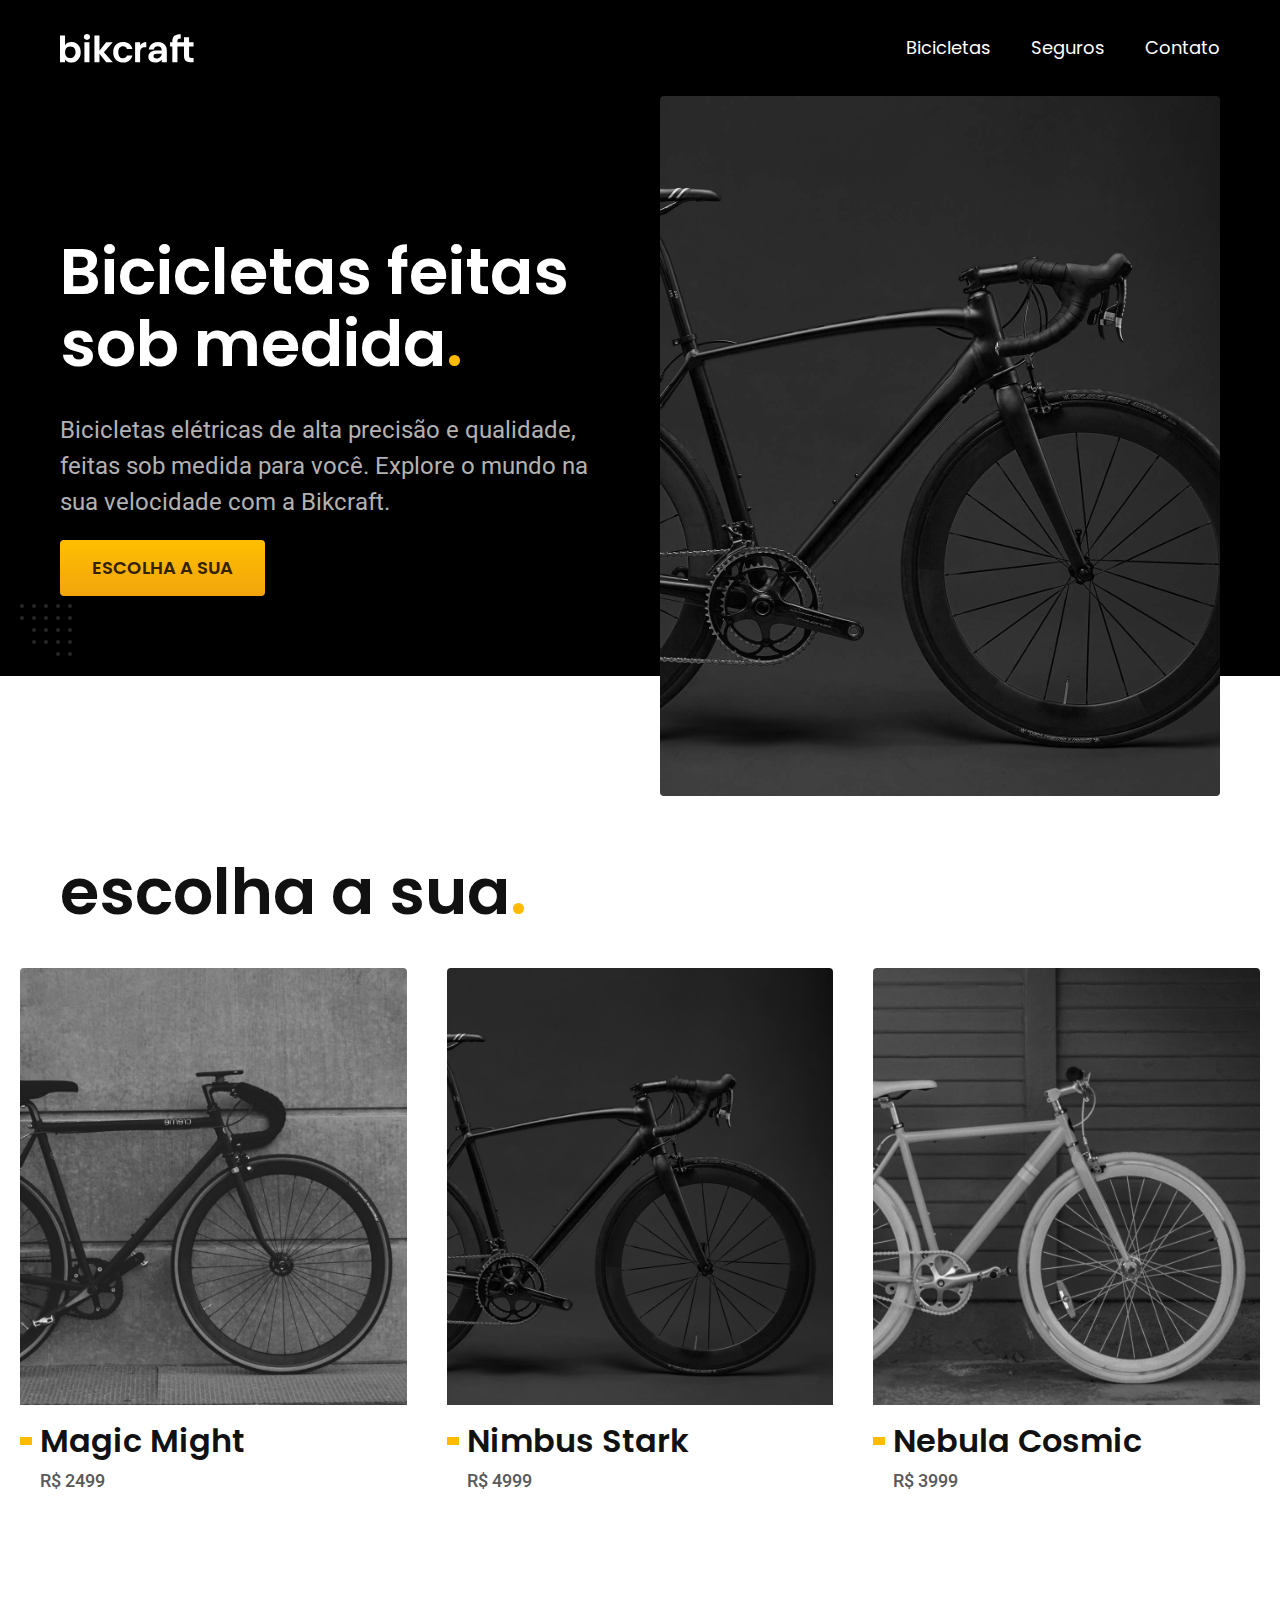
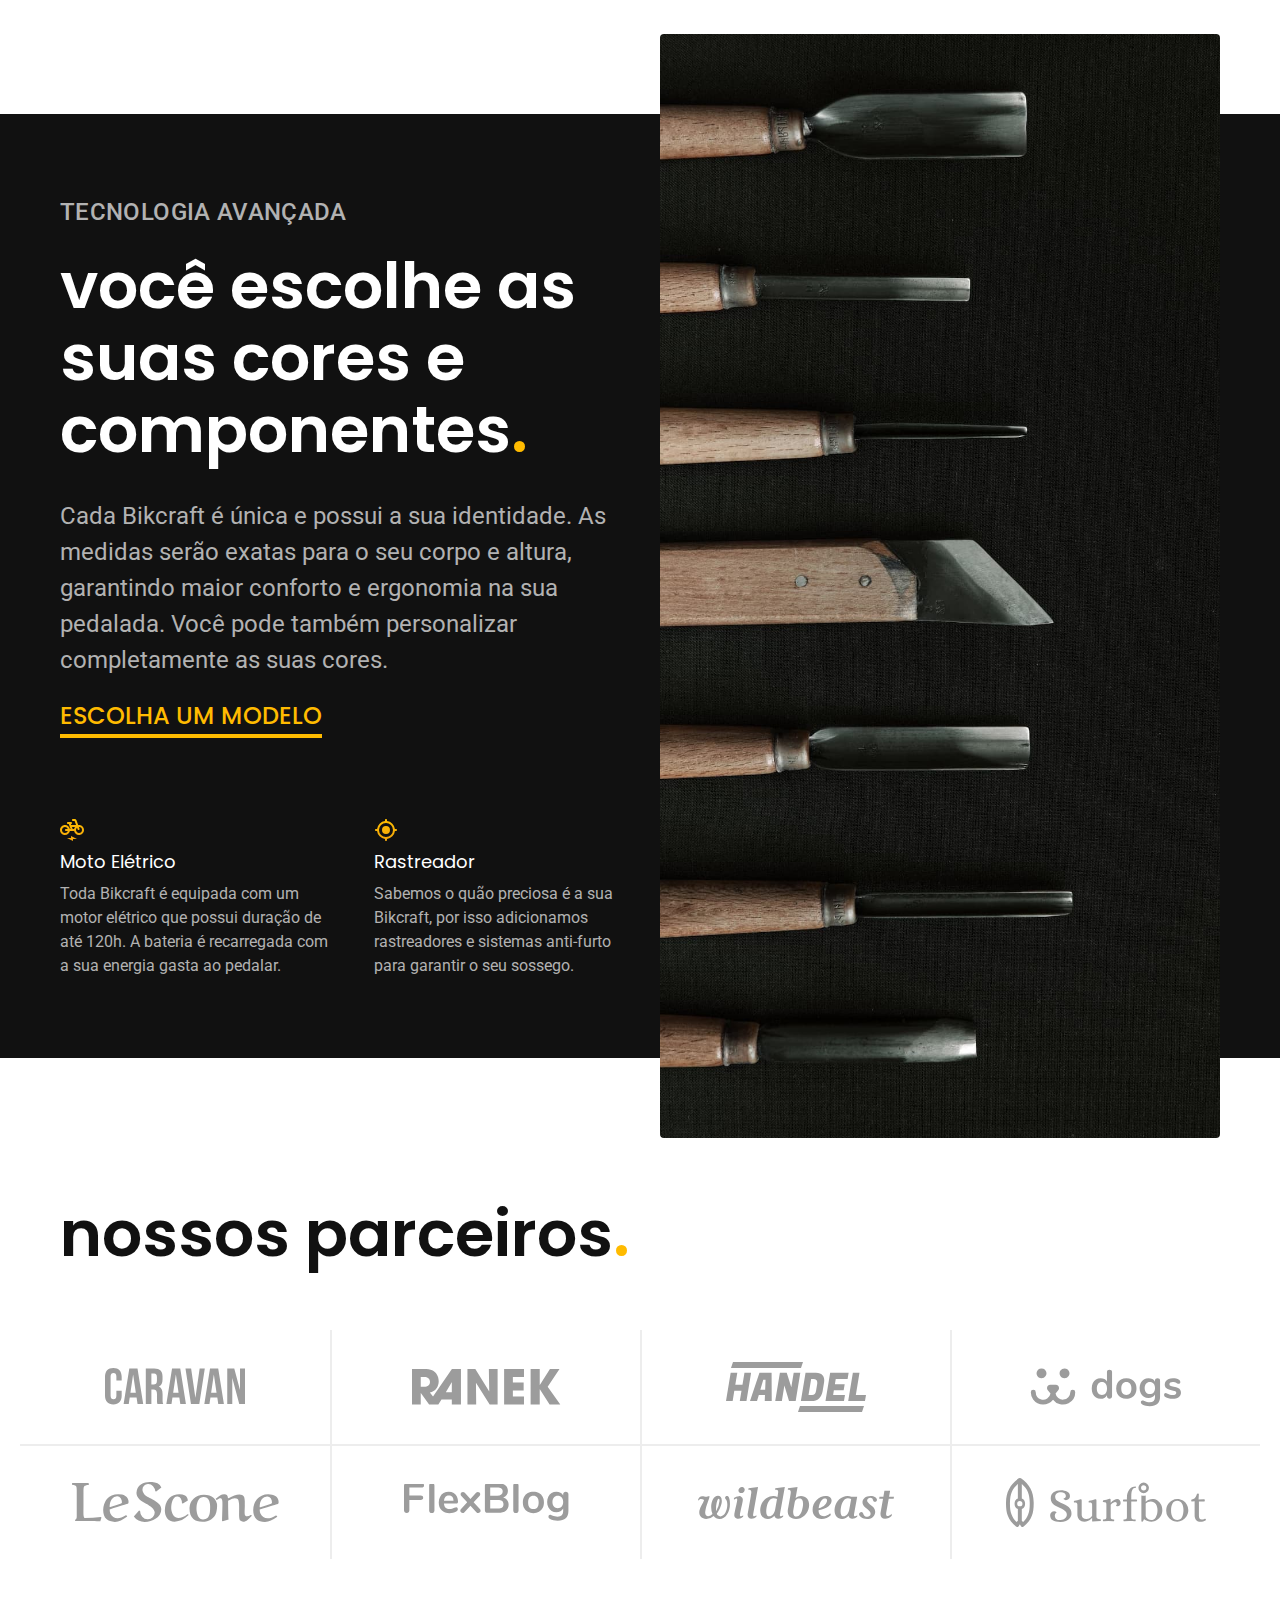
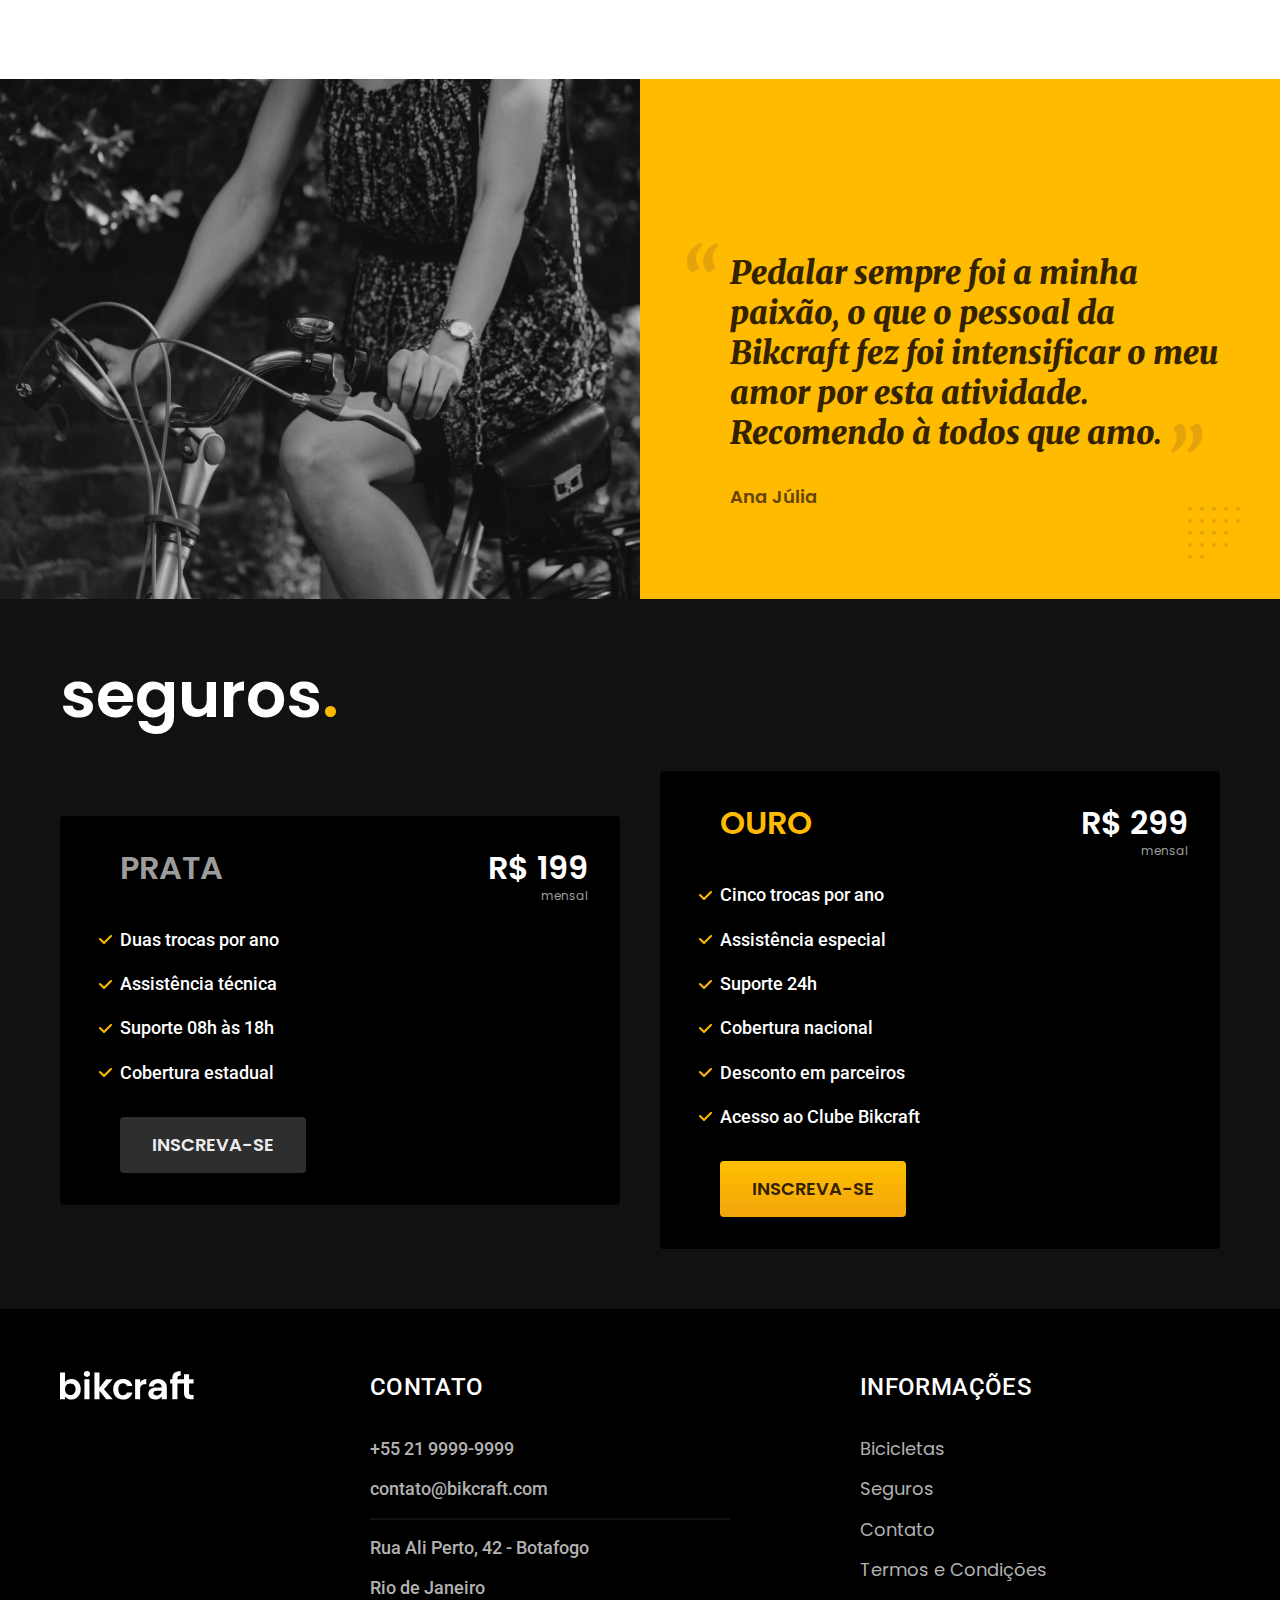
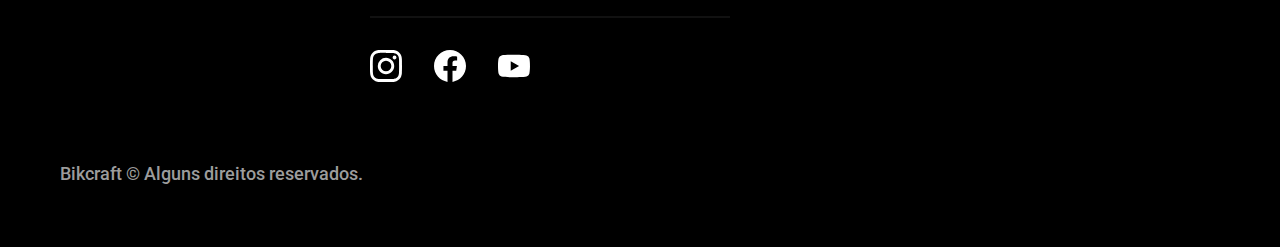
<file: index.html>
<!DOCTYPE html>
<html lang="pt-br">

<head>
    <meta charset="UTF-8">
    <meta name="viewport" content="width=device-width, initial-scale=1.0">

    <link rel="preload" href="./css/style.css">
    <link rel="stylesheet" href="./css/style.css">
    <link rel="preconnect" href="https://fonts.googleapis.com">
    <link rel="preconnect" href="https://fonts.gstatic.com" crossorigin>
    <link href="https://fonts.googleapis.com/css2?family=Poppins:wght@400;500;600&family=Roboto:wght@400;500&family=Merriweather:ital,wght@1,900&display=swap" rel="stylesheet">

    <title>Bikcraft - Bicicletas Elétricas</title>
    <meta name="description" content="Bicicletas elétricas de alta precisão e qualidade, feitas sob medida para o cliente. Explore o mundo na sua velocidade com a Bikcraft">
</head>

<body id="index">
    <header class="header-bg">
        <div class="header container">
            <a href="./">
                <img src="./img/bikcraft.svg" width="136" height="32" alt="Bikcraft">
            </a>
            
            <nav aria-label="primaria">
                <ul class="header-menu font-1-m cor-0">
                    <li><a href="./bicicletas.html">Bicicletas</a></li>
                    <li><a href="./seguros.html">Seguros</a></li>
                    <li><a href="./contato.html">Contato</a></li>
                </ul>
            </nav>
        </div>
    </header>

    <main class="introducao-bg">
        <div class="introducao container">
            <div class="introducao-conteudo">
                <h1 class="font-1-xxl cor-0">Bicicletas feitas sob medida<span class="cor-p1">.</span></h1>
                <p class="font-2-l cor-5">Bicicletas elétricas de alta precisão e qualidade, feitas sob medida para você. Explore o mundo na sua velocidade com a Bikcraft.</p>
                <a class="botao" href="./bicicletas.html">Escolha a sua</a>
            </div>
            <picture>
                <source media="(max-width: 800px)" srcset="./img/bicicletas/nimbus.jpg">
                <img src="./img/fotos/introducao.jpg" width="1280" height="1600" alt="Bicicleta elétrica preta.">
            </picture>
        </div>
    </main>

    <article class="bicicletas-lista">
        <h2 class="font-1-xxl container">escolha a sua<span class="cor-p1">.</span></h2>

        <ul>
            <li>
                <a href="./bicicletas/magic.html">
                    <img src="./img/bicicletas/magic-home.jpg" width="920" height="1040" alt="Bicicleta preta">
                    <h3 class="font-1-xl">Magic Might</h3>
                    <span class="font-2-m cor-8">R$ 2499</span>
                </a>
            </li>
            <li>
                <a href="./bicicletas/nimbus.html">
                    <img src="./img/bicicletas/nimbus-home.jpg" width="920" height="1040" alt="Bicicleta preta">
                    <h3 class="font-1-xl">Nimbus Stark</h3>
                    <span class="font-2-m cor-8">R$ 4999</span>
                </a>
            </li>
            <li>
                <a href="./bicicletas/nebula.html">
                    <img src="./img/bicicletas/nebula-home.jpg" width="920" height="1040" alt="Bicicleta branca">
                    <h3 class="font-1-xl">Nebula Cosmic</h3>
                    <span class="font-2-m cor-8">R$ 3999</span>
                </a>
            </li>
        </ul>
    </article>

    <article class="tecnologia-bg">
        <div class="tecnologia container">
            <div class="tecnologia-conteudo">
                <span class="font-2-l-b cor-5">Tecnologia Avançada</span>
                <h2 class="font-1-xxl cor-0">você escolhe as suas cores e componentes<span class="cor-p1">.</span></h2>
                <p class="font-2-l cor-5">Cada Bikcraft é única e possui a sua identidade. As medidas serão exatas para o seu corpo e altura, garantindo maior conforto e ergonomia na sua pedalada. Você pode também personalizar completamente as suas cores.</p>
                <a class="link" href="./bicicletas.html">Escolha um modelo</a>
                <div class="tecnologia-vantagens">
                    <div>
                        <img src="./img/icones/eletrica.svg" width="24" height="24px" alt="">
                        <h3 class="font-1-m cor-0">Moto Elétrico</h3>
                        <p class="font-2-s cor-5">Toda Bikcraft é equipada com um motor elétrico que possui duração de até 120h. A bateria é recarregada com a sua energia gasta ao pedalar.</p>
                    </div>
                    <div>
                        <img src="./img/icones/rastreador.svg" width="24" height="24px" alt="">
                        <h3 class="font-1-m cor-0">Rastreador</h3>
                        <p class="font-2-s cor-5">Sabemos o quão preciosa é a sua Bikcraft, por isso adicionamos rastreadores e sistemas anti-furto para garantir o seu sossego.</p>
                    </div>
                </div>
            </div>
            <div class="tecnologia-imagem">
                <img src="./img/fotos/tecnologia.jpg" width="1200" height="1920" alt="">
            </div>
        </div>
    </article>

    <section class="parceiros" aria-label="Nossos Parceiros">
        <h2 class="font-1-xxl container">nossos parceiros<span class="cor-p1">.</span></h2>

        <ul>
            <li><img src="./img/parceiros/caravan.svg" alt="Caravan" width="140" height="38"></li>
            <li><img src="./img/parceiros/ranek.svg" alt="Ranek" width="149" height="36"></li>
            <li><img src="./img/parceiros/handel.svg" alt="Handel" width="140" height="50"></li>
            <li><img src="./img/parceiros/dogs.svg" alt="Dogs" width="152" height="39"></li>
            <li><img src="./img/parceiros/lescone.svg" alt="LeScone" width="208" height="41"></li>
            <li><img src="./img/parceiros/flexblog.svg" alt="FlexBlog" width="165" height="38"></li>
            <li><img src="./img/parceiros/wildbeast.svg" alt="Wildbeast" width="196" height="34"></li>
            <li><img src="./img/parceiros/surfbot.svg" alt="Surfbot" width="200" height="49"></li>
        </ul>
    </section>

    <section class="depoimento" aria-label="Depoimento">
        <div>
            <img src="./img/fotos/depoimento.jpg" width="1560" height="1360" alt="Pessoa andando com uma bicicleta Bikcraft">
        </div>
        <div class="depoimento-conteudo">
            <blockquote class="font-1-xl cor-p5">
                <p>Pedalar sempre foi a minha paixão, o que o pessoal da Bikcraft fez foi intensificar o meu amor por esta atividade. Recomendo à todos que amo.</p>
            </blockquote>
            <span class="font-1-m-b cor-p4">Ana Júlia</span>
        </div>
    </section>

    <article class="seguros-bg">
        <div class="seguros container">
            <h2 class="font-1-xxl cor-0">seguros<span class="cor-p1">.</span></h2>
            <div class="seguros-item">
                <h3 class="font-1-xl cor-6">PRATA</h3>
                <span class="font-1-xl cor-0">R$ 199 <span class="font-1-xs cor-6">mensal</span></span>
                <ul class="font-2-m cor-0">
                    <li>Duas trocas por ano</li>
                    <li>Assistência técnica</li>
                    <li>Suporte 08h às 18h</li>
                    <li>Cobertura estadual</li>
                </ul>
                <a href="./orcamento.html" class="botao secundario">Inscreva-se</a>
            </div>

            <div class="seguros-item">
                <h3 class="font-1-xl cor-p1">OURO</h3>
                <span class="font-1-xl cor-0">R$ 299 <span class="font-1-xs cor-6">mensal</span></span>
                <ul class="font-2-m cor-0">
                    <li>Cinco trocas por ano</li>
                    <li>Assistência especial</li>
                    <li>Suporte 24h</li>
                    <li>Cobertura nacional</li>
                    <li>Desconto em parceiros</li>
                    <li>Acesso ao Clube Bikcraft</li>
                </ul>
                <a href="./orcamento.html" class="botao">Inscreva-se</a>
            </div>
        </div>
    </article>

    <footer class="footer-bg">
        <div class="footer container">
            <img src="./img/bikcraft.svg" width="136" height="32" alt="Bikcraft">
            <div class="footer-contato">
                <h3 class="font-2-l-b cor-0">Contato</h3>
                <ul class="font-2-m cor-5">
                    <li><a href="tel:+552199999999">+55 21 9999-9999</a></li>
                    <li><a href="mailto:contato@bikcraft.com">contato@bikcraft.com</a></li>
                    <li>Rua Ali Perto, 42 - Botafogo</li>
                    <li>Rio de Janeiro</li>
                </ul>
                <div class="footer-redes">
                    <a href="./">
                        <img src="./img/redes/instagram.svg" width="32" height="32" alt="Instagram">
                    </a>
                    <a href="./">
                        <img src="./img/redes/facebook.svg" width="32" height="32" alt="Facebook">
                    </a>
                    <a href="./">
                        <img src="./img/redes/youtube.svg" width="32" height="32" alt="Youtube">
                    </a>
                </div>
            </div>
            <div class="footer-informacoes">
                <h3 class="font-2-l-b cor-0">Informações</h3>
                <nav>
                    <ul class="font-1-m cor-5">
                        <li>
                            <li><a href="./bicicletas.html">Bicicletas</a></li>
                            <li><a href="./seguros.html">Seguros</a></li>
                            <li><a href="./contato.html">Contato</a></li>
                            <li><a href="./termos.html">Termos e Condições</a></li>
                        </li>
                    </ul>
                </nav>
            </div>
            <p class="footer-copy font-2-m cor-6">Bikcraft © Alguns direitos reservados.</p>
        </div>
    </footer>
</body>

</html>
</file>
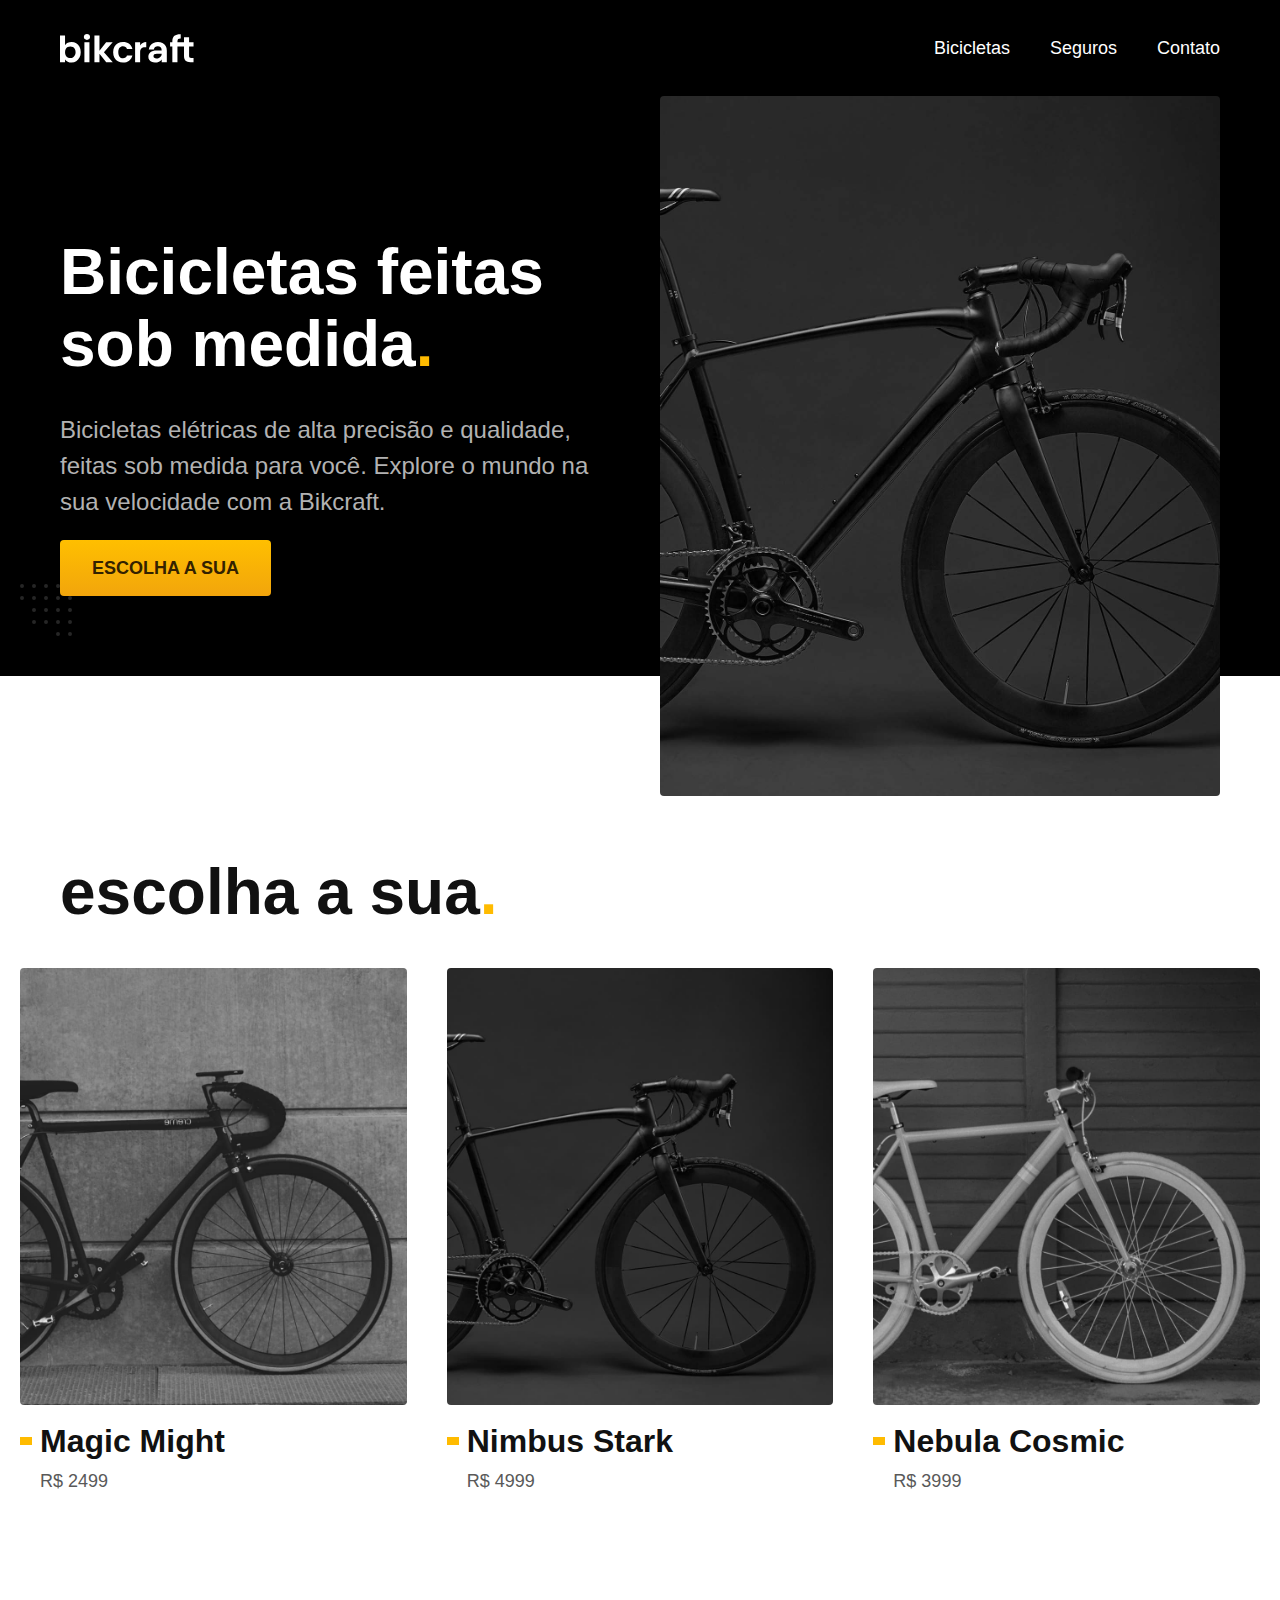
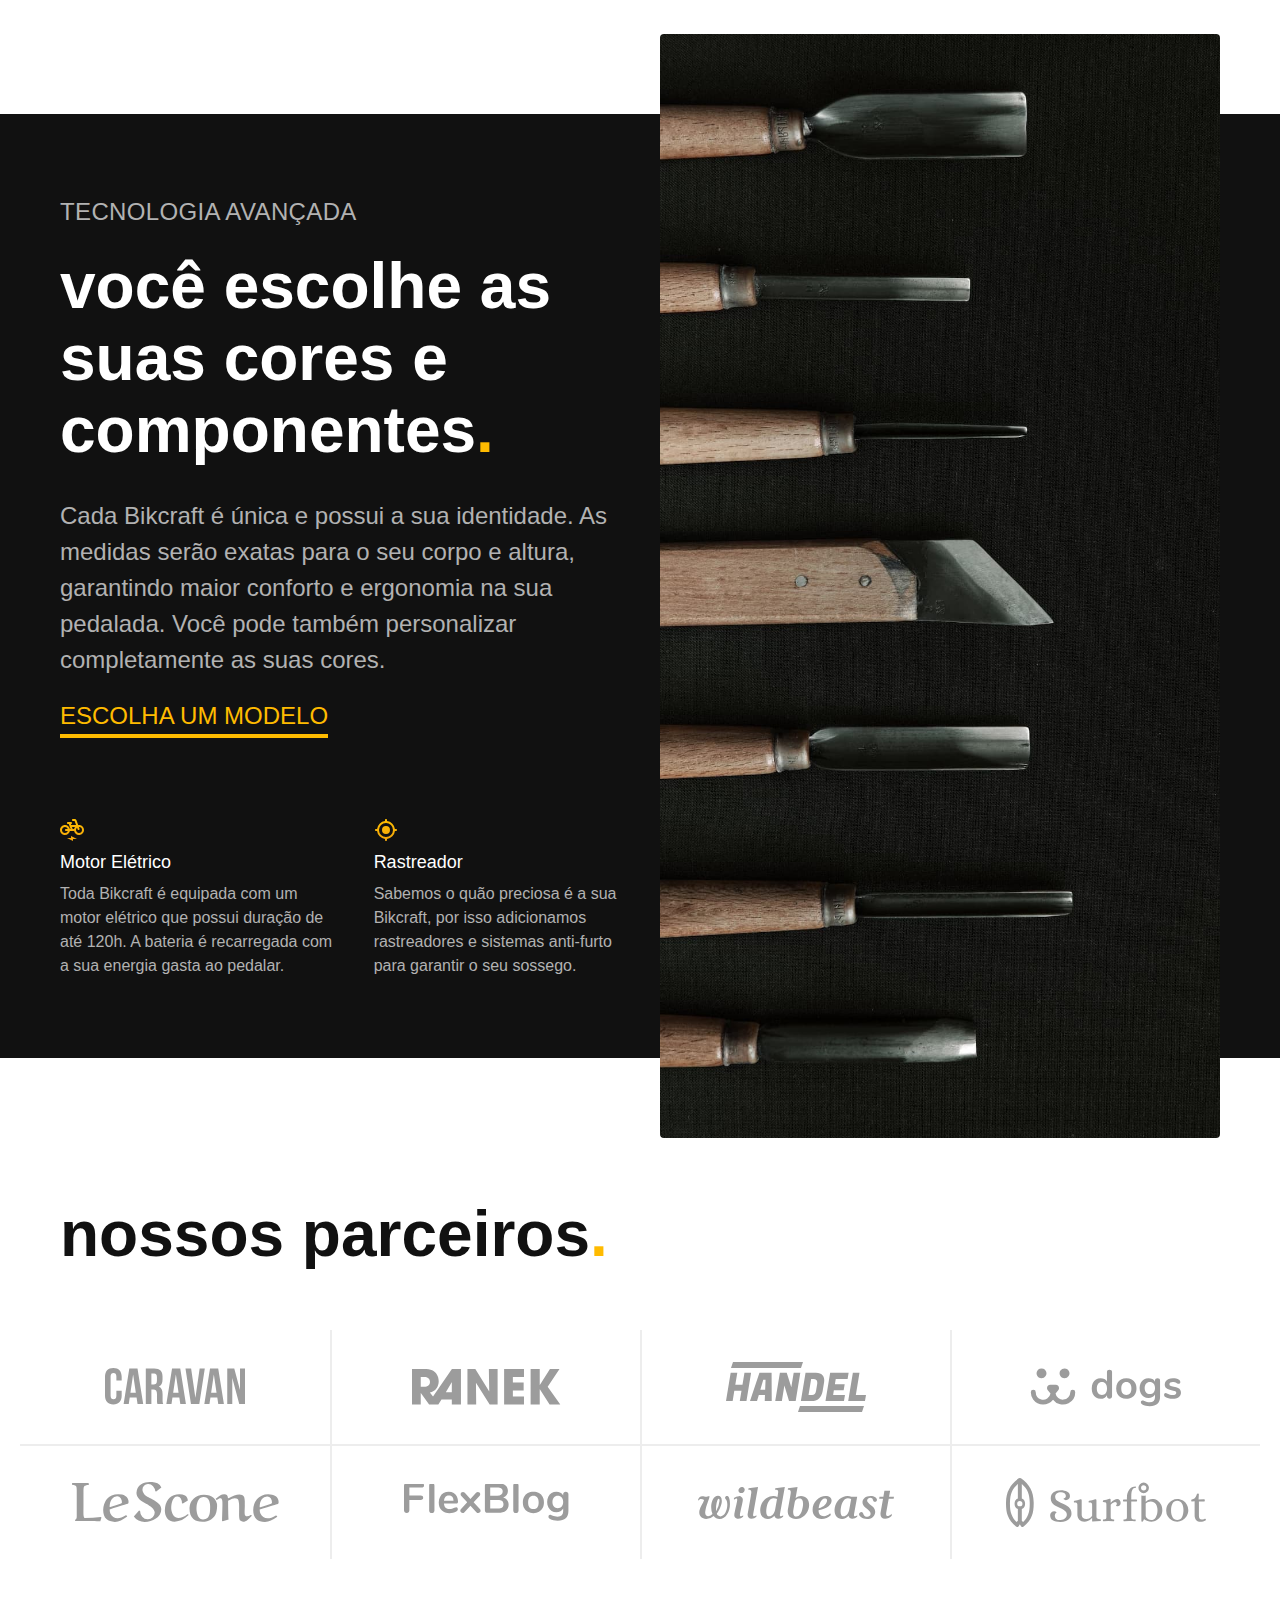
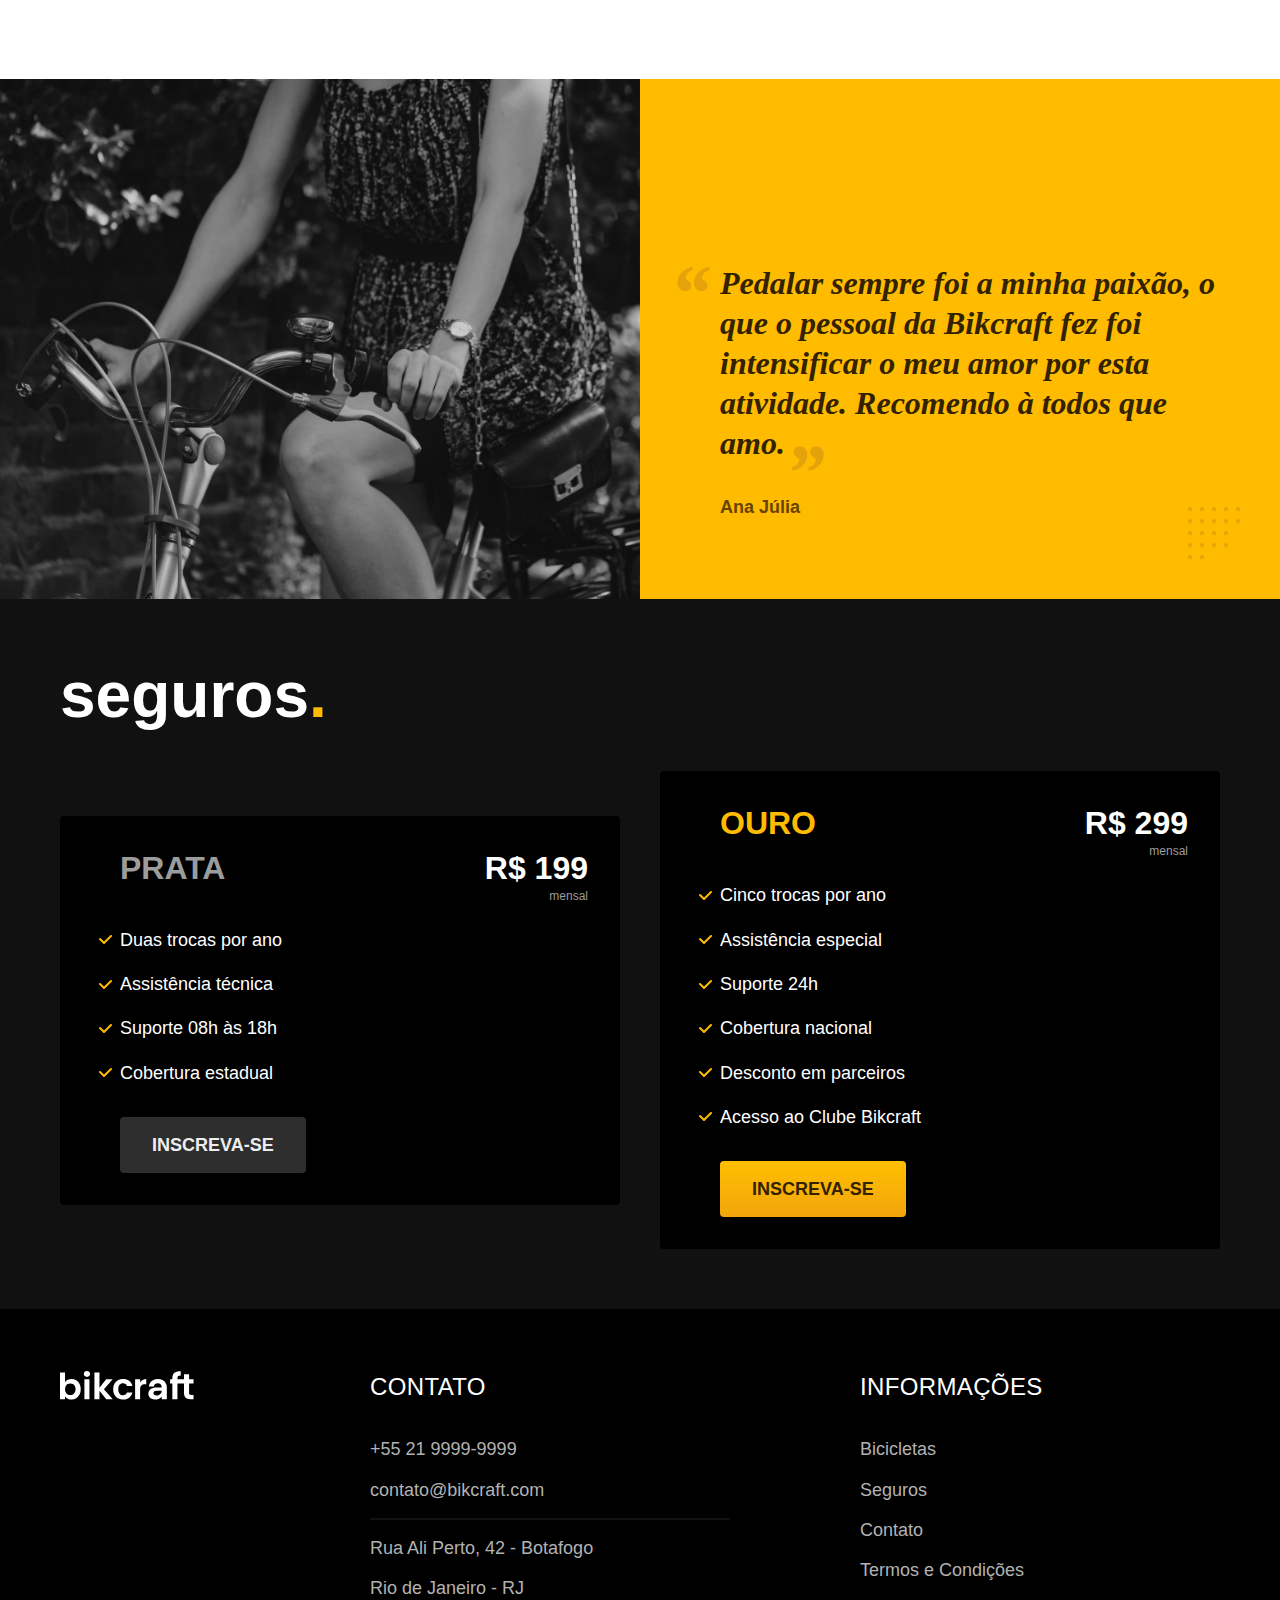
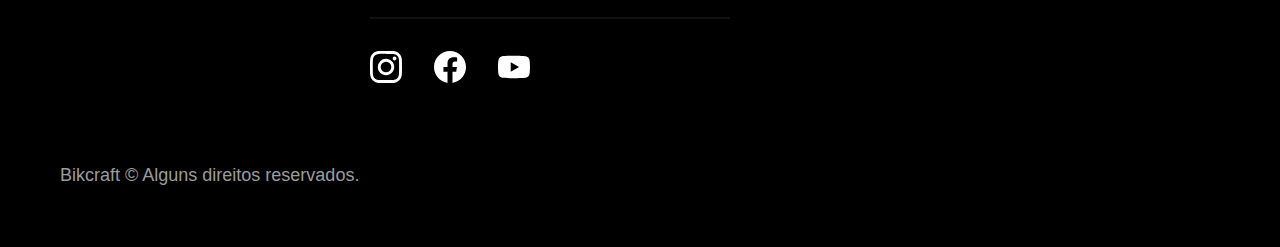
<file: bikcraft/index.html>
<!DOCTYPE html>
<html lang="pt-br">

<head>
  <meta charset="UTF-8">
  <meta name="viewport" content="width=device-width, initial-scale=1.0">

  <title>Bikcraft - Bicicletas Elétricas</title>
  <meta name="description" content="Bicicletas elétricas de alta precisão e qualidade, feitas sob medida para o cliente. Explore o mundo na sua velocidade com a Bikcraft.">

  <link rel="preload" href="./css/style.css" as="style">
      <link rel="preload" href="./css/style.css">
    <link rel="stylesheet" href="./css/style.css"></head>

<body>
  <header class="header-bg">
    <div class="header container">
      <a href="./">
        <img src="./img/bikcraft.svg" width="136" height="32" alt="Bikcraft">
      </a>

      <nav aria-label="primaria">
        <ul class="header-menu font-1-m cor-0">
          <li><a href="./bicicletas.html">Bicicletas</a></li>
          <li><a href="./seguros.html">Seguros</a></li>
          <li><a href="./contato.html">Contato</a></li>
        </ul>
      </nav>
    </div>
  </header>

  <main class="introducao-bg">
    <div class="introducao container">
      <div class="introducao-conteudo">
        <h1 class="font-1-xxl cor-0">Bicicletas feitas sob medida<span class="cor-p1">.</span></h1>
        <p class="font-2-l cor-5">Bicicletas elétricas de alta precisão e qualidade, feitas sob medida para você. Explore o mundo na sua velocidade com a Bikcraft.</p>
        <a class="botao" href="./bicicletas.html">Escolha a sua</a>
      </div>
      <picture>
        <source media="(max-width: 800px)" srcset="./img/bicicletas/nimbus.jpg">
        <img src="./img/fotos/introducao.jpg" width="1280" height="1600" alt="Bicicleta elétrica preta.">
      </picture>
    </div>
  </main>

  <article class="bicicletas-lista">
    <h2 class="container font-1-xxl">escolha a sua<span class="cor-p1">.</span></h2>

    <ul>
      <li>
        <a href="./bicicletas/magic.html">
          <img src="./img/bicicletas/magic-home.jpg" alt="Bicicleta preta" width="920" height="1040">
          <h3 class="font-1-xl">Magic Might</h3>
          <span class="font-2-m cor-8">R$ 2499</span>
        </a>
      </li>
      <li>
        <a href="./bicicletas/nimbus.html">
          <img src="./img/bicicletas/nimbus-home.jpg" alt="Bicicleta preta" width="920" height="1040">
          <h3 class="font-1-xl">Nimbus Stark</h3>
          <span class="font-2-m cor-8">R$ 4999</span>
        </a>
      </li>
      <li>
        <a href="./bicicletas/nebula.html">
          <img src="./img/bicicletas/nebula-home.jpg" alt="Bicicleta preta" width="920" height="1040">
          <h3 class="font-1-xl">Nebula Cosmic</h3>
          <span class="font-2-m cor-8">R$ 3999</span>
        </a>
      </li>
    </ul>
  </article>

  <article class="tecnologia-bg">
    <div class="tecnologia container">
      <div class="tecnologia-conteudo">
        <span class="font-2-l-b cor-5">Tecnologia Avançada</span>
        <h2 class="font-1-xxl cor-0">você escolhe as suas cores e componentes<span class="cor-p1">.</span></h2>
        <p class="font-2-l cor-5">Cada Bikcraft é única e possui a sua identidade. As medidas serão exatas para o seu corpo e altura, garantindo maior conforto e ergonomia na sua pedalada. Você pode também personalizar completamente as suas cores.</p>
        <a class="link" href="./bicicletas.html">Escolha um modelo</a>
        <div class="tecnologia-vantagens">
          <div>
            <img src="./img/icones/eletrica.svg" width="24" height="24" alt="">
            <h3 class="font-1-m cor-0">Motor Elétrico</h3>
            <p class="font-2-s cor-5">Toda Bikcraft é equipada com um motor elétrico que possui duração de até 120h. A bateria é recarregada com a sua energia gasta ao pedalar.</p>
          </div>
          <div>
            <img src="./img/icones/rastreador.svg" width="24" height="24" alt="">
            <h3 class="font-1-m cor-0">Rastreador</h3>
            <p class="font-2-s cor-5">Sabemos o quão preciosa é a sua Bikcraft, por isso adicionamos rastreadores e sistemas anti-furto para garantir o seu sossego.</p>
          </div>
        </div>
      </div>
      <div class="tecnologia-imagem">
        <img src="./img/fotos/tecnologia.jpg" width="1200" height="1920" alt="">
      </div>
    </div>
  </article>

  <section class="parceiros" aria-label="Nossos Parceiros">
    <h2 class="container font-1-xxl">nossos parceiros<span class="cor-p1">.</span></h2>

    <ul>
      <li><img src="./img/parceiros/caravan.svg" alt="Caravan" width="140" height="38"></li>
      <li><img src="./img/parceiros/ranek.svg" alt="Ranek" width="149" height="36"></li>
      <li><img src="./img/parceiros/handel.svg" alt="Handel" width="140" height="50"></li>
      <li><img src="./img/parceiros/dogs.svg" alt="Dogs" width="152" height="39"></li>
      <li><img src="./img/parceiros/lescone.svg" alt="LeScone" width="208" height="41"></li>
      <li><img src="./img/parceiros/flexblog.svg" alt="FlexBlog" width="165" height="38"></li>
      <li><img src="./img/parceiros/wildbeast.svg" alt="Wildbeast" width="196" height="34"></li>
      <li><img src="./img/parceiros/surfbot.svg" alt="Surfbot" width="200" height="49"></li>
    </ul>
  </section>

  <section class="depoimento" aria-label="Depoimento">
    <div>
      <img src="./img/fotos/depoimento.jpg" width="1560" height="1360" alt="Pessoa pedalando uma bicicleta Bikcraft">
    </div>
    <div class="depoimento-conteudo">
      <blockquote class="font-1-xl cor-p5">
        <p>Pedalar sempre foi a minha paixão, o que o pessoal da Bikcraft fez foi intensificar o meu amor por esta atividade. Recomendo à todos que amo.</p>
      </blockquote>
      <span class="font-1-m-b cor-p4">Ana Júlia</span>
    </div>
  </section>

  <article class="seguros-bg">
    <div class="seguros container">
      <h2 class="font-1-xxl cor-0">seguros<span class="cor-p1">.</span></h2>
      <div class="seguros-item">
        <h3 class="font-1-xl cor-6">PRATA</h3>
        <span class="font-1-xl cor-0">R$ 199 <span class="font-1-xs cor-6">mensal</span></span>
        <ul class="font-2-m cor-0">
          <li>Duas trocas por ano</li>
          <li>Assistência técnica</li>
          <li>Suporte 08h às 18h</li>
          <li>Cobertura estadual</li>
        </ul>
        <a class="botao secundario" href="./orcamento.html">Inscreva-se</a>
      </div>

      <div class="seguros-item">
        <h3 class="font-1-xl cor-p1">OURO</h3>
        <span class="font-1-xl cor-0">R$ 299 <span class="font-1-xs cor-6">mensal</span></span>
        <ul class="font-2-m cor-0">
          <li>Cinco trocas por ano</li>
          <li>Assistência especial</li>
          <li>Suporte 24h</li>
          <li>Cobertura nacional</li>
          <li>Desconto em parceiros</li>
          <li>Acesso ao Clube Bikcraft</li>
        </ul>
        <a class="botao" href="./orcamento.html">Inscreva-se</a>
      </div>
    </div>
  </article>

  <footer class="footer-bg">
    <div class="footer container">
      <img src="./img/bikcraft.svg" width="136" height="32" alt="Bikcraft">
      <div class="footer-contato">
        <h3 class="font-2-l-b cor-0">Contato</h3>
        <ul class="font-2-m cor-5">
          <li><a href="tel:+552199999999">+55 21 9999-9999</a></li>
          <li><a href="mailto:contato@bikcraft.com">contato@bikcraft.com</a></li>
          <li>Rua Ali Perto, 42 - Botafogo</li>
          <li>Rio de Janeiro - RJ</li>
        </ul>
        <div class="footer-redes">
          <a href="./">
            <img src="./img/redes/instagram.svg" width="32" height="32" alt="Instagram">
          </a>
          <a href="./">
            <img src="./img/redes/facebook.svg" width="32" height="32" alt="Facebook">
          </a>
          <a href="./">
            <img src="./img/redes/youtube.svg" width="32" height="32" alt="Youtube">
          </a>
        </div>
      </div>
      <div class="footer-informacoes">
        <h3 class="font-2-l-b cor-0">Informações</h3>
        <nav>
          <ul class="font-1-m cor-5">
            <li><a href="./bicicletas.html">Bicicletas</a></li>
            <li><a href="./seguros.html">Seguros</a></li>
            <li><a href="./contato.html">Contato</a></li>
            <li><a href="./termos.html">Termos e Condições</a></li>
          </ul>
        </nav>
      </div>
      <p class="footer-copy font-2-m cor-6">Bikcraft © Alguns direitos reservados.</p>
    </div>
  </footer>
</body>

</html>
</file>
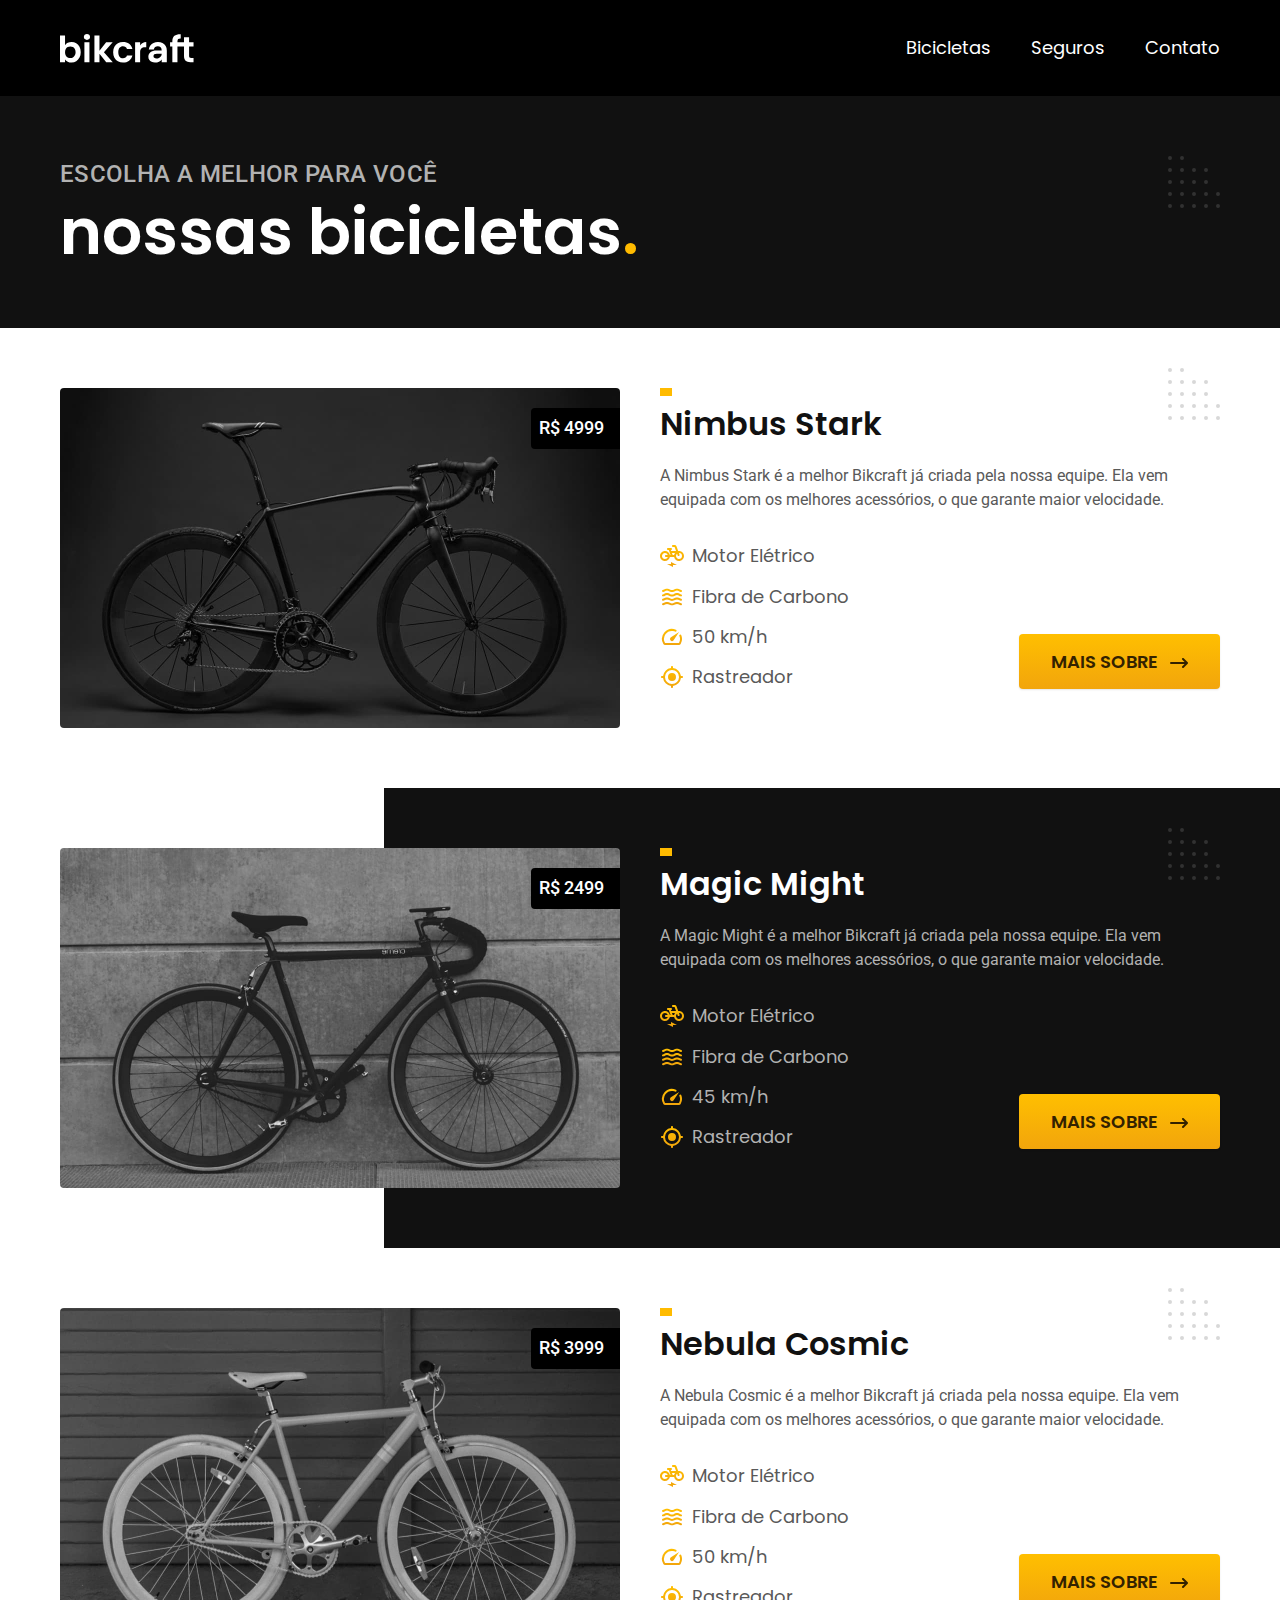
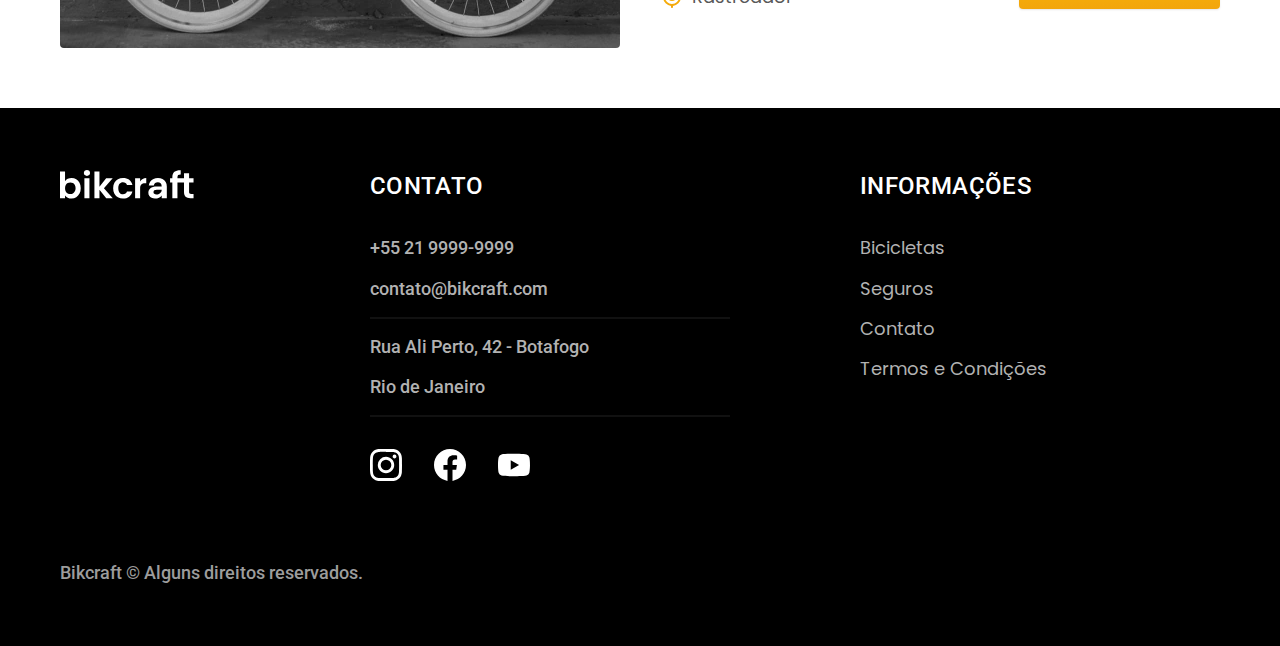
<file: bicicletas.html>
<!DOCTYPE html>
<html lang="pt-br">

<head>
    <meta charset="UTF-8">
    <meta name="viewport" content="width=device-width, initial-scale=1.0">
        <link rel="preload" href="./css/style.css">
    <link rel="stylesheet" href="./css/style.css">
    <link rel="preconnect" href="https://fonts.googleapis.com">
    <link rel="preconnect" href="https://fonts.gstatic.com" crossorigin>
    <link href="https://fonts.googleapis.com/css2?family=Poppins:wght@400;500;600&family=Roboto:wght@400;500&family=Merriweather:ital,wght@1,900&display=swap" rel="stylesheet">

    <title>Bicicletas | Bikcraft</title>
    <meta name="description" content="Bicicletas">
</head>

<body id="bicicletas">
    <header class="header-bg">
        <div class="header container">
            <a href="./">
                <img src="./img/bikcraft.svg" alt="Bikcraft">
            </a>
            
            <nav aria-label="primaria">
                <ul class="header-menu font-1-m cor-0">
                    <li><a href="./bicicletas.html">Bicicletas</a></li>
                    <li><a href="./seguros.html">Seguros</a></li>
                    <li><a href="./contato.html">Contato</a></li>
                </ul>
            </nav>
        </div>
    </header>

    <main>
        <div class="titulo-bg">
            <div class="titulo container">
                <p class="font-2-l-b cor-5">Escolha a melhor para você</p>
                <h1 class="font-1-xxl cor-0">nossas bicicletas<span class="cor-p1">.</span></h1>
            </div>
        </div>

        <div class="bicicletas container">
            <div class="bicicletas-imagem">
                <img src="./img/bicicletas/nimbus.jpg" alt="Bicicleta preta ">
                <span class="font-2-m cor-0">R$ 4999</span>
            </div>
            <div class="bicicletas-conteudo">
                <h2 class="font-1-xl">Nimbus Stark</h2>
                <p class="font-2-s cor-8">A Nimbus Stark é a melhor Bikcraft já criada pela nossa equipe. Ela vem equipada com os melhores acessórios, o que garante maior velocidade.</p>
                <ul class="font-1-m cor-8">
                    <li>
                        <img src="./img/icones/eletrica.svg" alt="">
                        Motor Elétrico
                    </li>
                    <li>
                        <img src="./img/icones/carbono.svg" alt="">
                        Fibra de Carbono
                    </li>
                    <li>
                        <img src="./img/icones/velocidade.svg" alt="">
                        50 km/h
                    </li>
                    <li>
                        <img src="./img/icones/rastreador.svg" alt="">
                        Rastreador
                    </li>
                </ul>
                <a href="./bicicletas/nimbus.html" class="botao seta">Mais Sobre</a>
            </div>
        </div>

        <div class="bicicletas-bg">
            <div class="bicicletas container">
                <div class="bicicletas-imagem">
                    <img src="./img/bicicletas/magic.jpg" alt="Bicicleta preta ">
                    <span class="font-2-m cor-0">R$ 2499</span>
                </div>
                <div class="bicicletas-conteudo">
                    <h2 class="font-1-xl cor-0">Magic Might</h2>
                    <p class="font-2-s cor-5">A Magic Might é a melhor Bikcraft já criada pela nossa equipe. Ela vem equipada com os melhores acessórios, o que garante maior velocidade.</p>
                    <ul class="font-1-m cor-5">
                        <li>
                            <img src="./img/icones/eletrica.svg" alt="">
                            Motor Elétrico
                        </li>
                        <li>
                            <img src="./img/icones/carbono.svg" alt="">
                            Fibra de Carbono
                        </li>
                        <li>
                            <img src="./img/icones/velocidade.svg" alt="">
                            45 km/h
                        </li>
                        <li>
                            <img src="./img/icones/rastreador.svg" alt="">
                            Rastreador
                        </li>
                    </ul>
                    <a href="./bicicletas/magic.html" class="botao seta">Mais Sobre</a>
                </div>
            </div>
        </div>

        <div class="bicicletas container">
            <div class="bicicletas-imagem">
                <img src="./img/bicicletas/nebula.jpg" alt="Bicicleta preta ">
                <span class="font-2-m cor-0">R$ 3999</span>
            </div>
            <div class="bicicletas-conteudo">
                <h2 class="font-1-xl">Nebula Cosmic</h2>
                <p class="font-2-s cor-8">A Nebula Cosmic é a melhor Bikcraft já criada pela nossa equipe. Ela vem equipada com os melhores acessórios, o que garante maior velocidade.</p>
                <ul class="font-1-m cor-8">
                    <li>
                        <img src="./img/icones/eletrica.svg" alt="">
                        Motor Elétrico
                    </li>
                    <li>
                        <img src="./img/icones/carbono.svg" alt="">
                        Fibra de Carbono
                    </li>
                    <li>
                        <img src="./img/icones/velocidade.svg" alt="">
                        50 km/h
                    </li>
                    <li>
                        <img src="./img/icones/rastreador.svg" alt="">
                        Rastreador
                    </li>
                </ul>
                <a href="./bicicletas/nebula.html" class="botao seta">Mais Sobre</a>
            </div>
        </div>
        
    </main>

    <footer class="footer-bg">
        <div class="footer container">
            <img src="./img/bikcraft.svg" alt="Bikcraft">
            <div class="footer-contato">
                <h3 class="font-2-l-b cor-0">Contato</h3>
                <ul class="font-2-m cor-5">
                    <li><a href="tel:+552199999999">+55 21 9999-9999</a></li>
                    <li><a href="mailto:contato@bikcraft.com">contato@bikcraft.com</a></li>
                    <li>Rua Ali Perto, 42 - Botafogo</li>
                    <li>Rio de Janeiro</li>
                </ul>
                <div class="footer-redes">
                    <a href="./">
                        <img src="./img/redes/instagram.svg" alt="Instagram">
                    </a>
                    <a href="./">
                        <img src="./img/redes/facebook.svg" alt="Facebook">
                    </a>
                    <a href="./">
                        <img src="./img/redes/youtube.svg" alt="Youtube">
                    </a>
                </div>
            </div>
            <div class="footer-informacoes">
                <h3 class="font-2-l-b cor-0">Informações</h3>
                <nav>
                    <ul class="font-1-m cor-5">
                        <li>
                            <li><a href="./bicicletas.html">Bicicletas</a></li>
                            <li><a href="./seguros.html">Seguros</a></li>
                            <li><a href="./contato.html">Contato</a></li>
                            <li><a href="./termos.html">Termos e Condições</a></li>
                        </li>
                    </ul>
                </nav>
            </div>
            <p class="footer-copy font-2-m cor-6">Bikcraft © Alguns direitos reservados.</p>
        </div>
    </footer>
</body>

</html>
</file>
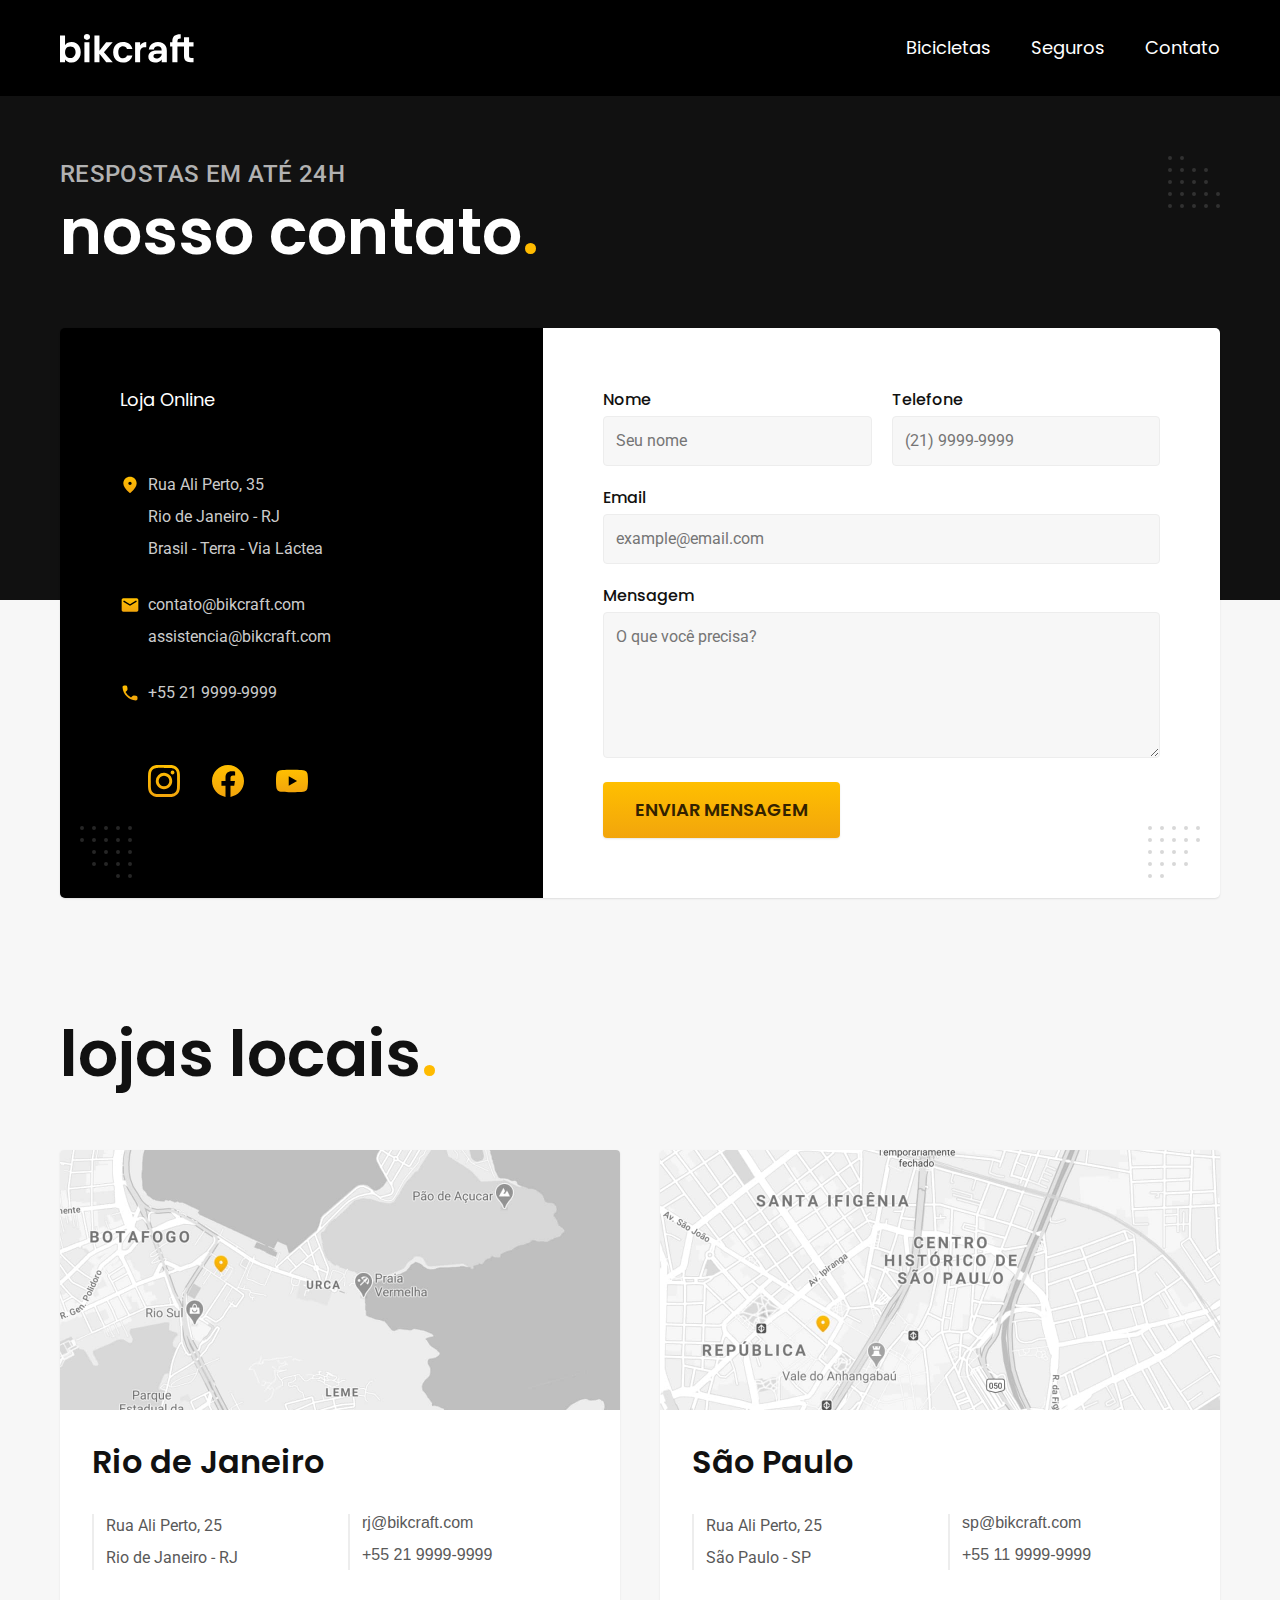
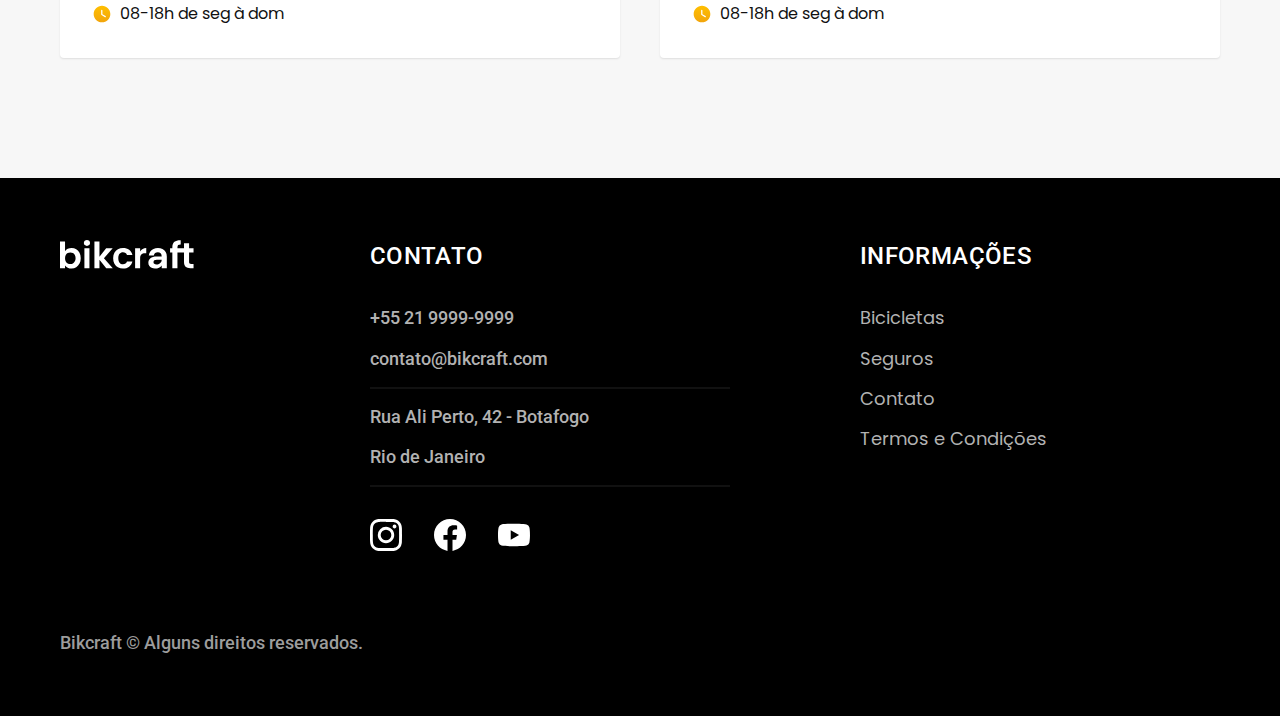
<file: contato.html>
<!DOCTYPE html>
<html lang="pt-br">

<head>
    <meta charset="UTF-8">
    <meta name="viewport" content="width=device-width, initial-scale=1.0">
        <link rel="preload" href="./css/style.css">
    <link rel="stylesheet" href="./css/style.css">
    <link rel="preconnect" href="https://fonts.googleapis.com">
    <link rel="preconnect" href="https://fonts.gstatic.com" crossorigin>
    <link href="https://fonts.googleapis.com/css2?family=Poppins:wght@400;500;600&family=Roboto:wght@400;500&family=Merriweather:ital,wght@1,900&display=swap" rel="stylesheet">

    <title>Contato | Bikcraft</title>
    <meta name="description" content="Termos e Condições.">
</head>

<body id="contato">
    <header class="header-bg">
        <div class="header container">
            <a href="./">
                <img src="./img/bikcraft.svg" alt="Bikcraft">
            </a>
            
            <nav aria-label="primaria">
                <ul class="header-menu font-1-m cor-0">
                    <li><a href="./bicicletas.html">Bicicletas</a></li>
                    <li><a href="./seguros.html">Seguros</a></li>
                    <li><a href="./contato.html">Contato</a></li>
                </ul>
            </nav>
        </div>
    </header>

    <main>
        <div class="titulo-bg">
            <div class="titulo container">
                <p class="font-2-l-b cor-5">Respostas em até 24h</p>
                <h1 class="font-1-xxl cor-0">nosso contato<span class="cor-p1">.</span></h1>
            </div>
        </div>

        <div class="contato container">
            <section class="contato-dados" aria-label="Endereço">
                <h2 class="font-1-m cor-0">Loja Online</h2>
                <div class="contato-endereco font-2-s cor-4">
                    <p>Rua Ali Perto, 35</p>
                    <p>Rio de Janeiro - RJ</p>
                    <p>Brasil - Terra - Via Láctea</p>
                </div>
                <address class="contato-meios font-2-s cor-4">
                    <a href="mailto:contato@bikcraft.com">contato@bikcraft.com</a>
                    <a href="mailto:assistencia@bikcraft.com">assistencia@bikcraft.com</a>
                    <a href="tel:+552199999999">+55 21 9999-9999</a>
                </address>
                <div class="contato-redes">
                    <a href="./">
                        <img src="./img/redes/instagram-p.svg" alt="Instagram">
                    </a>
                    <a href="./">
                        <img src="./img/redes/facebook-p.svg" alt="Facebook">
                    </a>
                    <a href="./">
                        <img src="./img/redes/youtube-p.svg" alt="Youtube">
                    </a>
                </div>
            </section>
            <section class="contato-formulario">
                <form action="./contato.html" class="form">
                    <div>
                        <label for="nome">Nome</label>
                        <input type="text" id="nome" name="nome" placeholder="Seu nome">
                    </div>
                    <div>
                        <label for="telefone">Telefone</label>
                        <input type="text" id="telefone" name="telefone" placeholder="(21) 9999-9999">
                    </div>
                    <div class="col-2">
                        <label for="email">Email</label>
                        <input type="email" id="email" name="email" placeholder="example@email.com">
                    </div>
                    <div class="col-2">
                        <label for="mensagem">Mensagem</label>
                        <textarea rows="5" name="mensagem" id="mensagem" placeholder="O que você precisa?"></textarea>
                    </div>
                    <button class="botao col-2">Enviar Mensagem</button>
                </form>
            </section>
        </div>
    </main>

    <article class="lojas container">
        <h2 class="font-1-xxl">lojas locais<span class="cor-p1">.</span></h2>
        <div class="lojas-item">
            <img src="./img/lojas/rj.jpg" alt="mapa marcando o endereço em Rua Ali Perto, 24 - Rio de Janeiro - RJ">
            <div class="lojas-conteudo">
                <h3 class="font-1-xl">Rio de Janeiro</h3>
                <div class="lojas-dados font-2-s cor-8">
                    <p>Rua Ali Perto, 25</p>
                    <p>Rio de Janeiro - RJ</p>
                </div>
                <div class="lojas-dados cor-8">
                    <a href="mailto:rj@bikcraft.com">rj@bikcraft.com</a>
                    <a href="tel:+552199999999">+55 21 9999-9999</a></li>
                </div>
                <p class="font-1-s lojas-tempo"><img src="./img/icones/horario.svg" alt="">08-18h de seg à dom</p>
            </div>
        </div>

        <div class="lojas-item">
            <img src="./img/lojas/sp.jpg" alt="mapa marcando o endereço em Rua Ali Perto, 24 - São Paulo - SP">
            <div class="lojas-conteudo">
                <h3 class="font-1-xl">São Paulo</h3>
                <div class="lojas-dados font-2-s cor-8">
                    <p>Rua Ali Perto, 25</p>
                    <p>São Paulo - SP</p>
                </div>
                <div class="lojas-dados cor-8">
                    <a href="mailto:sp@bikcraft.com">sp@bikcraft.com</a>
                    <a href="tel:+552199999999">+55 11 9999-9999</a></li>
                </div>
                <p class="font-1-s lojas-tempo"><img src="./img/icones/horario.svg" alt="">08-18h de seg à dom</p>
            </div>
        </div>
    </article>

    <footer class="footer-bg">
        <div class="footer container">
            <img src="./img/bikcraft.svg" alt="Bikcraft">
            <div class="footer-contato">
                <h3 class="font-2-l-b cor-0">Contato</h3>
                <ul class="font-2-m cor-5">
                    <li><a href="tel:+552199999999">+55 21 9999-9999</a></li>
                    <li><a href="mailto:contato@bikcraft.com">contato@bikcraft.com</a></li>
                    <li>Rua Ali Perto, 42 - Botafogo</li>
                    <li>Rio de Janeiro</li>
                </ul>
                <div class="footer-redes">
                    <a href="./">
                        <img src="./img/redes/instagram.svg" alt="Instagram">
                    </a>
                    <a href="./">
                        <img src="./img/redes/facebook.svg" alt="Facebook">
                    </a>
                    <a href="./">
                        <img src="./img/redes/youtube.svg" alt="Youtube">
                    </a>
                </div>
            </div>
            <div class="footer-informacoes">
                <h3 class="font-2-l-b cor-0">Informações</h3>
                <nav>
                    <ul class="font-1-m cor-5">
                        <li>
                            <li><a href="./bicicletas.html">Bicicletas</a></li>
                            <li><a href="./seguros.html">Seguros</a></li>
                            <li><a href="./contato.html">Contato</a></li>
                            <li><a href="./termos.html">Termos e Condições</a></li>
                        </li>
                    </ul>
                </nav>
            </div>
            <p class="footer-copy font-2-m cor-6">Bikcraft © Alguns direitos reservados.</p>
        </div>
    </footer>
</body>

</html>
</file>
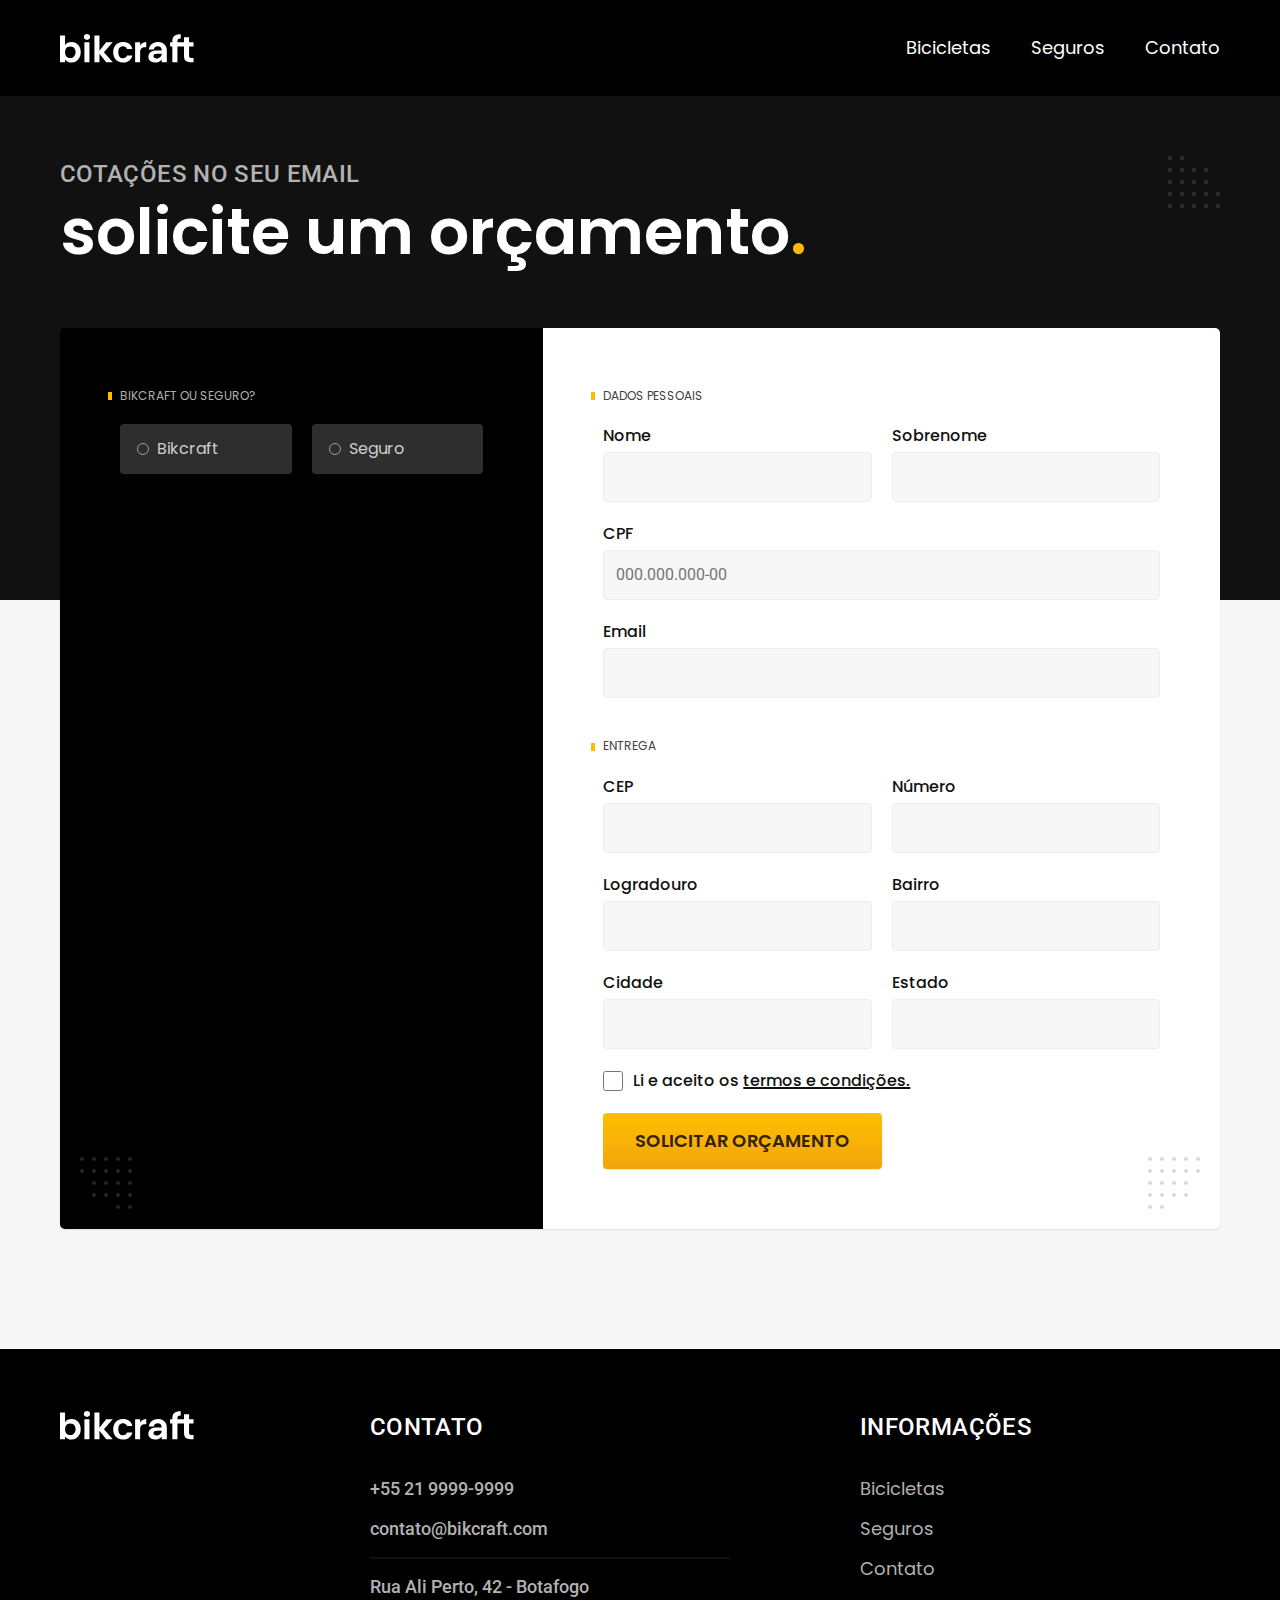
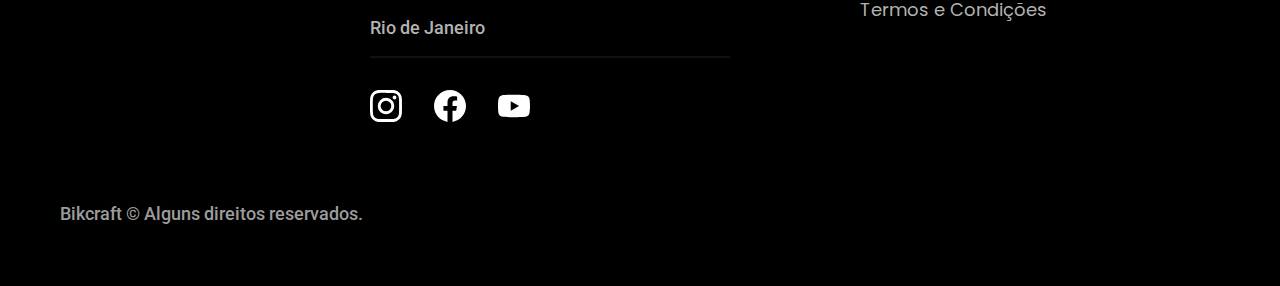
<file: orcamento.html>
<!DOCTYPE html>
<html lang="pt-br">

<head>
    <meta charset="UTF-8">
    <meta name="viewport" content="width=device-width, initial-scale=1.0">
        <link rel="preload" href="./css/style.css">
    <link rel="stylesheet" href="./css/style.css">
    <link rel="preconnect" href="https://fonts.googleapis.com">
    <link rel="preconnect" href="https://fonts.gstatic.com" crossorigin>
    <link href="https://fonts.googleapis.com/css2?family=Poppins:wght@400;500;600&family=Roboto:wght@400;500&family=Merriweather:ital,wght@1,900&display=swap" rel="stylesheet">

    <title>Orçamento | Bikcraft</title>
    <meta name="description" content="Termos e Condições.">
</head>

<body id="orcamento">
    <header class="header-bg">
        <div class="header container">
            <a href="./">
                <img src="./img/bikcraft.svg" alt="Bikcraft">
            </a>
            
            <nav aria-label="primaria">
                <ul class="header-menu font-1-m cor-0">
                    <li><a href="./bicicletas.html">Bicicletas</a></li>
                    <li><a href="./seguros.html">Seguros</a></li>
                    <li><a href="./contato.html">Contato</a></li>
                </ul>
            </nav>
        </div>
    </header>

    <main>
        <div class="titulo-bg">
            <div class="titulo container">
                <p class="font-2-l-b cor-5">Cotações no seu email</p>
                <h1 class="font-1-xxl cor-0">solicite um orçamento<span class="cor-p1">.</span></h1>
            </div>
        </div>

        <form action="./" class="orcamento container">
            <div class="orcamento-produto">
                <h2 class="font-1-xs cor-5">Bikcraft ou Seguro?</h2>

                <input type="radio" name="tipo" value="bikcraft" id="bikcraft">
                <label for="bikcraft">Bikcraft</label>

                <input type="radio" name="tipo" value="seguro" id="seguro">
                <label for="seguro">Seguro</label>

                <div class="orcamento-conteudo" id="orcamento-bikcraft">
                    <h2 class="font-1-xs cor-5">Escolha a sua</h2>

                    <input type="radio" name="produto" value="nimbus" id="nimbus">
                    <label for="nimbus">Nimbus Stark <span>R$ 4999</span></label>
                    <div class="orcamento-detalhes">
                        <ul class="font-1-xs cor-8">
                            <li><img src="./img/icones/eletrica.svg" alt=""> Motor Elétrico</li>
                            <li><img src="./img/icones/carbono.svg" alt=""> Fibra de Carbono</li>
                            <li><img src="./img/icones/velocidade.svg" alt=""> 50 km/h</li>
                            <li><img src="./img/icones/rastreador.svg" alt=""> Rastreador</li>
                        </ul>
                        <img src="./img/bicicletas/nimbus.jpg" alt="Bicicleta Preta">
                    </div>

                    <input type="radio" name="produto" value="magic" id="magic">
                    <label for="magic">Magic Might <span>R$ 2499</span></label>
                    <div class="orcamento-detalhes">
                        <ul class="font-1-xs cor-8">
                            <li><img src="./img/icones/eletrica.svg" alt=""> Motor Elétrico</li>
                            <li><img src="./img/icones/carbono.svg" alt=""> Fibra de Carbono</li>
                            <li><img src="./img/icones/velocidade.svg" alt=""> 45 km/h</li>
                            <li><img src="./img/icones/rastreador.svg" alt=""> Rastreador</li>
                        </ul>
                        <img src="./img/bicicletas/magic.jpg" alt="Bicicleta Preta">
                    </div>

                    <input type="radio" name="produto" value="nebula" id="nebula">
                    <label for="nebula">Nebula Cosmic <span>R$ 3999</span></label>
                    <div class="orcamento-detalhes">
                        <ul class="font-1-xs cor-8">
                            <li><img src="./img/icones/eletrica.svg" alt=""> Motor Elétrico</li>
                            <li><img src="./img/icones/carbono.svg" alt="">F ibra de Carbono</li>
                            <li><img src="./img/icones/velocidade.svg" alt=""> 40 km/h</li>
                            <li><img src="./img/icones/rastreador.svg" alt=""> Rastreador</li>
                        </ul>
                        <img src="./img/bicicletas/nebula.jpg" alt="Bicicleta Branca">
                    </div>
                </div>

                <div class="orcamento-conteudo" id="orcamento-seguro">
                    <h2 class="font-1-xs cor-5">Escolha o plano</h2>

                    <input type="radio" name="produto" value="prata" id="prata">
                    <label for="prata">Prata <span>R$ 199</span></label>

                    <input type="radio" name="produto" value="ouro" id="ouro">
                    <label for="ouro">Ouro <span>R$ 299</span></label>
                </div>

            </div>
            <div class="orcamento-dados form">
                <h2 class="font-1-xs cor-9 col-2">dados pessoais</h2>
                <div>
                    <label for="nome">Nome</label>
                    <input type="text" id="nome" name="nome">
                </div>
                <div>
                    <label for="sobrenome">Sobrenome</label>
                    <input type="text" id="sobrenome" name="sobrenome">
                </div>
                <div class="col-2">
                    <label for="cpf">CPF</label>
                    <input type="text" id="cpf" name="cpf" placeholder="000.000.000-00">
                </div>
                <div class="col-2">
                    <label for="email">Email</label>
                    <input type="email" id="email" name="email">
                </div>

                <h2 class="font-1-xs cor-9 col-2">entrega</h2>
                <div>
                    <label for="cep">CEP</label>
                    <input type="text" id="cep" name="cep">
                </div>
                <div>
                    <label for="numero">Número</label>
                    <input type="text" id="numero" name="numero">
                </div>
                <div>
                    <label for="logradouro">Logradouro</label>
                    <input type="text" id="logradouro" name="logradouro">
                </div>
                <div>
                    <label for="bairro">Bairro</label>
                    <input type="text" id="bairro" name="bairro">
                </div>
                <div>
                    <label for="cidade">Cidade</label>
                    <input type="text" id="ciidade" name="ciidade">
                </div>
                <div>
                    <label for="estado">Estado</label>
                    <input type="text" id="estado" name="estado">
                </div>
                <div class="termos-check col-2">
                    <input type="checkbox" id="termos" name="termos">
                    <label for="termos">Li e aceito os <a href="./termos.html">termos e condições.</a></label>
                </div>
                <button class="botao col-2">Solicitar Orçamento</button>
            </div>
        </form>

    </main>

    <footer class="footer-bg">
        <div class="footer container">
            <img src="./img/bikcraft.svg" alt="Bikcraft">
            <div class="footer-contato">
                <h3 class="font-2-l-b cor-0">Contato</h3>
                <ul class="font-2-m cor-5">
                    <li><a href="tel:+552199999999">+55 21 9999-9999</a></li>
                    <li><a href="mailto:contato@bikcraft.com">contato@bikcraft.com</a></li>
                    <li>Rua Ali Perto, 42 - Botafogo</li>
                    <li>Rio de Janeiro</li>
                </ul>
                <div class="footer-redes">
                    <a href="./">
                        <img src="./img/redes/instagram.svg" alt="Instagram">
                    </a>
                    <a href="./">
                        <img src="./img/redes/facebook.svg" alt="Facebook">
                    </a>
                    <a href="./">
                        <img src="./img/redes/youtube.svg" alt="Youtube">
                    </a>
                </div>
            </div>
            <div class="footer-informacoes">
                <h3 class="font-2-l-b cor-0">Informações</h3>
                <nav>
                    <ul class="font-1-m cor-5">
                        <li>
                            <li><a href="./bicicletas.html">Bicicletas</a></li>
                            <li><a href="./seguros.html">Seguros</a></li>
                            <li><a href="./contato.html">Contato</a></li>
                            <li><a href="./termos.html">Termos e Condições</a></li>
                        </li>
                    </ul>
                </nav>
            </div>
            <p class="footer-copy font-2-m cor-6">Bikcraft © Alguns direitos reservados.</p>
        </div>
    </footer>
</body>

</html>
</file>
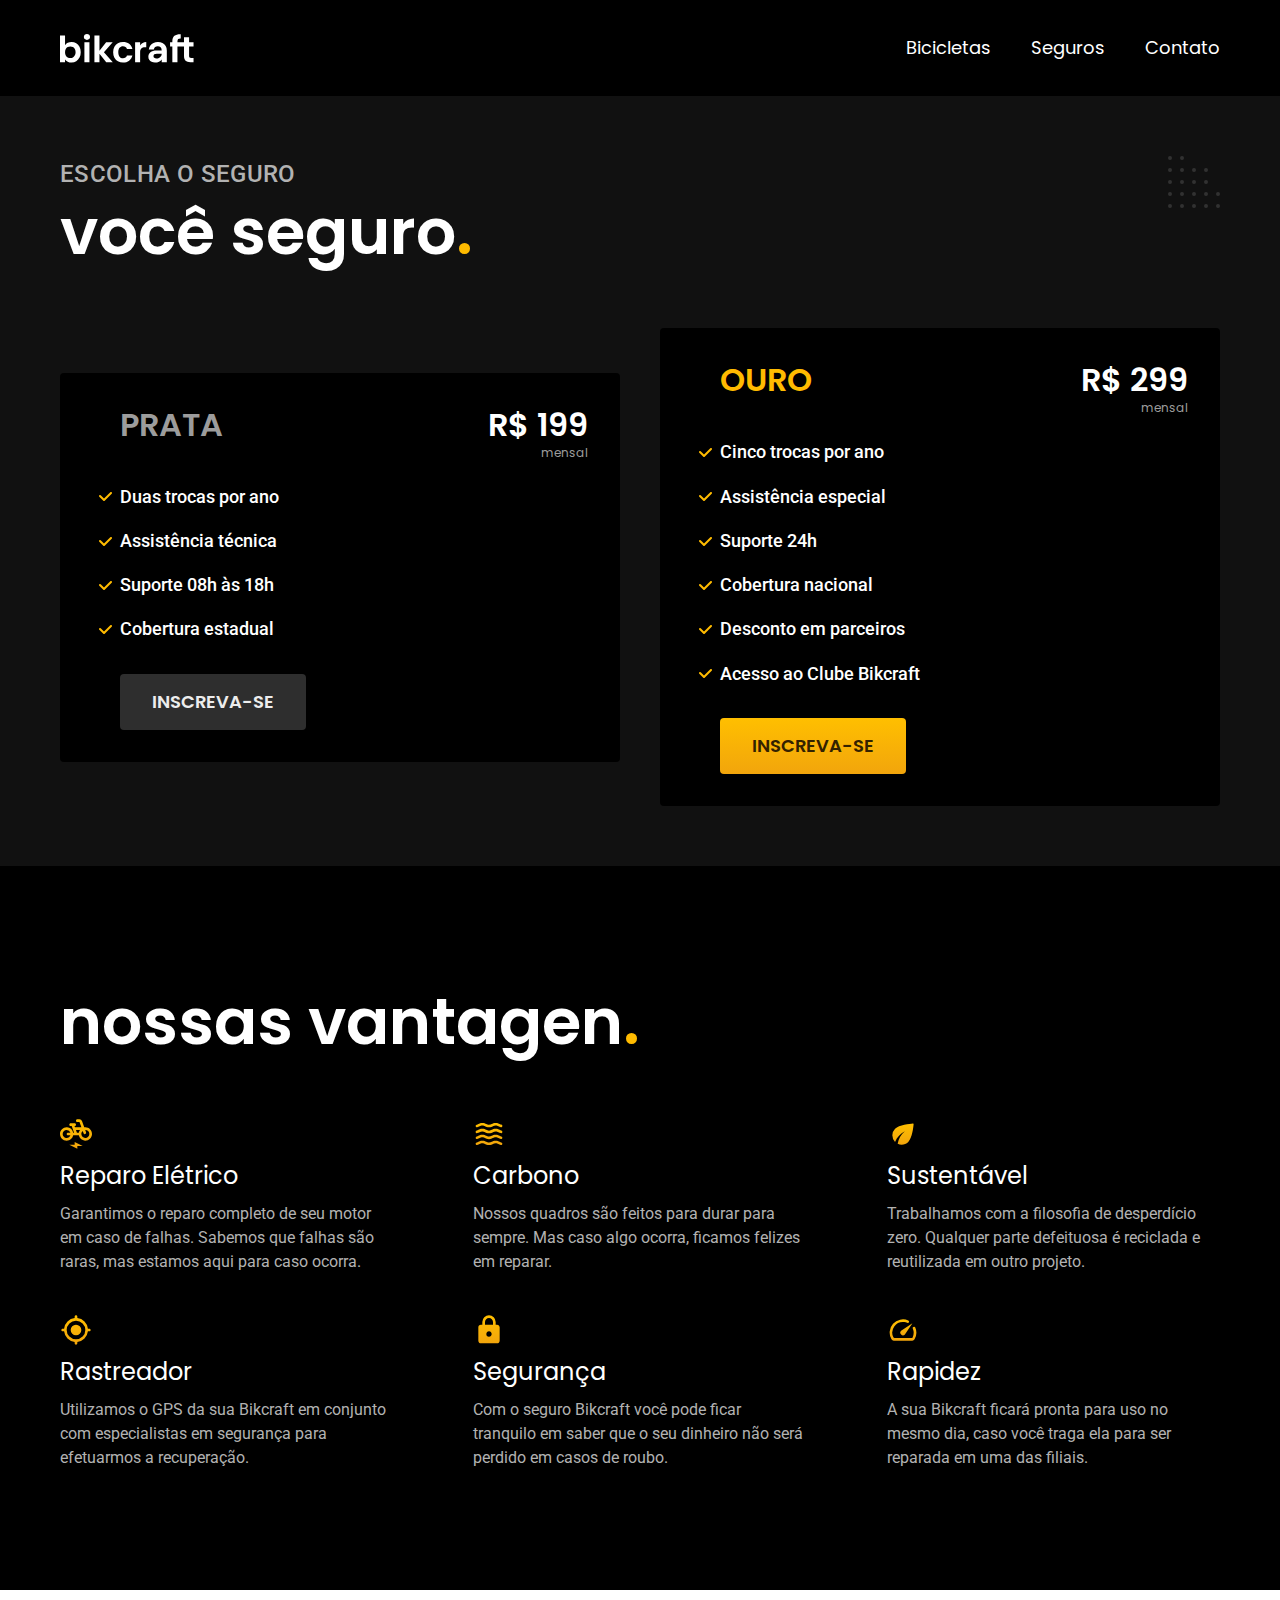
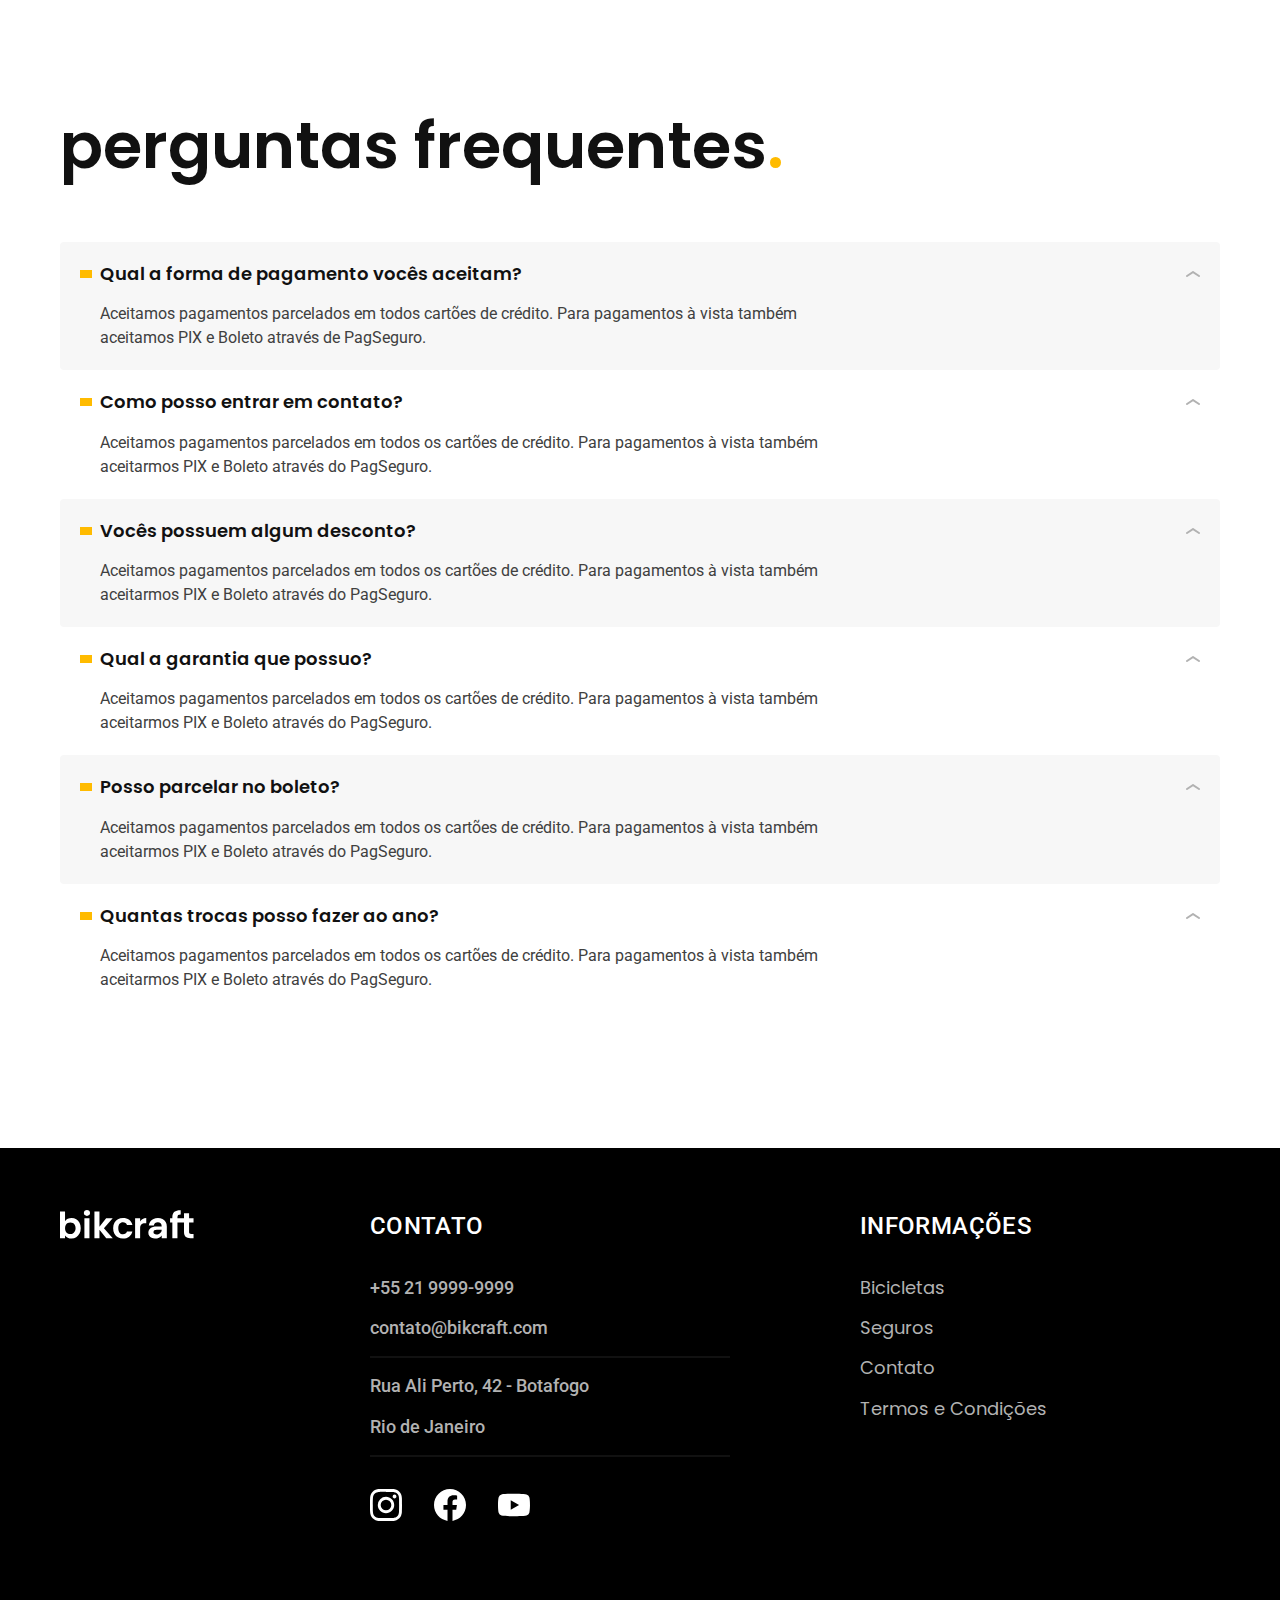
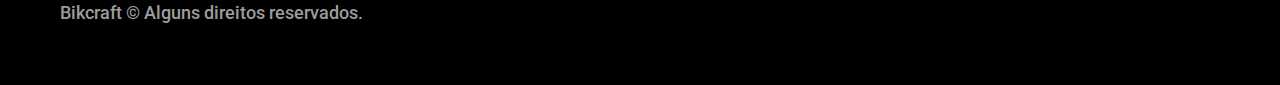
<file: seguros.html>
<!DOCTYPE html>
<html lang="pt-br">

<head>
    <meta charset="UTF-8">
    <meta name="viewport" content="width=device-width, initial-scale=1.0">
        <link rel="preload" href="./css/style.css">
    <link rel="stylesheet" href="./css/style.css">
    <link rel="preconnect" href="https://fonts.googleapis.com">
    <link rel="preconnect" href="https://fonts.gstatic.com" crossorigin>
    <link href="https://fonts.googleapis.com/css2?family=Poppins:wght@400;500;600&family=Roboto:wght@400;500&family=Merriweather:ital,wght@1,900&display=swap" rel="stylesheet">

    <title>Seguros | Bikcraft</title>
    <meta name="description" content="Seguros.">
</head>

<body id="seguros">
    <header class="header-bg">
        <div class="header container">
            <a href="./">
                <img src="./img/bikcraft.svg" alt="Bikcraft">
            </a>
            
            <nav aria-label="primaria">
                <ul class="header-menu font-1-m cor-0">
                    <li><a href="./bicicletas.html">Bicicletas</a></li>
                    <li><a href="./seguros.html">Seguros</a></li>
                    <li><a href="./contato.html">Contato</a></li>
                </ul>
            </nav>
        </div>
    </header>

    <main class="seguros-bg">
        <div class="titulo-bg">
            <div class="titulo container">
                <p class="font-2-l-b cor-5">escolha o seguro</p>
                <h1 class="font-1-xxl cor-0">você seguro<span class="cor-p1">.</span></h1>
            </div>
        </div>

        <div class="seguros container">
            <div class="seguros-item">
                <h3 class="font-1-xl cor-6">PRATA</h3>
                <span class="font-1-xl cor-0">R$ 199 <span class="font-1-xs cor-6">mensal</span></span>
                <ul class="font-2-m cor-0">
                    <li>Duas trocas por ano</li>
                    <li>Assistência técnica</li>
                    <li>Suporte 08h às 18h</li>
                    <li>Cobertura estadual</li>
                </ul>
                <a href="./orcamento.html" class="botao secundario">Inscreva-se</a>
            </div>

            <div class="seguros-item">
                <h3 class="font-1-xl cor-p1">OURO</h3>
                <span class="font-1-xl cor-0">R$ 299 <span class="font-1-xs cor-6">mensal</span></span>
                <ul class="font-2-m cor-0">
                    <li>Cinco trocas por ano</li>
                    <li>Assistência especial</li>
                    <li>Suporte 24h</li>
                    <li>Cobertura nacional</li>
                    <li>Desconto em parceiros</li>
                    <li>Acesso ao Clube Bikcraft</li>
                </ul>
                <a href="./orcamento.html" class="botao">Inscreva-se</a>
            </div>
        </div>
    </main>

    <article class="vantagens-bg">
        <div class="vantagens container">
            <h2 class="font-1-xxl cor-0">nossas vantagen<span class="cor-p1">.</span></h2>
            <ul>
                <li>
                    <img src="./img/icones/eletrica.svg" alt="">
                    <h3 class="font-1-l cor-0">Reparo Elétrico</h3>
                    <p class="font-2-s cor-5">Garantimos o reparo completo de seu motor em caso de falhas. Sabemos que falhas são raras, mas estamos aqui para caso ocorra.</p>
                </li>
                <li>
                    <img src="./img/icones/carbono.svg" alt="">
                    <h3 class="font-1-l cor-0">Carbono</h3>
                    <p class="font-2-s cor-5">Nossos quadros são feitos para durar para sempre. Mas caso algo ocorra, ficamos felizes em reparar.</p>
                  </li>
                  <li>
                    <img src="./img/icones/sustentavel.svg" alt="">
                    <h3 class="font-1-l cor-0">Sustentável</h3>
                    <p class="font-2-s cor-5">Trabalhamos com a filosofia de desperdício zero. Qualquer parte defeituosa é reciclada e reutilizada em outro projeto.</p>
                  </li>
                  <li>
                    <img src="./img/icones/rastreador.svg" alt="">
                    <h3 class="font-1-l cor-0">Rastreador</h3>
                    <p class="font-2-s cor-5">Utilizamos o GPS da sua Bikcraft em conjunto com especialistas em segurança para efetuarmos a recuperação.</p>
                  </li>
                  <li>
                    <img src="./img/icones/seguro.svg" alt="">
                    <h3 class="font-1-l cor-0">Segurança</h3>
                    <p class="font-2-s cor-5">Com o seguro Bikcraft você pode ficar tranquilo em saber que o seu dinheiro não será perdido em casos de roubo.</p>
                  </li>
                  <li>
                    <img src="./img/icones/velocidade.svg" alt="">
                    <h3 class="font-1-l cor-0">Rapidez</h3>
                    <p class="font-2-s cor-5">A sua Bikcraft ficará pronta para uso no mesmo dia, caso você traga ela para ser reparada em uma das filiais.</p>
                  </li>
            </ul>
        </div>
    </article>

    <article class="perguntas container">
        <h2 class="font-1-xxl">perguntas frequentes<span class="cor-p1">.</span></h2>

        <dl>
            <div>
                <dt class="font-1-m-b">Qual a forma de pagamento vocês aceitam?</dt>
                <dd class="font-2-s cor-9">Aceitamos pagamentos parcelados em todos cartões de crédito. Para pagamentos à vista também aceitamos PIX e Boleto através de PagSeguro.</dd>
            </div>
            <div>
                <dt class="font-1-m-b">Como posso entrar em contato?</dt>
                <dd class="font-2-s cor-9">Aceitamos pagamentos parcelados em todos os cartões de crédito. Para pagamentos à vista também aceitarmos PIX e Boleto através do PagSeguro.</dd>
              </div>
              <div>
                <dt class="font-1-m-b">Vocês possuem algum desconto?</dt>
                <dd class="font-2-s cor-9">Aceitamos pagamentos parcelados em todos os cartões de crédito. Para pagamentos à vista também aceitarmos PIX e Boleto através do PagSeguro.</dd>
              </div>
              <div>
                <dt class="font-1-m-b">Qual a garantia que possuo?</dt>
                <dd class="font-2-s cor-9">Aceitamos pagamentos parcelados em todos os cartões de crédito. Para pagamentos à vista também aceitarmos PIX e Boleto através do PagSeguro.</dd>
              </div>
              <div>
                <dt class="font-1-m-b">Posso parcelar no boleto?</dt>
                <dd class="font-2-s cor-9">Aceitamos pagamentos parcelados em todos os cartões de crédito. Para pagamentos à vista também aceitarmos PIX e Boleto através do PagSeguro.</dd>
              </div>
              <div>
                <dt class="font-1-m-b">Quantas trocas posso fazer ao ano?</dt>
                <dd class="font-2-s cor-9">Aceitamos pagamentos parcelados em todos os cartões de crédito. Para pagamentos à vista também aceitarmos PIX e Boleto através do PagSeguro.</dd>
              </div>
        </dl>
    </article>

    <footer class="footer-bg">
        <div class="footer container">
            <img src="./img/bikcraft.svg" alt="Bikcraft">
            <div class="footer-contato">
                <h3 class="font-2-l-b cor-0">Contato</h3>
                <ul class="font-2-m cor-5">
                    <li><a href="tel:+552199999999">+55 21 9999-9999</a></li>
                    <li><a href="mailto:contato@bikcraft.com">contato@bikcraft.com</a></li>
                    <li>Rua Ali Perto, 42 - Botafogo</li>
                    <li>Rio de Janeiro</li>
                </ul>
                <div class="footer-redes">
                    <a href="./">
                        <img src="./img/redes/instagram.svg" alt="Instagram">
                    </a>
                    <a href="./">
                        <img src="./img/redes/facebook.svg" alt="Facebook">
                    </a>
                    <a href="./">
                        <img src="./img/redes/youtube.svg" alt="Youtube">
                    </a>
                </div>
            </div>
            <div class="footer-informacoes">
                <h3 class="font-2-l-b cor-0">Informações</h3>
                <nav>
                    <ul class="font-1-m cor-5">
                        <li>
                            <li><a href="./bicicletas.html">Bicicletas</a></li>
                            <li><a href="./seguros.html">Seguros</a></li>
                            <li><a href="./contato.html">Contato</a></li>
                            <li><a href="./termos.html">Termos e Condições</a></li>
                        </li>
                    </ul>
                </nav>
            </div>
            <p class="footer-copy font-2-m cor-6">Bikcraft © Alguns direitos reservados.</p>
        </div>
    </footer>
</body>

</html>
</file>
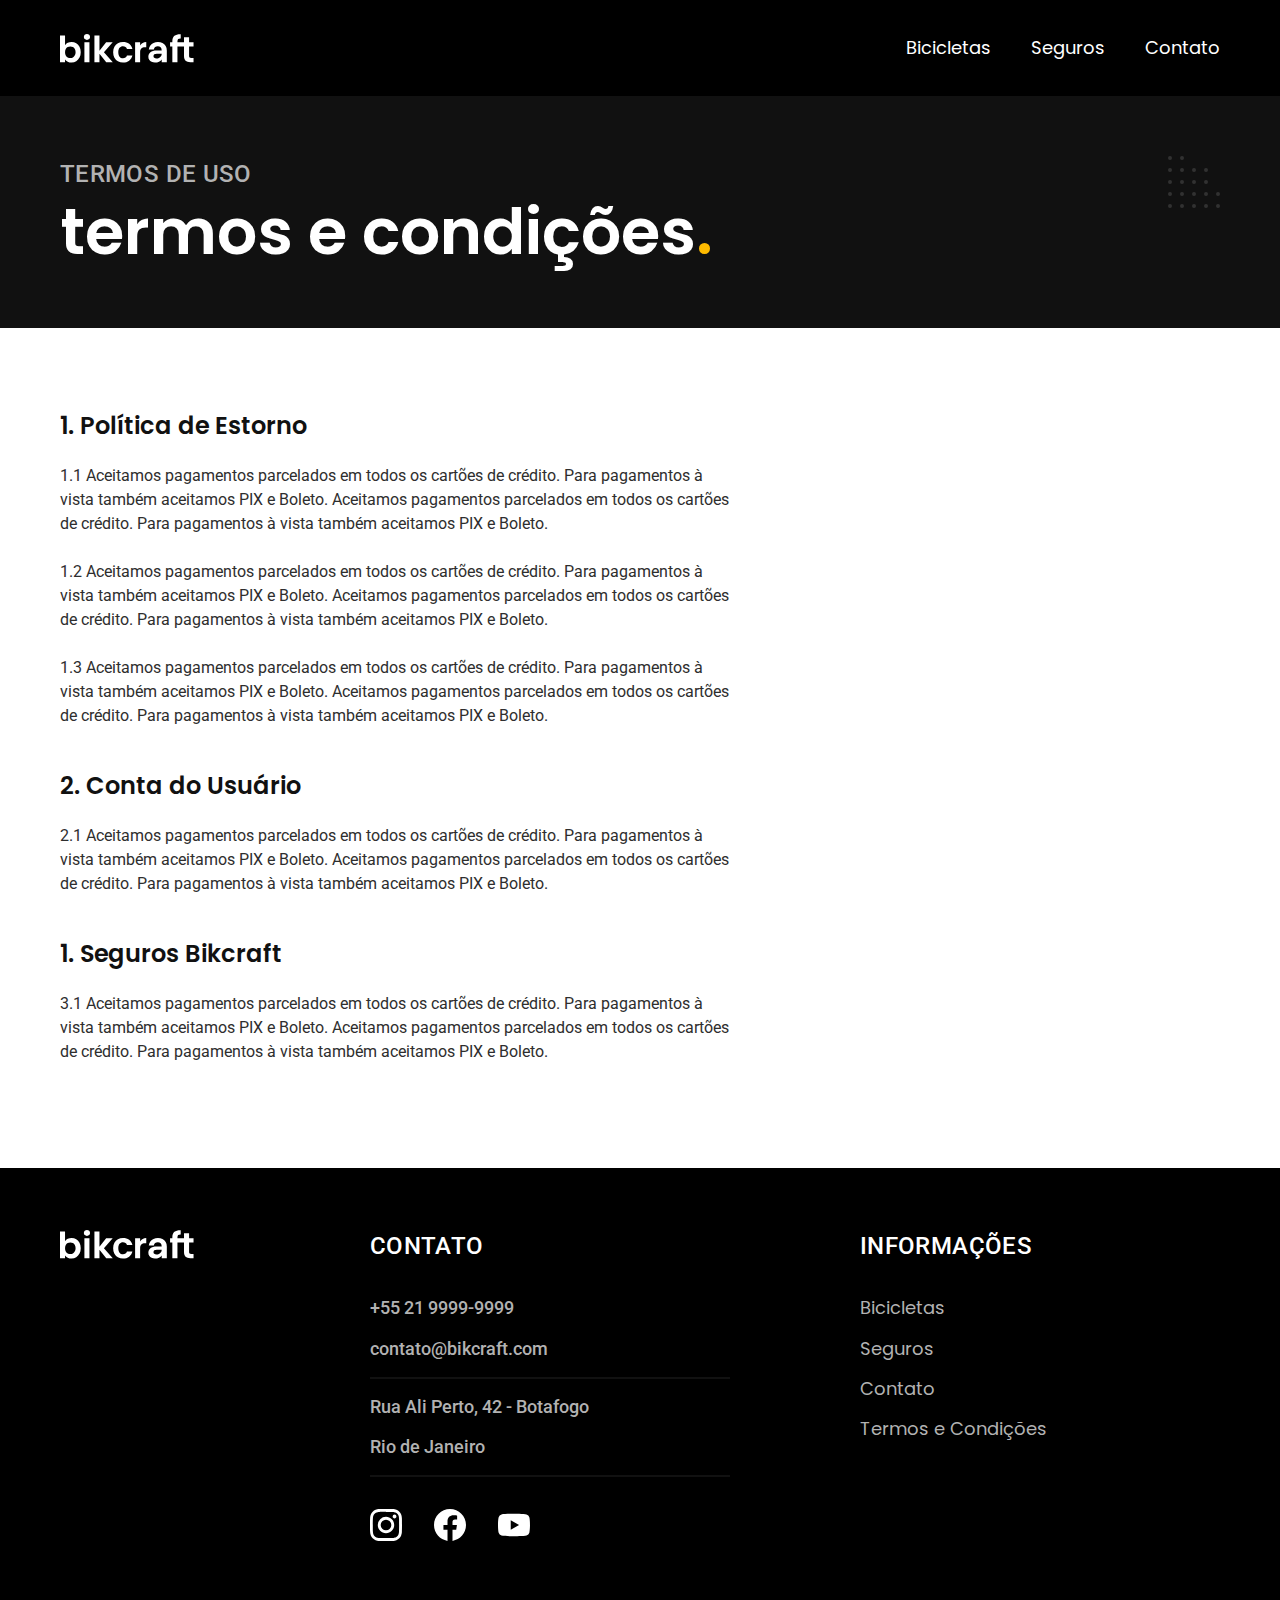
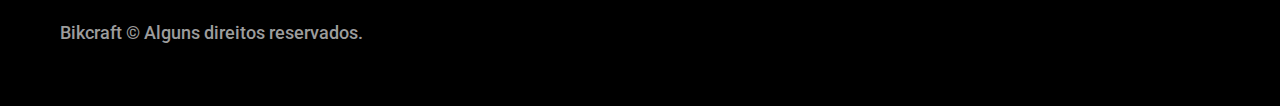
<file: termos.html>
<!DOCTYPE html>
<html lang="pt-br">

<head>
    <meta charset="UTF-8">
    <meta name="viewport" content="width=device-width, initial-scale=1.0">
        <link rel="preload" href="./css/style.css">
    <link rel="stylesheet" href="./css/style.css">
    <link rel="preconnect" href="https://fonts.googleapis.com">
    <link rel="preconnect" href="https://fonts.gstatic.com" crossorigin>
    <link href="https://fonts.googleapis.com/css2?family=Poppins:wght@400;500;600&family=Roboto:wght@400;500&family=Merriweather:ital,wght@1,900&display=swap" rel="stylesheet">

    <title>Termos e Condições | Bikcraft</title>
    <meta name="description" content="Termos e Condições.">
</head>

<body id="termos">
    <header class="header-bg">
        <div class="header container">
            <a href="./">
                <img src="./img/bikcraft.svg" alt="Bikcraft">
            </a>
            
            <nav aria-label="primaria">
                <ul class="header-menu font-1-m cor-0">
                    <li><a href="./bicicletas.html">Bicicletas</a></li>
                    <li><a href="./seguros.html">Seguros</a></li>
                    <li><a href="./contato.html">Contato</a></li>
                </ul>
            </nav>
        </div>
    </header>

    <main>
        <div class="titulo-bg">
            <div class="titulo container">
                <p class="font-2-l-b cor-5">Termos de uso</p>
                <h1 class="font-1-xxl cor-0">termos e condições<span class="cor-p1">.</span></h1>
            </div>
        </div>

        <div class="termos font-2-s cor-10 container">
            <h2 class="font-1-l cor-11">1. Política de Estorno</h2>
            <p>1.1 Aceitamos pagamentos parcelados em todos os cartões de crédito. Para pagamentos à vista também aceitamos PIX e Boleto. Aceitamos pagamentos parcelados em todos os cartões de crédito. Para pagamentos à vista também aceitamos PIX e Boleto.</p>
            <p>1.2 Aceitamos pagamentos parcelados em todos os cartões de crédito. Para pagamentos à vista também aceitamos PIX e Boleto. Aceitamos pagamentos parcelados em todos os cartões de crédito. Para pagamentos à vista também aceitamos PIX e Boleto.</p>
            <p>1.3 Aceitamos pagamentos parcelados em todos os cartões de crédito. Para pagamentos à vista também aceitamos PIX e Boleto. Aceitamos pagamentos parcelados em todos os cartões de crédito. Para pagamentos à vista também aceitamos PIX e Boleto.</p>
            <h2 class="font-1-l cor-11">2. Conta do Usuário</h2>
            <p>2.1 Aceitamos pagamentos parcelados em todos os cartões de crédito. Para pagamentos à vista também aceitamos PIX e Boleto. Aceitamos pagamentos parcelados em todos os cartões de crédito. Para pagamentos à vista também aceitamos PIX e Boleto.</p>
            <h2 class="font-1-l cor-11">1. Seguros Bikcraft</h2>
            <p>3.1 Aceitamos pagamentos parcelados em todos os cartões de crédito. Para pagamentos à vista também aceitamos PIX e Boleto. Aceitamos pagamentos parcelados em todos os cartões de crédito. Para pagamentos à vista também aceitamos PIX e Boleto.</p>
        </div>

    </main>

    <footer class="footer-bg">
        <div class="footer container">
            <img src="./img/bikcraft.svg" alt="Bikcraft">
            <div class="footer-contato">
                <h3 class="font-2-l-b cor-0">Contato</h3>
                <ul class="font-2-m cor-5">
                    <li><a href="tel:+552199999999">+55 21 9999-9999</a></li>
                    <li><a href="mailto:contato@bikcraft.com">contato@bikcraft.com</a></li>
                    <li>Rua Ali Perto, 42 - Botafogo</li>
                    <li>Rio de Janeiro</li>
                </ul>
                <div class="footer-redes">
                    <a href="./">
                        <img src="./img/redes/instagram.svg" alt="Instagram">
                    </a>
                    <a href="./">
                        <img src="./img/redes/facebook.svg" alt="Facebook">
                    </a>
                    <a href="./">
                        <img src="./img/redes/youtube.svg" alt="Youtube">
                    </a>
                </div>
            </div>
            <div class="footer-informacoes">
                <h3 class="font-2-l-b cor-0">Informações</h3>
                <nav>
                    <ul class="font-1-m cor-5">
                        <li>
                            <li><a href="./bicicletas.html">Bicicletas</a></li>
                            <li><a href="./seguros.html">Seguros</a></li>
                            <li><a href="./contato.html">Contato</a></li>
                            <li><a href="./termos.html">Termos e Condições</a></li>
                        </li>
                    </ul>
                </nav>
            </div>
            <p class="footer-copy font-2-m cor-6">Bikcraft © Alguns direitos reservados.</p>
        </div>
    </footer>
</body>

</html>
</file>
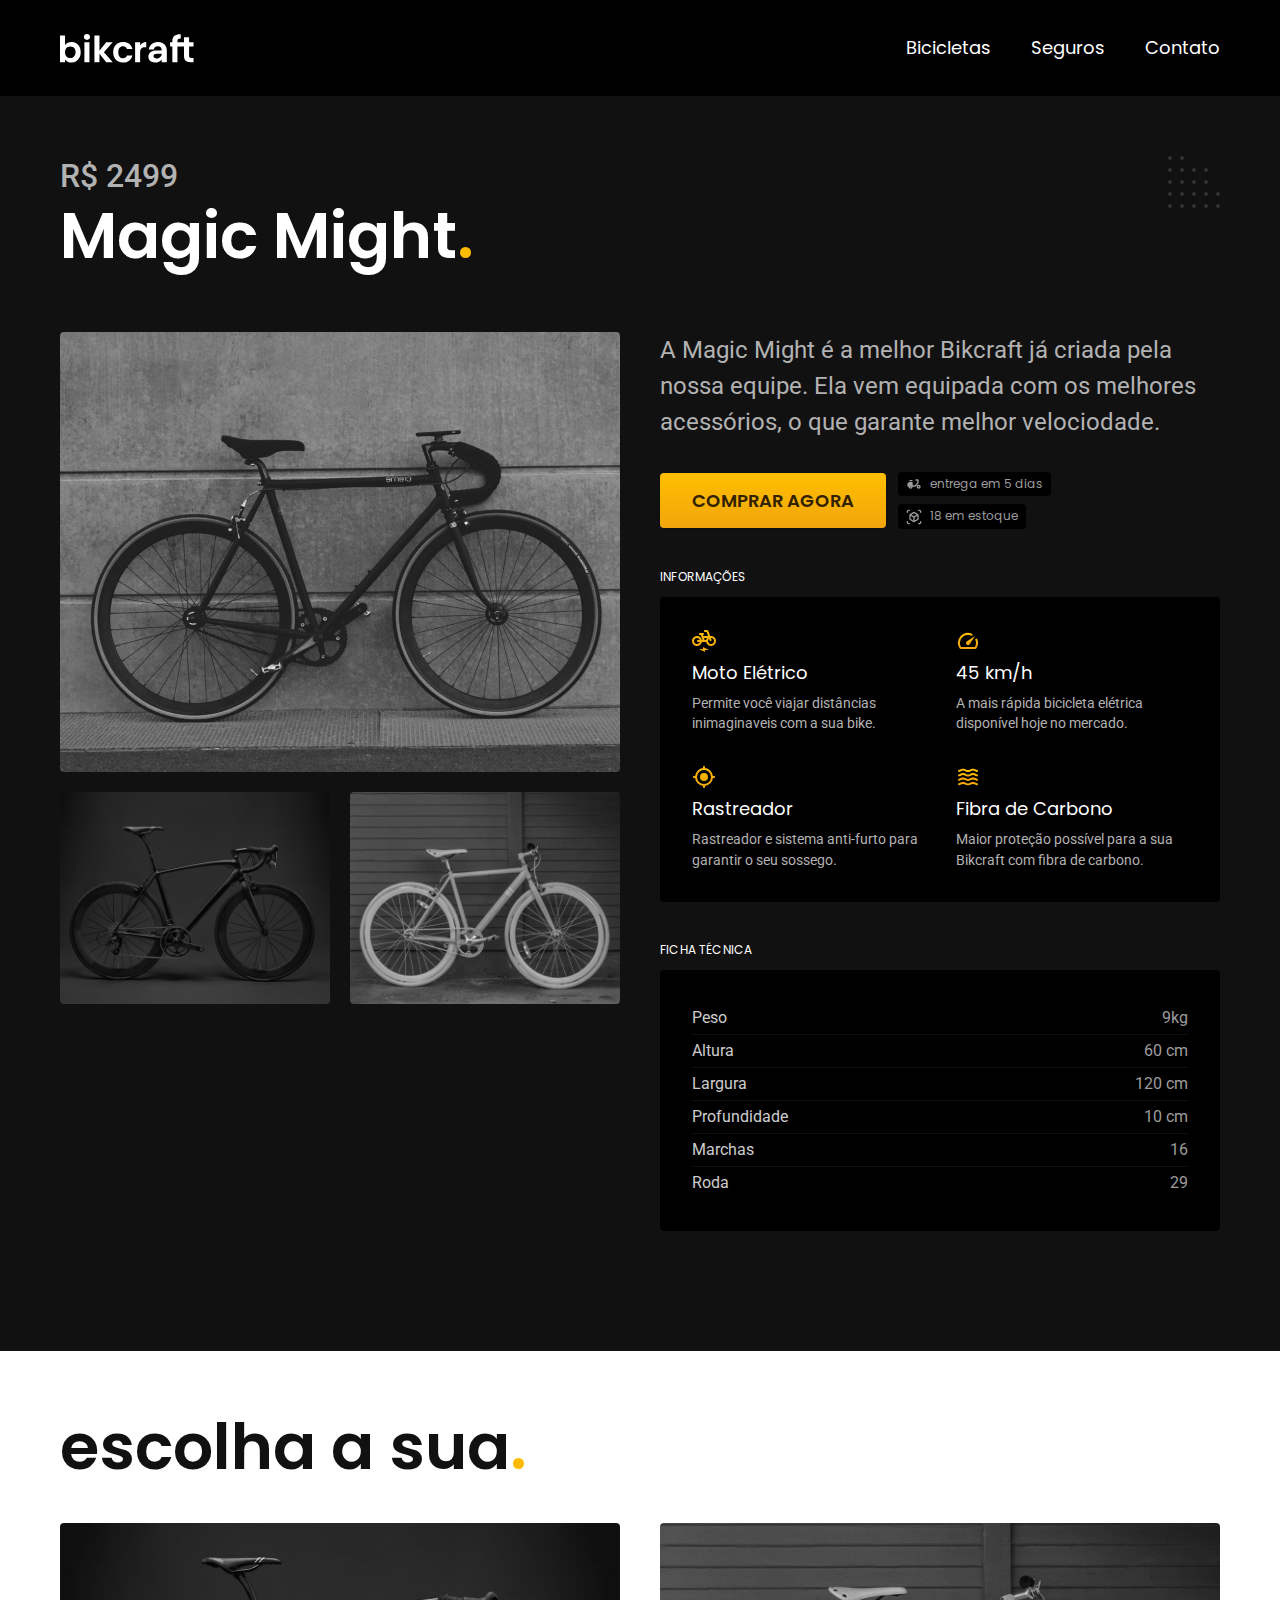
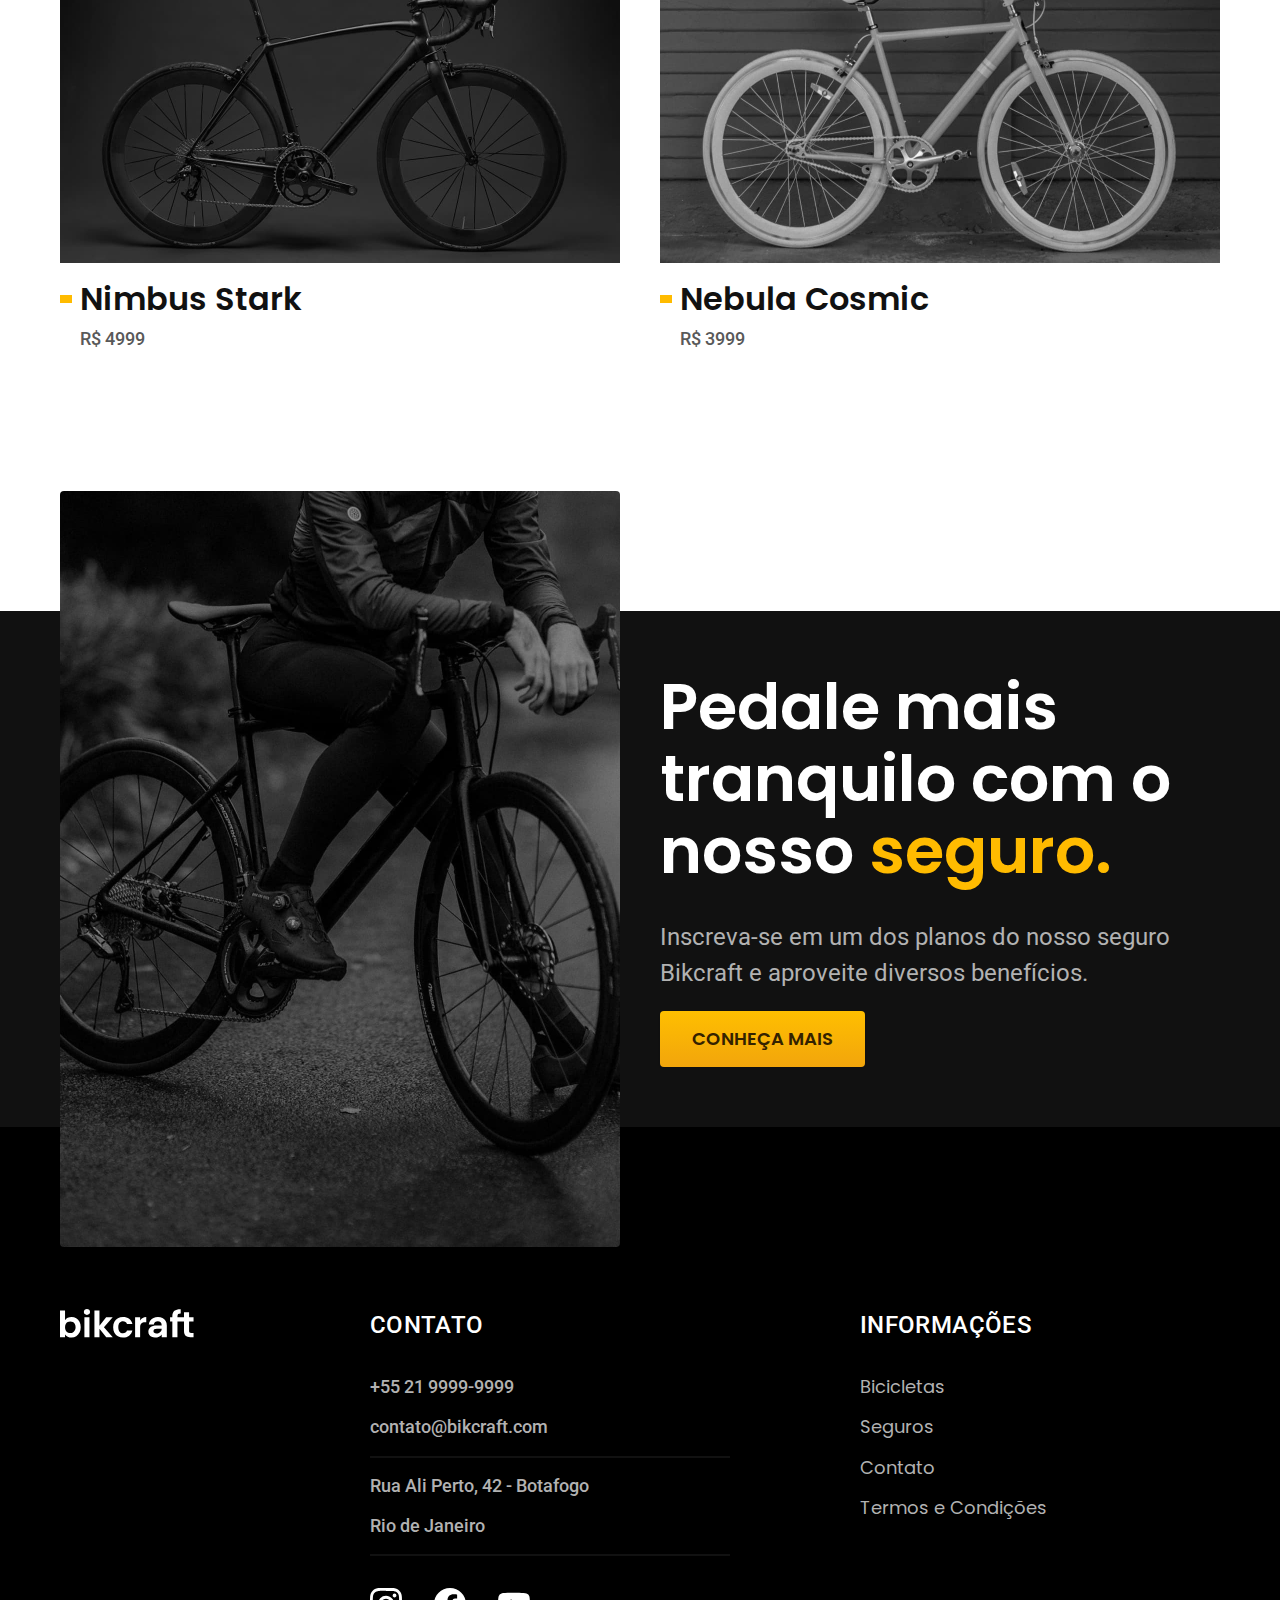
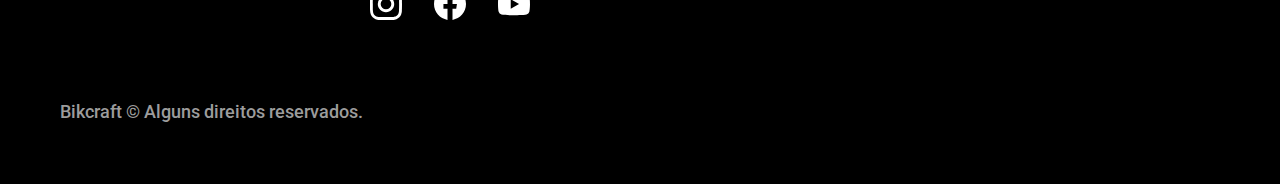
<file: bicicletas/magic.html>
<!DOCTYPE html>
<html lang="pt-br">

<head>
    <meta charset="UTF-8">
    <meta name="viewport" content="width=device-width, initial-scale=1.0">
    <link rel="stylesheet" href="../css/style.css">

    <link rel="preconnect" href="https://fonts.googleapis.com">
    <link rel="preconnect" href="https://fonts.gstatic.com" crossorigin>
    <link href="https://fonts.googleapis.com/css2?family=Poppins:wght@400;500;600&family=Roboto:wght@400;500&family=Merriweather:ital,wght@1,900&display=swap" rel="stylesheet">

    <title>Magic | Bikcraft</title>
    <meta name="description" content="Termos e Condições.">
</head>

<body id="bicicleta">
    <header class="header-bg">
        <div class="header container">
            <a href="../">
                <img src="../img/bikcraft.svg" alt="Bikcraft">
            </a>
            
            <nav aria-label="primaria">
                <ul class="header-menu font-1-m cor-0">
                    <li><a href="../bicicletas.html">Bicicletas</a></li>
                    <li><a href="../seguros.html">Seguros</a></li>
                    <li><a href="../contato.html">Contato</a></li>
                </ul>
            </nav>
        </div>
    </header>

    <main class="titulo-bg">
        <div class="titulo container">
            <p class="font-2-xl cor-5">R$ 2499</p>
            <h1 class="font-1-xxl cor-0">Magic Might<span class="cor-p1">.</span></h1>
        </div>
        <div class="bicicleta container">
            <div class="bicicleta-imagens">
                <img src="../img/bicicleta/nimbus2.jpg" alt="">
                <img src="../img/bicicleta/nimbus1.jpg" alt="">
                <img src="../img/bicicleta/nimbus3.jpg" alt="">
            </div>
            <div class="bicicleta-conteudo">
                <p class="font-2-l cor-5">A Magic Might é a melhor Bikcraft já criada pela nossa equipe. Ela vem equipada com os melhores acessórios, o que garante melhor velociodade.</p>
                <div class="bicicleta-comprar">
                    <a href="../orcamento.html" class="botao">Comprar Agora</a>
                    <span class="font-1-xs cor-6"><img src="../img/icones/entrega.svg" alt=""> entrega em 5 dias</span>
                    <span class="font-1-xs cor-6"><img src="../img/icones/estoque.svg" alt=""> 18 em estoque</span>
                </div>
                <h2 class="font-1-xs cor-0">Informações</h2>
                <ul class="bicicleta-informacoes">
                    <li>
                        <img src="../img/icones/eletrica.svg" alt="">
                        <h3 class="font-1-m cor-0">Moto Elétrico</h3>
                        <p class="font-2-xs cor-5">Permite você viajar distâncias inimaginaveis com a sua bike.</p>
                    </li>
                    <li>
                        <img src="../img/icones/velocidade.svg" alt="">
                        <h3 class="font-1-m cor-0">45 km/h</h3>
                        <p class="font-2-xs cor-5">A mais rápida bicicleta elétrica disponível hoje no mercado.</p>
                    </li>
                    <li>
                        <img src="../img/icones/rastreador.svg" alt="">
                        <h3 class="font-1-m cor-0">Rastreador</h3>
                        <p class="font-2-xs cor-5">Rastreador e sistema anti-furto para garantir o seu sossego.</p>
                    </li>
                    <li>
                        <img src="../img/icones/carbono.svg" alt="">
                        <h3 class="font-1-m cor-0">Fibra de Carbono</h3>
                        <p class="font-2-xs cor-5">Maior proteção possível para a sua Bikcraft com fibra de carbono.</p>
                    </li>
                </ul>
                <h2 class="font-1-xs cor-0">Ficha técnica</h2>
                <ul class="bicicleta-ficha font-2-s cor-4">
                    <li>Peso <span>9kg</span></li>
                    <li>Altura <span>60 cm </span></li>
                    <li>Largura <span>120 cm</span></li>
                    <li>Profundidade <span>10 cm</span></li>
                    <li>Marchas <span>16</span></li>
                    <li>Roda <span>29</span></li>
                </ul>
            </div>
        </div>
    </main>

    <article class="bicicletas-lista container">
        <h2 class="font-1-xxl">escolha a sua<span class="cor-p1">.</span></h2>

        <ul>
            <li>
                <a href="./nimbus.html">
                    <img src="../img/bicicletas/nimbus.jpg" alt="Bicicleta preta">
                    <h3 class="font-1-xl">Nimbus Stark</h3>
                    <span class="font-2-m cor-8">R$ 4999</span>
                </a>
            </li>
            <li>
                <a href="./nebula.html">
                    <img src="../img/bicicletas/nebula.jpg" alt="Bicicleta branca">
                    <h3 class="font-1-xl">Nebula Cosmic</h3>
                    <span class="font-2-m cor-8">R$ 3999</span>
                </a>
            </li>
        </ul>
    </article>

    <article class="seguro-bg">
        <div class="seguro container">
            <div class="seguro-imagem">
                <img src="../img/fotos/seguros.jpg" alt="Pessoa parada em cima de uma bicicleta.">
            </div>
            <div class="seguro-conteudo">
                <h2 class="font-1-xxl cor-0">Pedale mais tranquilo com o nosso <span class="cor-p1">seguro.</span></h2>
                <p class="font-2-l cor-5">Inscreva-se em um dos planos do nosso seguro Bikcraft e aproveite diversos benefícios.</p>
                <a href="../seguros.html" class="botao">Conheça Mais</a>
            </div>
        </div>
    </article>

    <footer class="footer-bg">
        <div class="footer container">
            <img src="../img/bikcraft.svg" alt="Bikcraft">
            <div class="footer-contato">
                <h3 class="font-2-l-b cor-0">Contato</h3>
                <ul class="font-2-m cor-5">
                    <li><a href="tel:+552199999999">+55 21 9999-9999</a></li>
                    <li><a href="mailto:contato@bikcraft.com">contato@bikcraft.com</a></li>
                    <li>Rua Ali Perto, 42 - Botafogo</li>
                    <li>Rio de Janeiro</li>
                </ul>
                <div class="footer-redes">
                    <a href="./">
                        <img src="../img/redes/instagram.svg" alt="Instagram">
                    </a>
                    <a href="./">
                        <img src="../img/redes/facebook.svg" alt="Facebook">
                    </a>
                    <a href="./">
                        <img src="../img/redes/youtube.svg" alt="Youtube">
                    </a>
                </div>
            </div>
            <div class="footer-informacoes">
                <h3 class="font-2-l-b cor-0">Informações</h3>
                <nav>
                    <ul class="font-1-m cor-5">
                        <li>
                            <li><a href="../bicicletas.html">Bicicletas</a></li>
                            <li><a href="../seguros.html">Seguros</a></li>
                            <li><a href="../contato.html">Contato</a></li>
                            <li><a href="../termos.html">Termos e Condições</a></li>
                        </li>
                    </ul>
                </nav>
            </div>
            <p class="footer-copy font-2-m cor-6">Bikcraft © Alguns direitos reservados.</p>
        </div>
    </footer>
</body>

</html>
</file>
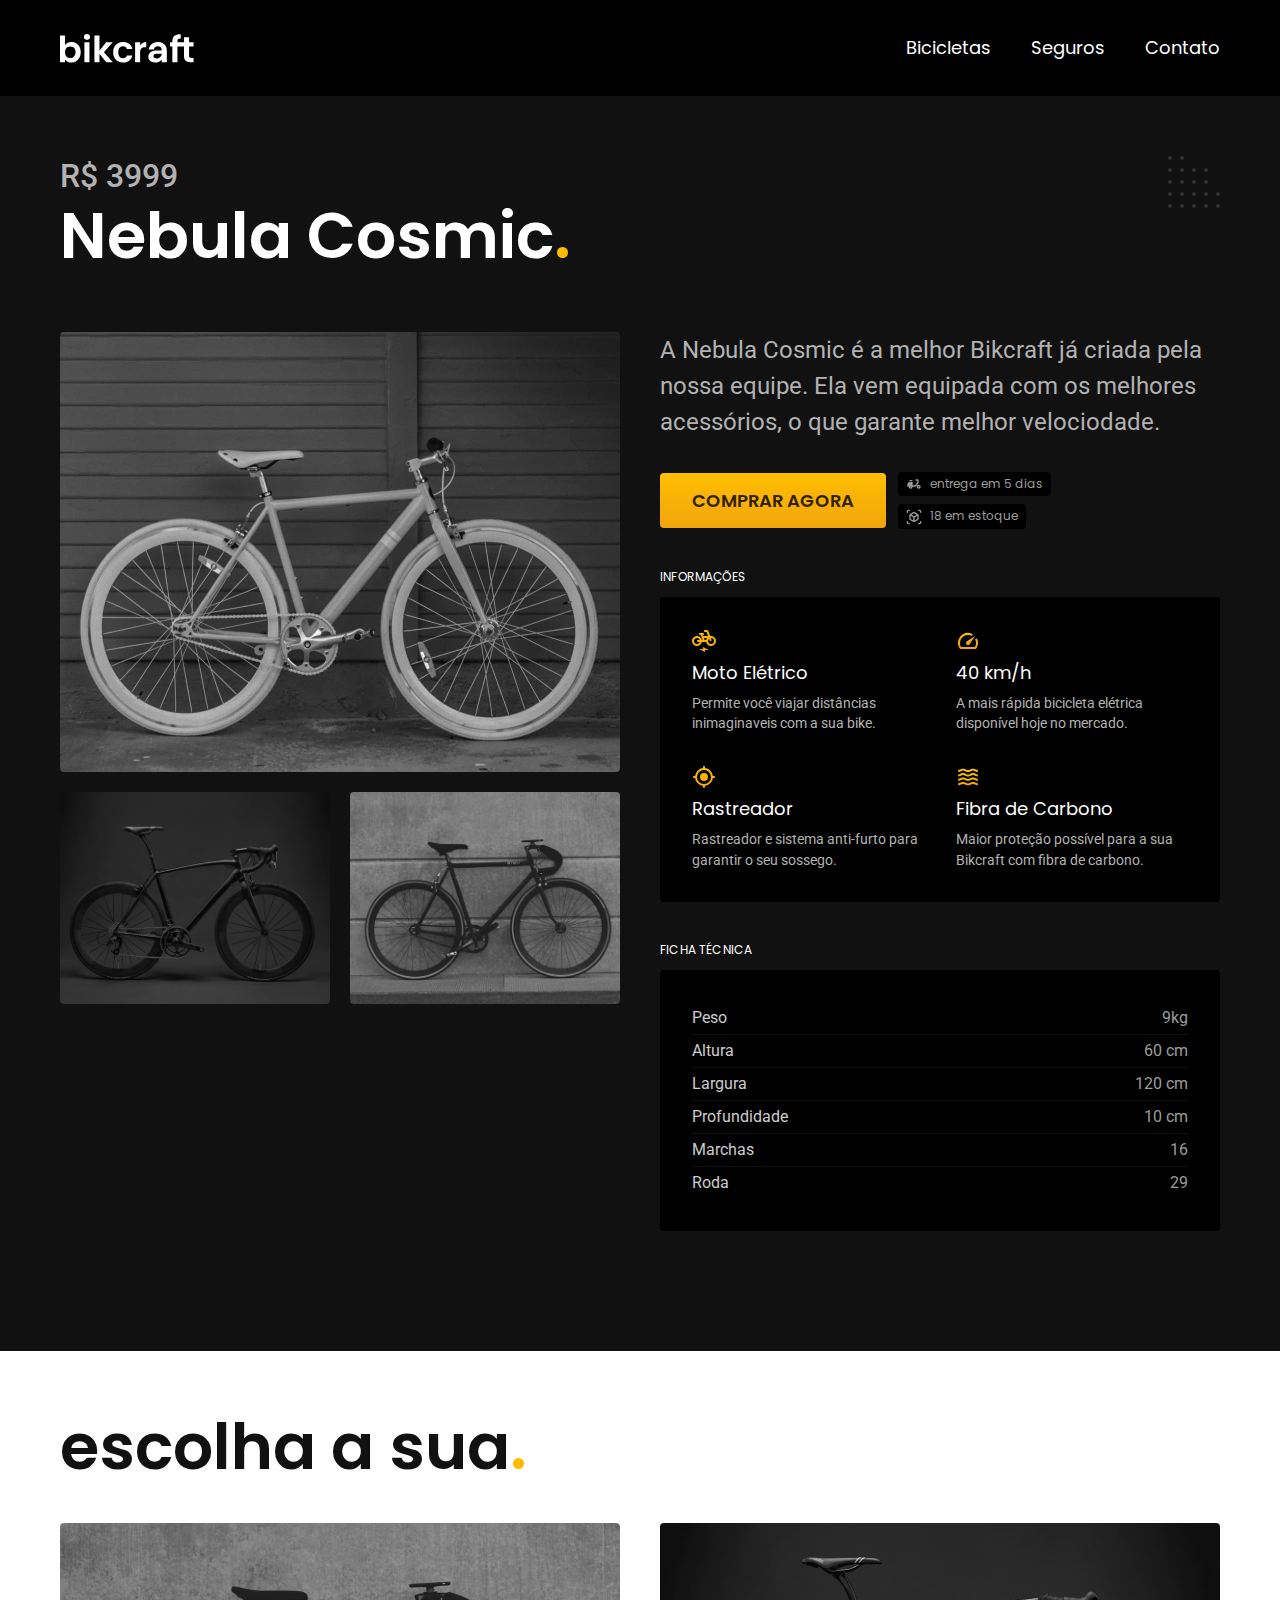
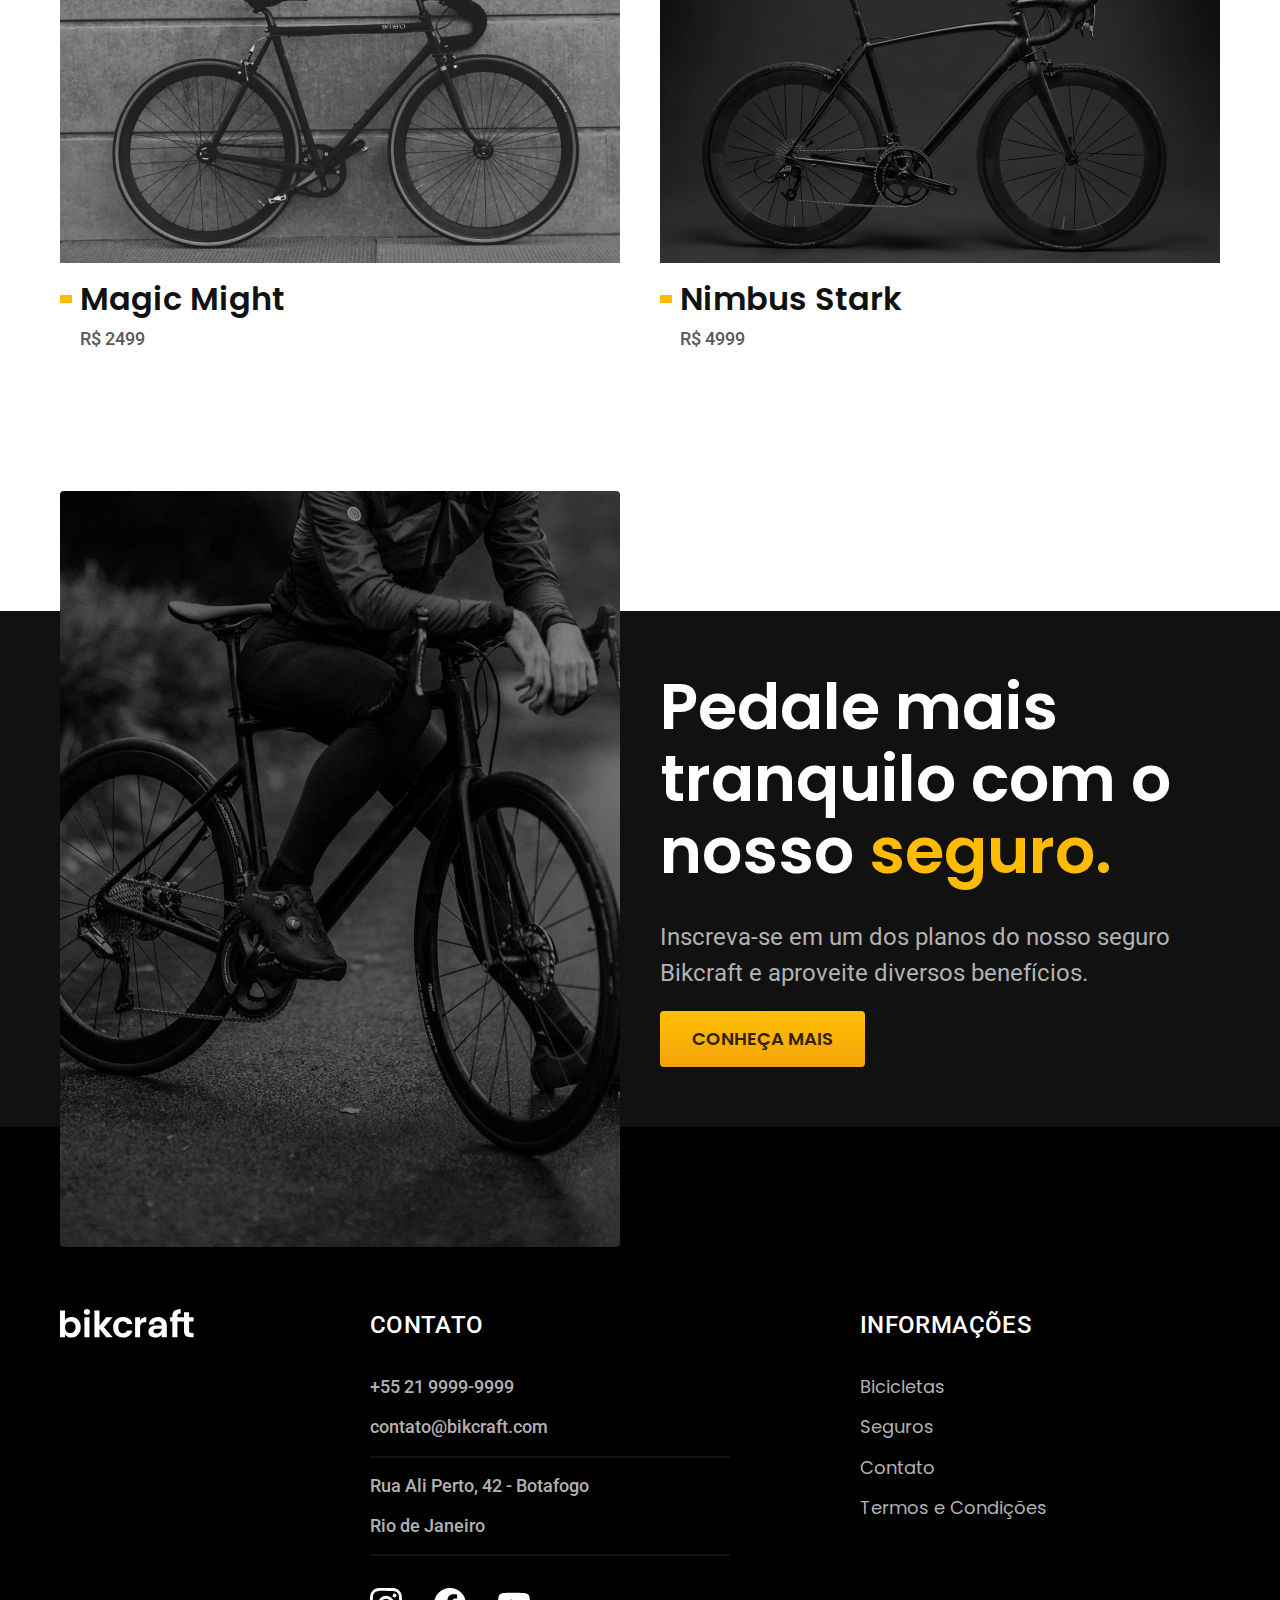
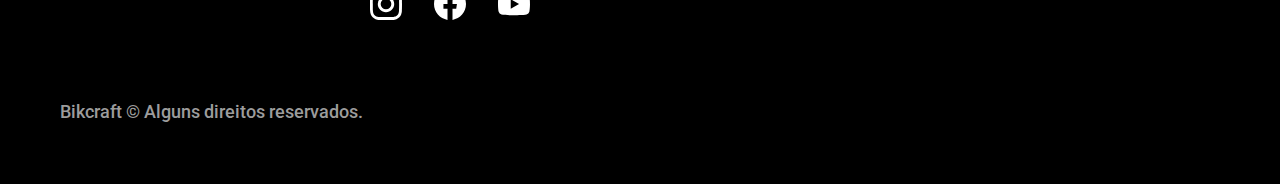
<file: bicicletas/nebula.html>
<!DOCTYPE html>
<html lang="pt-br">

<head>
    <meta charset="UTF-8">
    <meta name="viewport" content="width=device-width, initial-scale=1.0">
    <link rel="stylesheet" href="../css/style.css">

    <link rel="preconnect" href="https://fonts.googleapis.com">
    <link rel="preconnect" href="https://fonts.gstatic.com" crossorigin>
    <link href="https://fonts.googleapis.com/css2?family=Poppins:wght@400;500;600&family=Roboto:wght@400;500&family=Merriweather:ital,wght@1,900&display=swap" rel="stylesheet">

    <title>Nebula | Bikcraft</title>
    <meta name="description" content="Termos e Condições.">
</head>

<body id="bicicleta">
    <header class="header-bg">
        <div class="header container">
            <a href="../">
                <img src="../img/bikcraft.svg" alt="Bikcraft">
            </a>
            
            <nav aria-label="primaria">
                <ul class="header-menu font-1-m cor-0">
                    <li><a href="../bicicletas.html">Bicicletas</a></li>
                    <li><a href="../seguros.html">Seguros</a></li>
                    <li><a href="../contato.html">Contato</a></li>
                </ul>
            </nav>
        </div>
    </header>

    <main class="titulo-bg">
        <div class="titulo container">
            <p class="font-2-xl cor-5">R$ 3999</p>
            <h1 class="font-1-xxl cor-0">Nebula Cosmic<span class="cor-p1">.</span></h1>
        </div>
        <div class="bicicleta container">
            <div class="bicicleta-imagens">
                <img src="../img/bicicleta/nimbus3.jpg" alt="">
                <img src="../img/bicicleta/nimbus1.jpg" alt="">
                <img src="../img/bicicleta/nimbus2.jpg" alt="">
            </div>
            <div class="bicicleta-conteudo">
                <p class="font-2-l cor-5">A Nebula Cosmic é a melhor Bikcraft já criada pela nossa equipe. Ela vem equipada com os melhores acessórios, o que garante melhor velociodade.</p>
                <div class="bicicleta-comprar">
                    <a href="../orcamento.html" class="botao">Comprar Agora</a>
                    <span class="font-1-xs cor-6"><img src="../img/icones/entrega.svg" alt=""> entrega em 5 dias</span>
                    <span class="font-1-xs cor-6"><img src="../img/icones/estoque.svg" alt=""> 18 em estoque</span>
                </div>
                <h2 class="font-1-xs cor-0">Informações</h2>
                <ul class="bicicleta-informacoes">
                    <li>
                        <img src="../img/icones/eletrica.svg" alt="">
                        <h3 class="font-1-m cor-0">Moto Elétrico</h3>
                        <p class="font-2-xs cor-5">Permite você viajar distâncias inimaginaveis com a sua bike.</p>
                    </li>
                    <li>
                        <img src="../img/icones/velocidade.svg" alt="">
                        <h3 class="font-1-m cor-0">40 km/h</h3>
                        <p class="font-2-xs cor-5">A mais rápida bicicleta elétrica disponível hoje no mercado.</p>
                    </li>
                    <li>
                        <img src="../img/icones/rastreador.svg" alt="">
                        <h3 class="font-1-m cor-0">Rastreador</h3>
                        <p class="font-2-xs cor-5">Rastreador e sistema anti-furto para garantir o seu sossego.</p>
                    </li>
                    <li>
                        <img src="../img/icones/carbono.svg" alt="">
                        <h3 class="font-1-m cor-0">Fibra de Carbono</h3>
                        <p class="font-2-xs cor-5">Maior proteção possível para a sua Bikcraft com fibra de carbono.</p>
                    </li>
                </ul>
                <h2 class="font-1-xs cor-0">Ficha técnica</h2>
                <ul class="bicicleta-ficha font-2-s cor-4">
                    <li>Peso <span>9kg</span></li>
                    <li>Altura <span>60 cm </span></li>
                    <li>Largura <span>120 cm</span></li>
                    <li>Profundidade <span>10 cm</span></li>
                    <li>Marchas <span>16</span></li>
                    <li>Roda <span>29</span></li>
                </ul>
            </div>
        </div>
    </main>

    <article class="bicicletas-lista container">
        <h2 class="font-1-xxl">escolha a sua<span class="cor-p1">.</span></h2>

        <ul>
            <li>
                <a href="./magic.html">
                    <img src="../img/bicicletas/magic.jpg" alt="Bicicleta preta">
                    <h3 class="font-1-xl">Magic Might</h3>
                    <span class="font-2-m cor-8">R$ 2499</span>
                </a>
            </li>
            <li>
                <a href="./nimbus.html">
                    <img src="../img/bicicletas/nimbus.jpg" alt="Bicicleta branca">
                    <h3 class="font-1-xl">Nimbus Stark</h3>
                    <span class="font-2-m cor-8">R$ 4999</span>
                </a>
            </li>
        </ul>
    </article>

    <article class="seguro-bg">
        <div class="seguro container">
            <div class="seguro-imagem">
                <img src="../img/fotos/seguros.jpg" alt="Pessoa parada em cima de uma bicicleta.">
            </div>
            <div class="seguro-conteudo">
                <h2 class="font-1-xxl cor-0">Pedale mais tranquilo com o nosso <span class="cor-p1">seguro.</span></h2>
                <p class="font-2-l cor-5">Inscreva-se em um dos planos do nosso seguro Bikcraft e aproveite diversos benefícios.</p>
                <a href="../seguros.html" class="botao">Conheça Mais</a>
            </div>
        </div>
    </article>

    <footer class="footer-bg">
        <div class="footer container">
            <img src="../img/bikcraft.svg" alt="Bikcraft">
            <div class="footer-contato">
                <h3 class="font-2-l-b cor-0">Contato</h3>
                <ul class="font-2-m cor-5">
                    <li><a href="tel:+552199999999">+55 21 9999-9999</a></li>
                    <li><a href="mailto:contato@bikcraft.com">contato@bikcraft.com</a></li>
                    <li>Rua Ali Perto, 42 - Botafogo</li>
                    <li>Rio de Janeiro</li>
                </ul>
                <div class="footer-redes">
                    <a href="./">
                        <img src="../img/redes/instagram.svg" alt="Instagram">
                    </a>
                    <a href="./">
                        <img src="../img/redes/facebook.svg" alt="Facebook">
                    </a>
                    <a href="./">
                        <img src="../img/redes/youtube.svg" alt="Youtube">
                    </a>
                </div>
            </div>
            <div class="footer-informacoes">
                <h3 class="font-2-l-b cor-0">Informações</h3>
                <nav>
                    <ul class="font-1-m cor-5">
                        <li>
                            <li><a href="../bicicletas.html">Bicicletas</a></li>
                            <li><a href="../seguros.html">Seguros</a></li>
                            <li><a href="../contato.html">Contato</a></li>
                            <li><a href="../termos.html">Termos e Condições</a></li>
                        </li>
                    </ul>
                </nav>
            </div>
            <p class="footer-copy font-2-m cor-6">Bikcraft © Alguns direitos reservados.</p>
        </div>
    </footer>
</body>

</html>
</file>
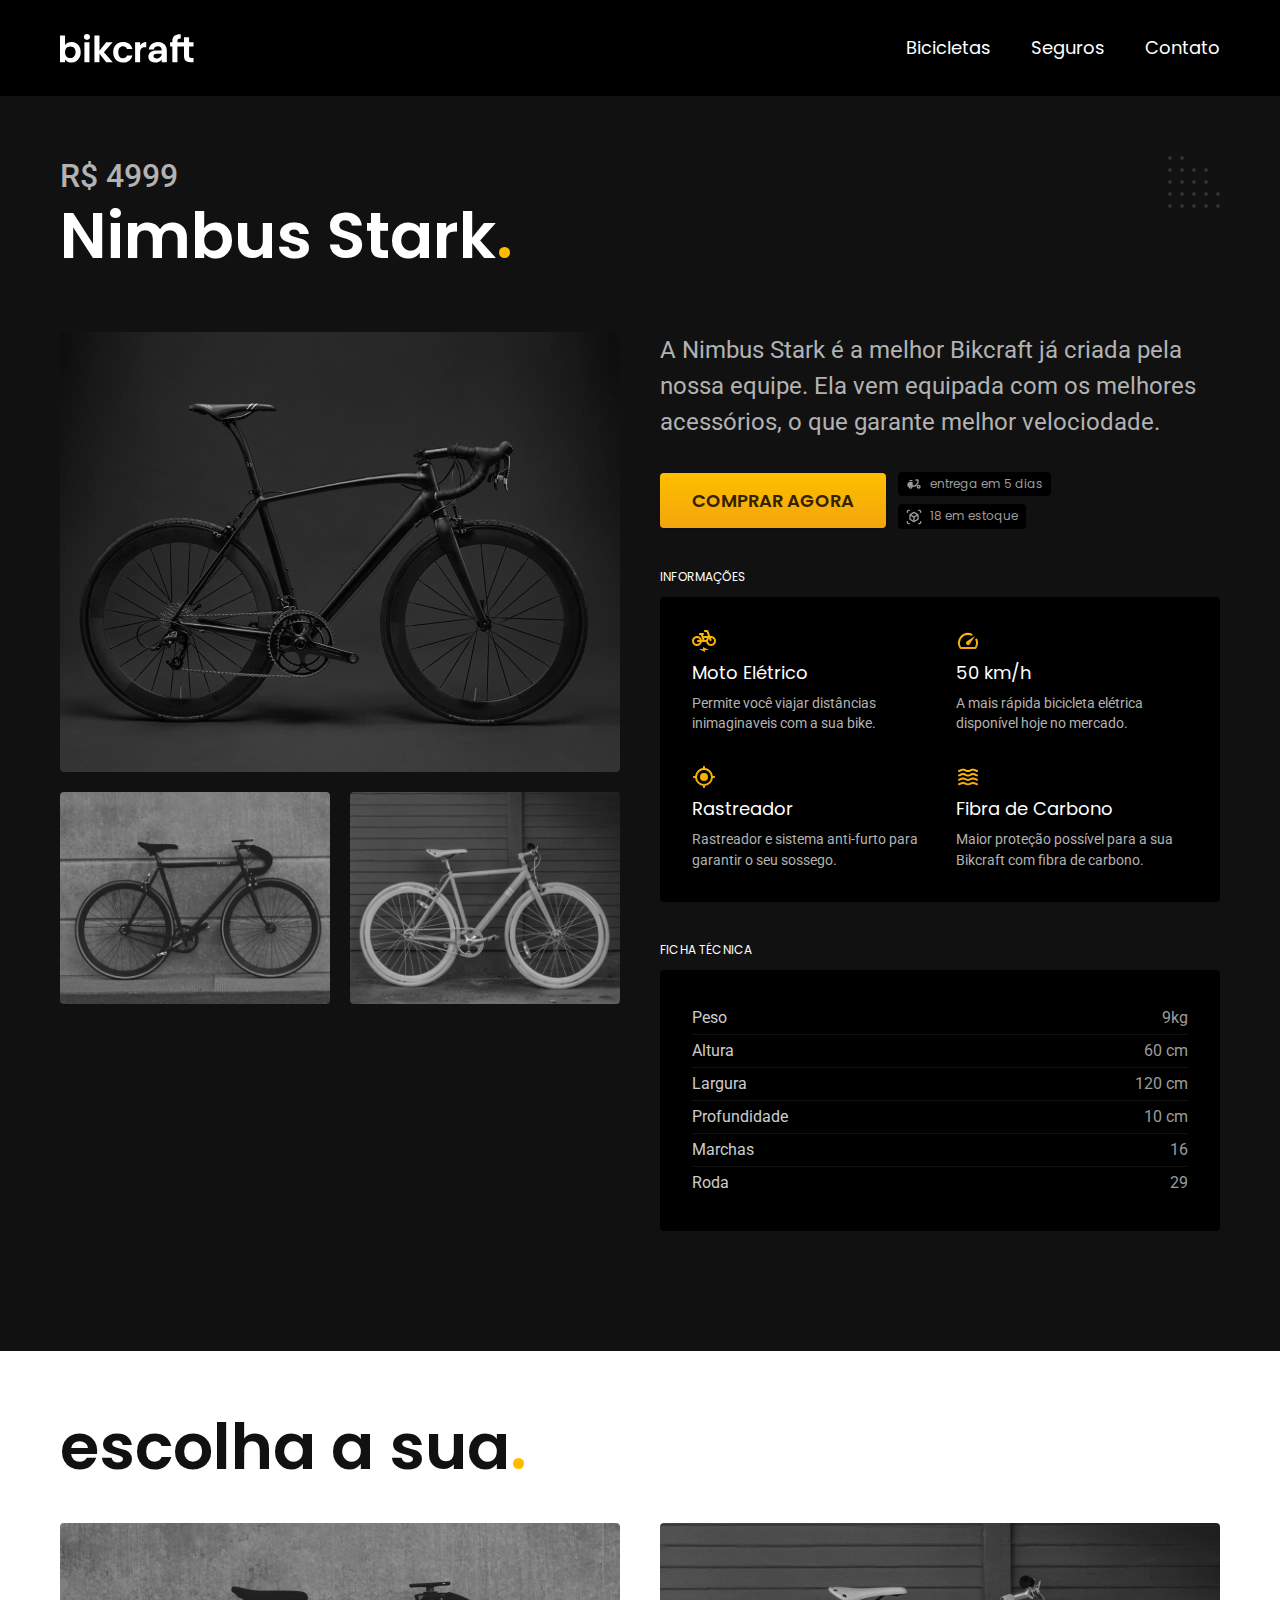
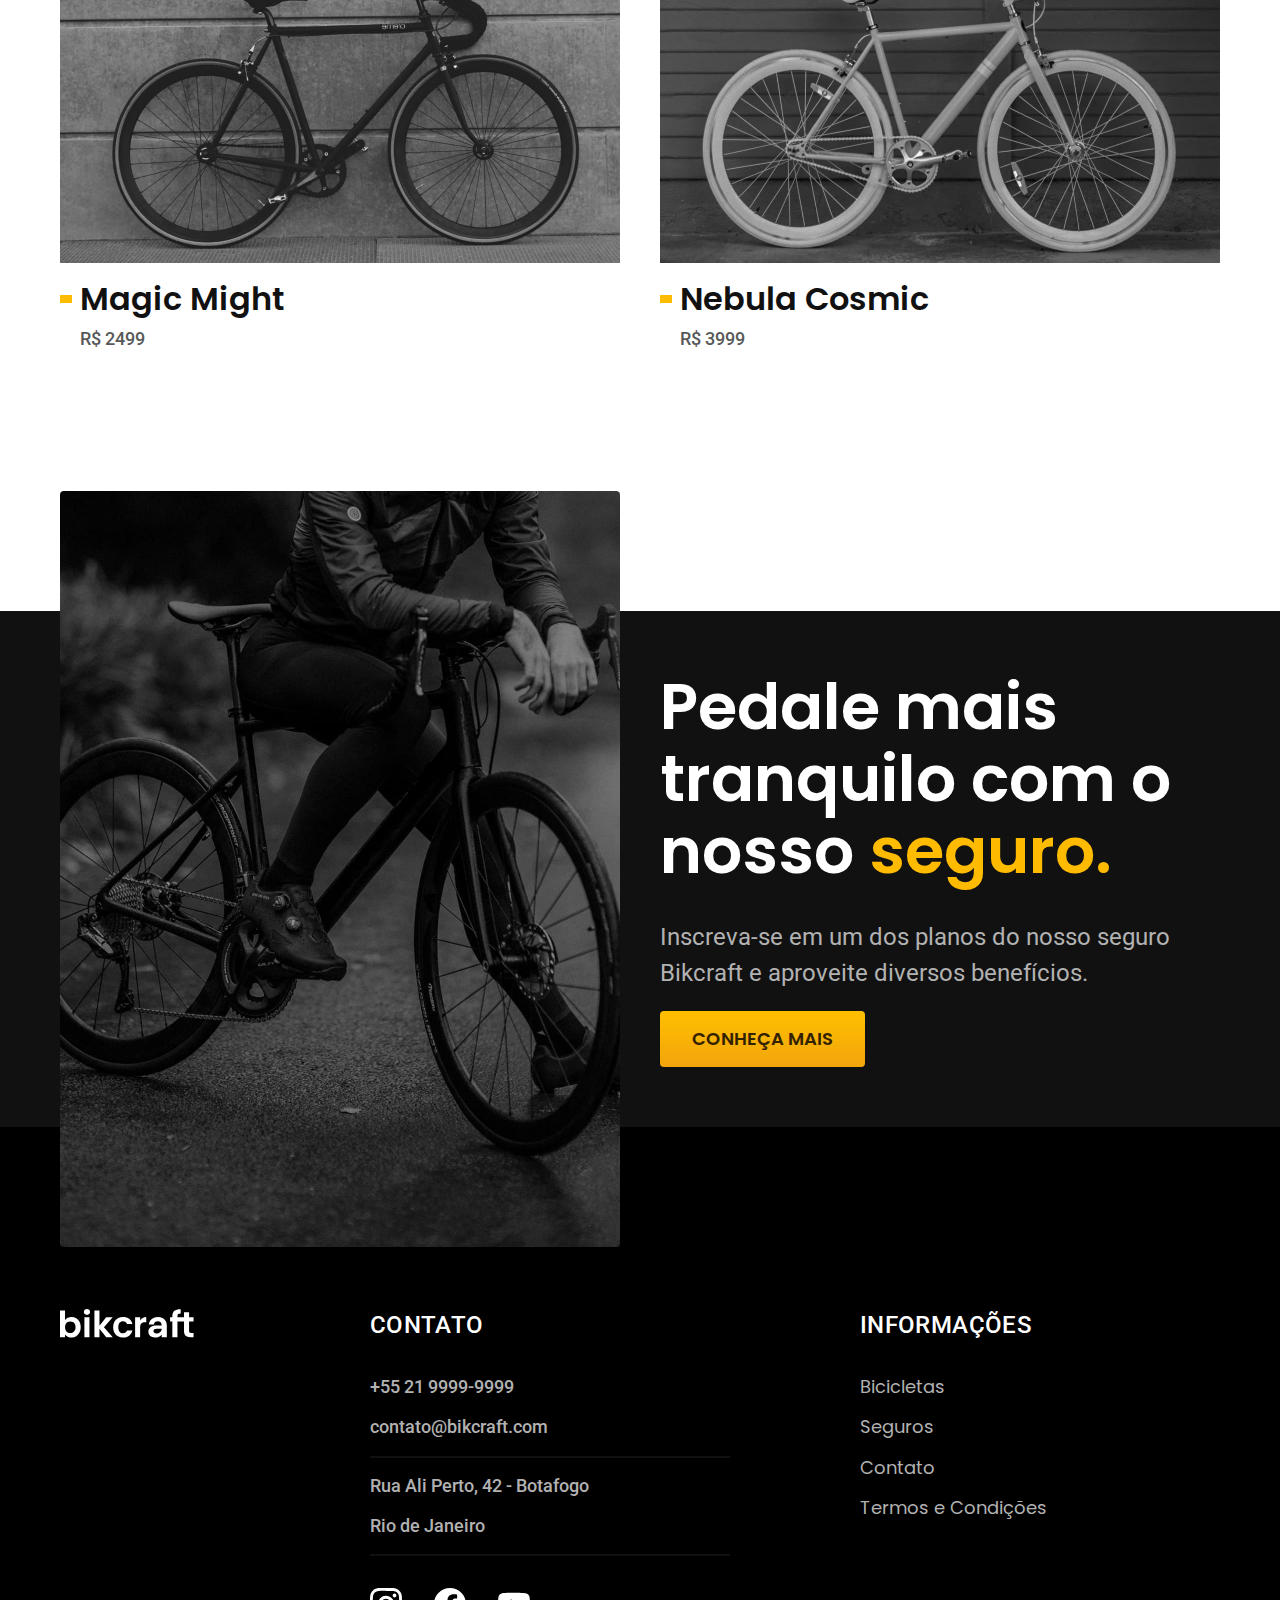
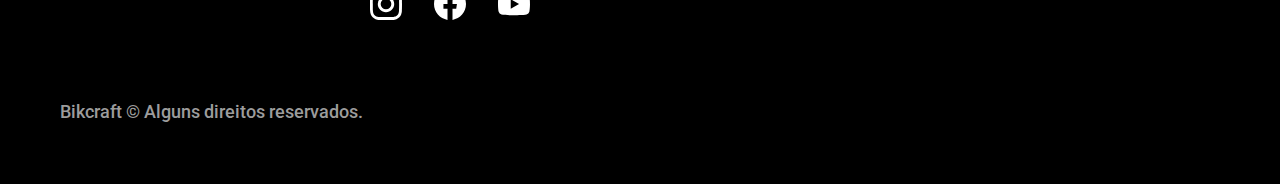
<file: bicicletas/nimbus.html>
<!DOCTYPE html>
<html lang="pt-br">

<head>
    <meta charset="UTF-8">
    <meta name="viewport" content="width=device-width, initial-scale=1.0">
    <link rel="stylesheet" href="../css/style.css">

    <link rel="preconnect" href="https://fonts.googleapis.com">
    <link rel="preconnect" href="https://fonts.gstatic.com" crossorigin>
    <link href="https://fonts.googleapis.com/css2?family=Poppins:wght@400;500;600&family=Roboto:wght@400;500&family=Merriweather:ital,wght@1,900&display=swap" rel="stylesheet">

    <title>Nimbus | Bikcraft</title>
    <meta name="description" content="Termos e Condições.">
</head>

<body id="bicicleta">
    <header class="header-bg">
        <div class="header container">
            <a href="../">
                <img src="../img/bikcraft.svg" alt="Bikcraft">
            </a>
            
            <nav aria-label="primaria">
                <ul class="header-menu font-1-m cor-0">
                    <li><a href="../bicicletas.html">Bicicletas</a></li>
                    <li><a href="../seguros.html">Seguros</a></li>
                    <li><a href="../contato.html">Contato</a></li>
                </ul>
            </nav>
        </div>
    </header>

    <main class="titulo-bg">
        <div class="titulo container">
            <p class="font-2-xl cor-5">R$ 4999</p>
            <h1 class="font-1-xxl cor-0">Nimbus Stark<span class="cor-p1">.</span></h1>
        </div>
        <div class="bicicleta container">
            <div class="bicicleta-imagens">
                <img src="../img/bicicleta/nimbus1.jpg" alt="">
                <img src="../img/bicicleta/nimbus2.jpg" alt="">
                <img src="../img/bicicleta/nimbus3.jpg" alt="">
            </div>
            <div class="bicicleta-conteudo">
                <p class="font-2-l cor-5">A Nimbus Stark é a melhor Bikcraft já criada pela nossa equipe. Ela vem equipada com os melhores acessórios, o que garante melhor velociodade.</p>
                <div class="bicicleta-comprar">
                    <a href="../orcamento.html" class="botao">Comprar Agora</a>
                    <span class="font-1-xs cor-6"><img src="../img/icones/entrega.svg" alt=""> entrega em 5 dias</span>
                    <span class="font-1-xs cor-6"><img src="../img/icones/estoque.svg" alt=""> 18 em estoque</span>
                </div>
                <h2 class="font-1-xs cor-0">Informações</h2>
                <ul class="bicicleta-informacoes">
                    <li>
                        <img src="../img/icones/eletrica.svg" alt="">
                        <h3 class="font-1-m cor-0">Moto Elétrico</h3>
                        <p class="font-2-xs cor-5">Permite você viajar distâncias inimaginaveis com a sua bike.</p>
                    </li>
                    <li>
                        <img src="../img/icones/velocidade.svg" alt="">
                        <h3 class="font-1-m cor-0">50 km/h</h3>
                        <p class="font-2-xs cor-5">A mais rápida bicicleta elétrica disponível hoje no mercado.</p>
                    </li>
                    <li>
                        <img src="../img/icones/rastreador.svg" alt="">
                        <h3 class="font-1-m cor-0">Rastreador</h3>
                        <p class="font-2-xs cor-5">Rastreador e sistema anti-furto para garantir o seu sossego.</p>
                    </li>
                    <li>
                        <img src="../img/icones/carbono.svg" alt="">
                        <h3 class="font-1-m cor-0">Fibra de Carbono</h3>
                        <p class="font-2-xs cor-5">Maior proteção possível para a sua Bikcraft com fibra de carbono.</p>
                    </li>
                </ul>
                <h2 class="font-1-xs cor-0">Ficha técnica</h2>
                <ul class="bicicleta-ficha font-2-s cor-4">
                    <li>Peso <span>9kg</span></li>
                    <li>Altura <span>60 cm </span></li>
                    <li>Largura <span>120 cm</span></li>
                    <li>Profundidade <span>10 cm</span></li>
                    <li>Marchas <span>16</span></li>
                    <li>Roda <span>29</span></li>
                </ul>
            </div>
        </div>
    </main>

    <article class="bicicletas-lista container">
        <h2 class="font-1-xxl">escolha a sua<span class="cor-p1">.</span></h2>

        <ul>
            <li>
                <a href="./magic.html">
                    <img src="../img/bicicletas/magic.jpg" alt="Bicicleta preta">
                    <h3 class="font-1-xl">Magic Might</h3>
                    <span class="font-2-m cor-8">R$ 2499</span>
                </a>
            </li>
            <li>
                <a href="./nebula.html">
                    <img src="../img/bicicletas/nebula.jpg" alt="Bicicleta branca">
                    <h3 class="font-1-xl">Nebula Cosmic</h3>
                    <span class="font-2-m cor-8">R$ 3999</span>
                </a>
            </li>
        </ul>
    </article>

    <article class="seguro-bg">
        <div class="seguro container">
            <div class="seguro-imagem">
                <img src="../img/fotos/seguros.jpg" alt="Pessoa parada em cima de uma bicicleta.">
            </div>
            <div class="seguro-conteudo">
                <h2 class="font-1-xxl cor-0">Pedale mais tranquilo com o nosso <span class="cor-p1">seguro.</span></h2>
                <p class="font-2-l cor-5">Inscreva-se em um dos planos do nosso seguro Bikcraft e aproveite diversos benefícios.</p>
                <a href="../seguros.html" class="botao">Conheça Mais</a>
            </div>
        </div>
    </article>

    <footer class="footer-bg">
        <div class="footer container">
            <img src="../img/bikcraft.svg" alt="Bikcraft">
            <div class="footer-contato">
                <h3 class="font-2-l-b cor-0">Contato</h3>
                <ul class="font-2-m cor-5">
                    <li><a href="tel:+552199999999">+55 21 9999-9999</a></li>
                    <li><a href="mailto:contato@bikcraft.com">contato@bikcraft.com</a></li>
                    <li>Rua Ali Perto, 42 - Botafogo</li>
                    <li>Rio de Janeiro</li>
                </ul>
                <div class="footer-redes">
                    <a href="./">
                        <img src="../img/redes/instagram.svg" alt="Instagram">
                    </a>
                    <a href="./">
                        <img src="../img/redes/facebook.svg" alt="Facebook">
                    </a>
                    <a href="./">
                        <img src="../img/redes/youtube.svg" alt="Youtube">
                    </a>
                </div>
            </div>
            <div class="footer-informacoes">
                <h3 class="font-2-l-b cor-0">Informações</h3>
                <nav>
                    <ul class="font-1-m cor-5">
                        <li>
                            <li><a href="../bicicletas.html">Bicicletas</a></li>
                            <li><a href="../seguros.html">Seguros</a></li>
                            <li><a href="../contato.html">Contato</a></li>
                            <li><a href="../termos.html">Termos e Condições</a></li>
                        </li>
                    </ul>
                </nav>
            </div>
            <p class="footer-copy font-2-m cor-6">Bikcraft © Alguns direitos reservados.</p>
        </div>
    </footer>
</body>

</html>
</file>
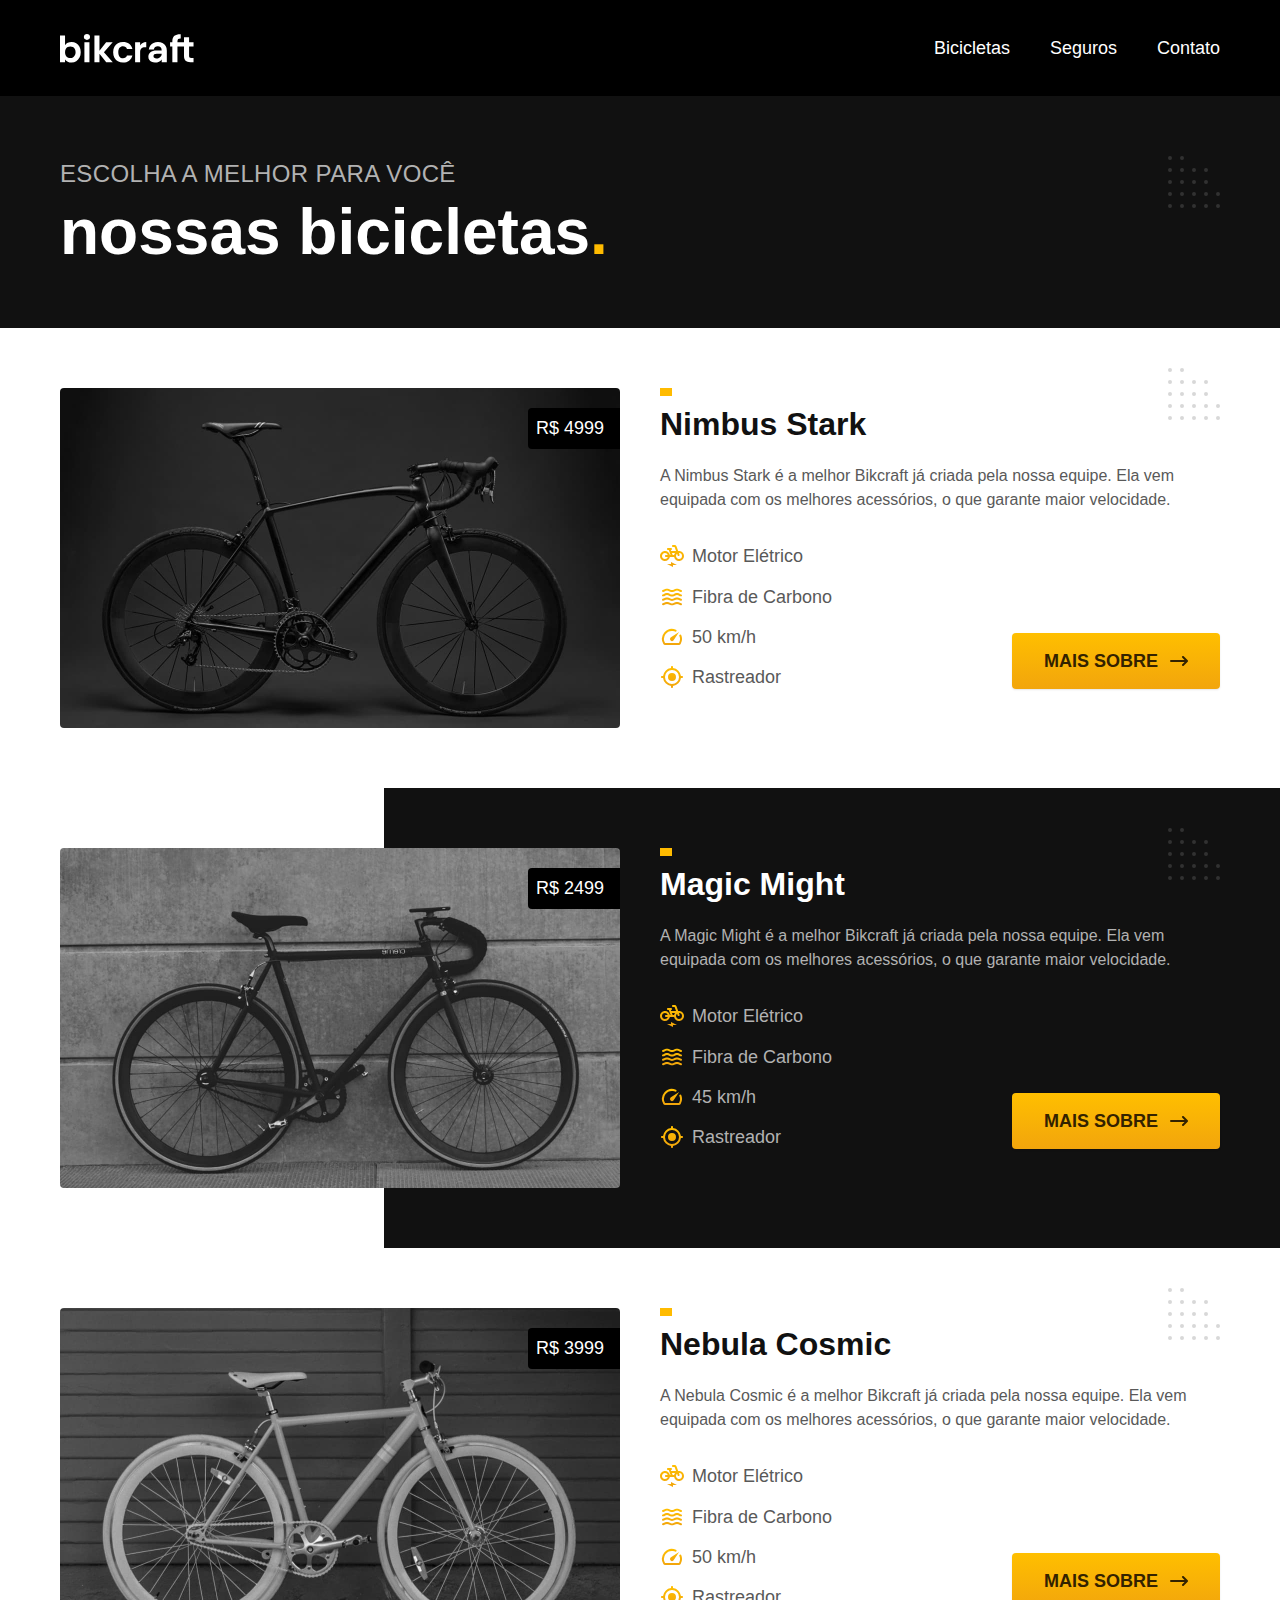
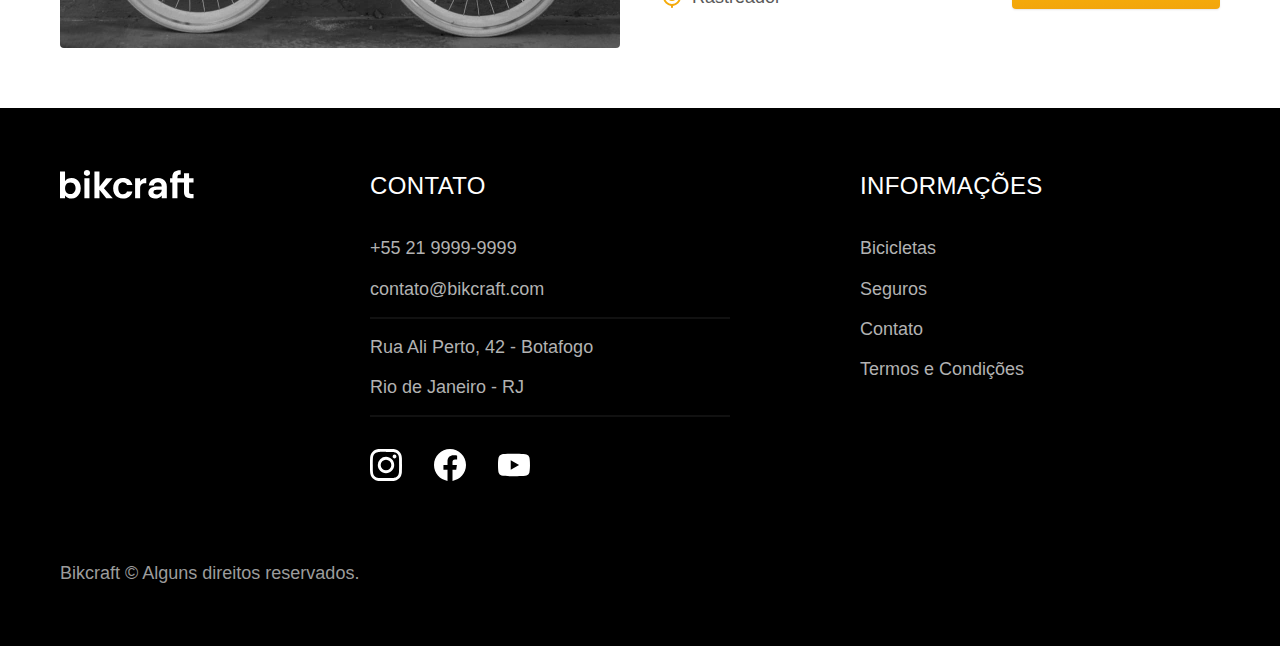
<file: bikcraft/bicicletas.html>
<!DOCTYPE html>
<html lang="pt-br">

<head>
  <meta charset="UTF-8">
  <meta name="viewport" content="width=device-width, initial-scale=1.0">

  <title>Bicicletas | Bikcraft</title>
  <meta name="description" content="Bicicletas">

  <link rel="preload" href="./css/style.css" as="style">
      <link rel="preload" href="./css/style.css">
    <link rel="stylesheet" href="./css/style.css"></head>

<body id="bicicletas">
  <header class="header-bg">
    <div class="header container">
      <a href="./">
        <img src="./img/bikcraft.svg" alt="Bikcraft">
      </a>

      <nav aria-label="primaria">
        <ul class="header-menu font-1-m cor-0">
          <li><a href="./bicicletas.html">Bicicletas</a></li>
          <li><a href="./seguros.html">Seguros</a></li>
          <li><a href="./contato.html">Contato</a></li>
        </ul>
      </nav>
    </div>
  </header>

  <main>
    <div class="titulo-bg">
      <div class="titulo container">
        <p class="font-2-l-b cor-5">Escolha a melhor para você</p>
        <h1 class="font-1-xxl cor-0">nossas bicicletas<span class="cor-p1">.</span></h1>
      </div>
    </div>

    <div class="bicicletas container">
      <div class="bicicletas-imagem">
        <img src="./img/bicicletas/nimbus.jpg" alt="Bicicleta preta">
        <span class="font-2-m cor-0">R$ 4999</span>
      </div>
      <div class="bicicletas-conteudo">
        <h2 class="font-1-xl">Nimbus Stark</h2>
        <p class="font-2-s cor-8">A Nimbus Stark é a melhor Bikcraft já criada pela nossa equipe. Ela vem equipada com os melhores acessórios, o que garante maior velocidade.</p>
        <ul class="font-1-m cor-8">
          <li>
            <img src="./img/icones/eletrica.svg" alt="">
            Motor Elétrico
          </li>
          <li>
            <img src="./img/icones/carbono.svg" alt="">
            Fibra de Carbono
          </li>
          <li>
            <img src="./img/icones/velocidade.svg" alt="">
            50 km/h
          </li>
          <li>
            <img src="./img/icones/rastreador.svg" alt="">
            Rastreador
          </li>
        </ul>
        <a class="botao seta" href="./bicicletas/nimbus.html">Mais Sobre</a>
      </div>
    </div>

    <div class="bicicletas-bg">
      <div class="bicicletas container">
        <div class="bicicletas-imagem">
          <img src="./img/bicicletas/magic.jpg" alt="Bicicleta preta">
          <span class="font-2-m cor-0">R$ 2499</span>
        </div>
        <div class="bicicletas-conteudo">
          <h2 class="font-1-xl cor-0">Magic Might</h2>
          <p class="font-2-s cor-5">A Magic Might é a melhor Bikcraft já criada pela nossa equipe. Ela vem equipada com os melhores acessórios, o que garante maior velocidade.</p>
          <ul class="font-1-m cor-5">
            <li>
              <img src="./img/icones/eletrica.svg" alt="">
              Motor Elétrico
            </li>
            <li>
              <img src="./img/icones/carbono.svg" alt="">
              Fibra de Carbono
            </li>
            <li>
              <img src="./img/icones/velocidade.svg" alt="">
              45 km/h
            </li>
            <li>
              <img src="./img/icones/rastreador.svg" alt="">
              Rastreador
            </li>
          </ul>
          <a class="botao seta" href="./bicicletas/magic.html">Mais Sobre</a>
        </div>
      </div>
    </div>

    <div class="bicicletas container">
      <div class="bicicletas-imagem">
        <img src="./img/bicicletas/nebula.jpg" alt="Bicicleta preta">
        <span class="font-2-m cor-0">R$ 3999</span>
      </div>
      <div class="bicicletas-conteudo">
        <h2 class="font-1-xl">Nebula Cosmic</h2>
        <p class="font-2-s cor-8">A Nebula Cosmic é a melhor Bikcraft já criada pela nossa equipe. Ela vem equipada com os melhores acessórios, o que garante maior velocidade.</p>
        <ul class="font-1-m cor-8">
          <li>
            <img src="./img/icones/eletrica.svg" alt="">
            Motor Elétrico
          </li>
          <li>
            <img src="./img/icones/carbono.svg" alt="">
            Fibra de Carbono
          </li>
          <li>
            <img src="./img/icones/velocidade.svg" alt="">
            50 km/h
          </li>
          <li>
            <img src="./img/icones/rastreador.svg" alt="">
            Rastreador
          </li>
        </ul>
        <a class="botao seta" href="./bicicletas/nebula.html">Mais Sobre</a>
      </div>
    </div>

  </main>

  <footer class="footer-bg">
    <div class="footer container">
      <img src="./img/bikcraft.svg" alt="Bikcraft">
      <div class="footer-contato">
        <h3 class="font-2-l-b cor-0">Contato</h3>
        <ul class="font-2-m cor-5">
          <li><a href="tel:+552199999999">+55 21 9999-9999</a></li>
          <li><a href="mailto:contato@bikcraft.com">contato@bikcraft.com</a></li>
          <li>Rua Ali Perto, 42 - Botafogo</li>
          <li>Rio de Janeiro - RJ</li>
        </ul>
        <div class="footer-redes">
          <a href="./">
            <img src="./img/redes/instagram.svg" alt="Instagram">
          </a>
          <a href="./">
            <img src="./img/redes/facebook.svg" alt="Facebook">
          </a>
          <a href="./">
            <img src="./img/redes/youtube.svg" alt="Youtube">
          </a>
        </div>
      </div>
      <div class="footer-informacoes">
        <h3 class="font-2-l-b cor-0">Informações</h3>
        <nav>
          <ul class="font-1-m cor-5">
            <li><a href="./bicicletas.html">Bicicletas</a></li>
            <li><a href="./seguros.html">Seguros</a></li>
            <li><a href="./contato.html">Contato</a></li>
            <li><a href="./termos.html">Termos e Condições</a></li>
          </ul>
        </nav>
      </div>
      <p class="footer-copy font-2-m cor-6">Bikcraft © Alguns direitos reservados.</p>
    </div>
  </footer>
</body>

</html>
</file>
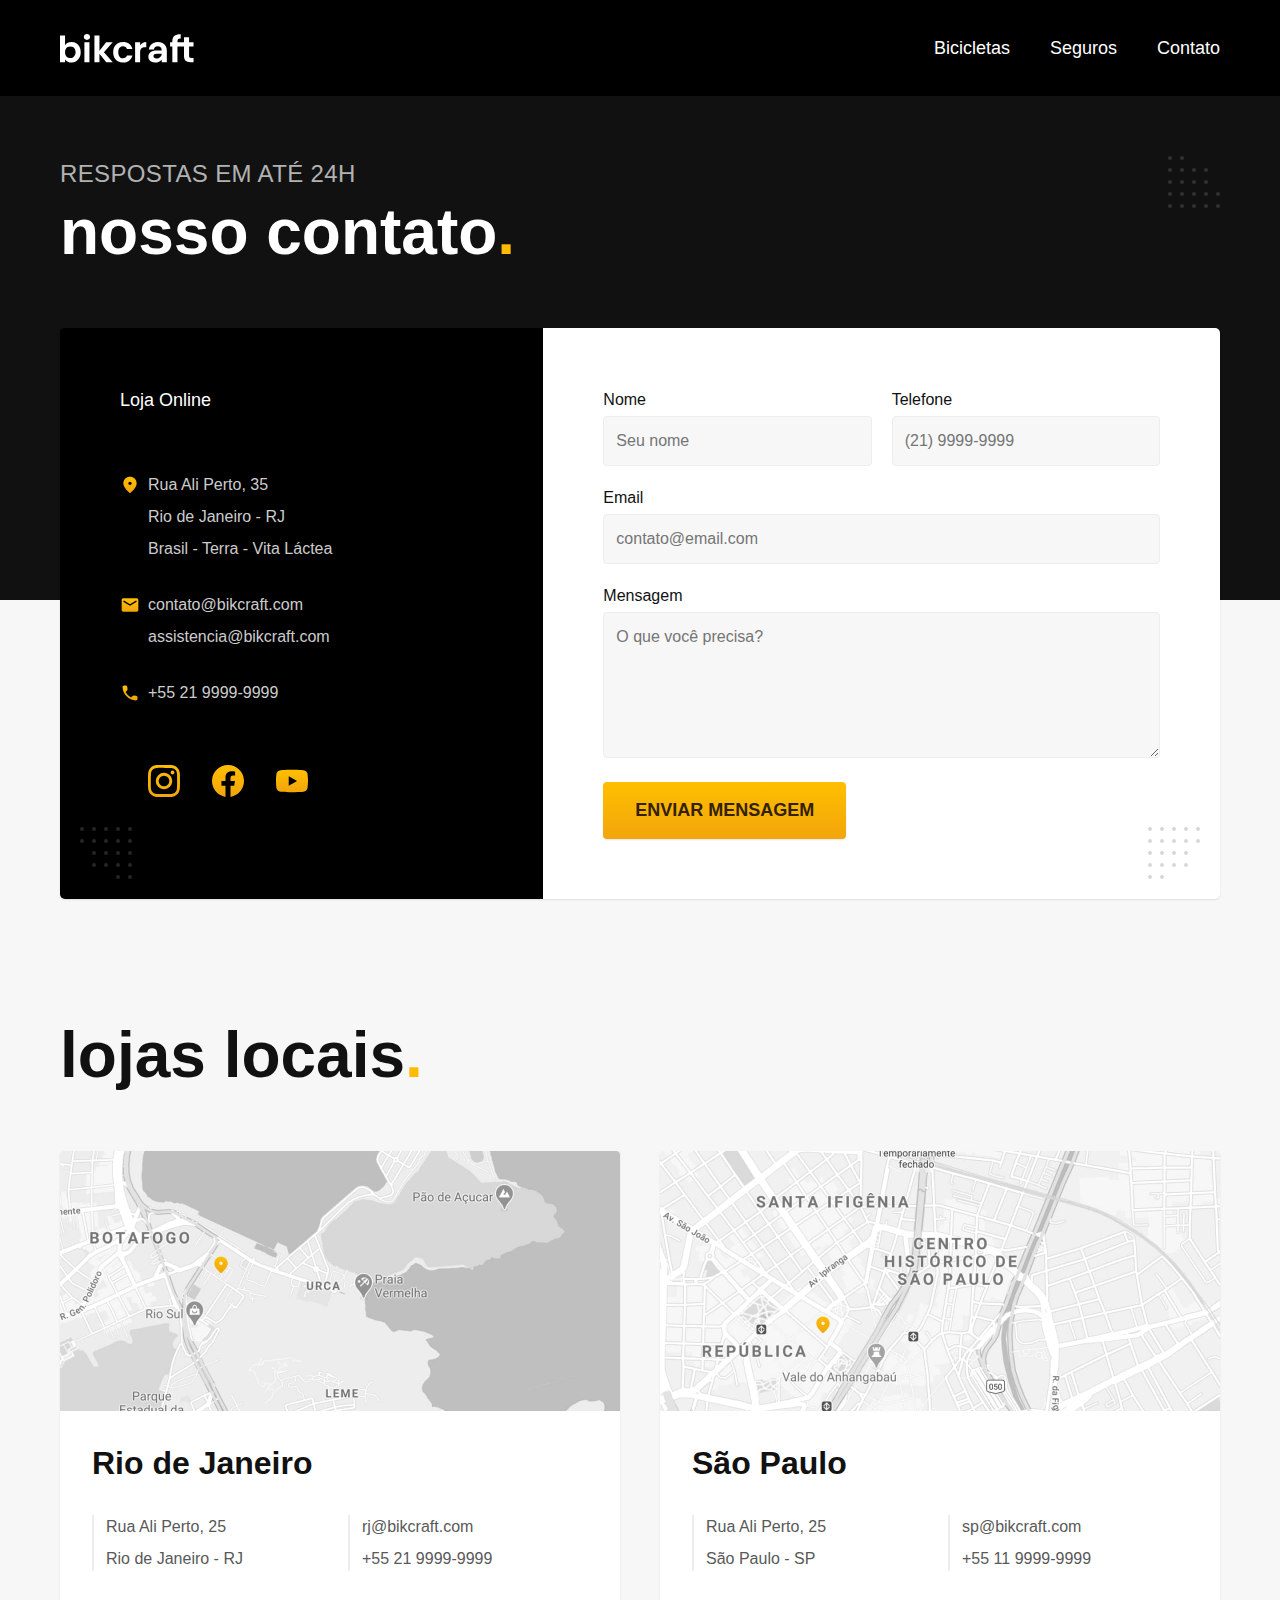
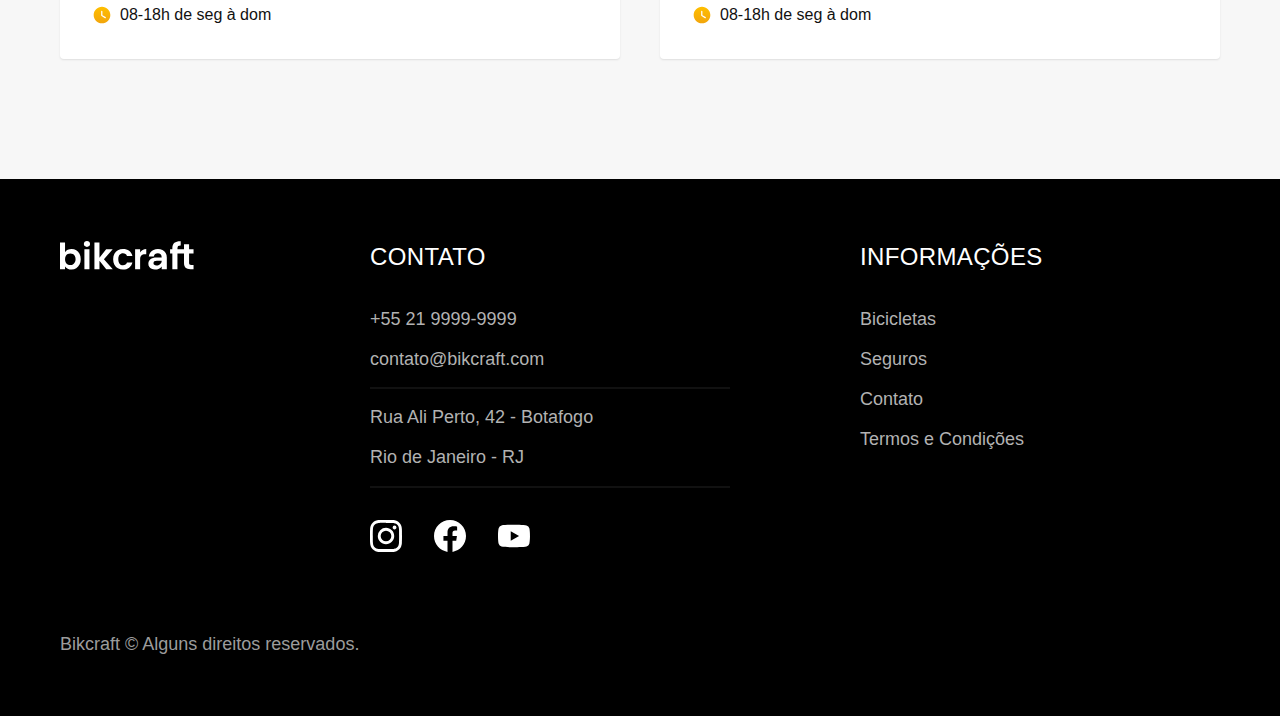
<file: bikcraft/contato.html>
<!DOCTYPE html>
<html lang="pt-br">

<head>
  <meta charset="UTF-8">
  <meta name="viewport" content="width=device-width, initial-scale=1.0">

  <title>Contato | Bikcraft</title>
  <meta name="description" content="Contato.">

  <link rel="preload" href="./css/style.css" as="style">
      <link rel="preload" href="./css/style.css">
    <link rel="stylesheet" href="./css/style.css"></head>

<body id="contato">
  <header class="header-bg">
    <div class="header container">
      <a href="./">
        <img src="./img/bikcraft.svg" alt="Bikcraft">
      </a>

      <nav aria-label="primaria">
        <ul class="header-menu font-1-m cor-0">
          <li><a href="./bicicletas.html">Bicicletas</a></li>
          <li><a href="./seguros.html">Seguros</a></li>
          <li><a href="./contato.html">Contato</a></li>
        </ul>
      </nav>
    </div>
  </header>

  <main>
    <div class="titulo-bg">
      <div class="titulo container">
        <p class="font-2-l-b cor-5">Respostas em até 24h</p>
        <h1 class="font-1-xxl cor-0">nosso contato<span class="cor-p1">.</span></h1>
      </div>
    </div>

    <div class="contato container">
      <section class="contato-dados" aria-label="Endereço">
        <h2 class="font-1-m cor-0">Loja Online</h2>
        <div class="contato-endereco font-2-s cor-4">
          <p>Rua Ali Perto, 35</p>
          <p>Rio de Janeiro - RJ</p>
          <p>Brasil - Terra - Vita Láctea</p>
        </div>
        <address class="contato-meios font-2-s cor-4">
          <a href="mailto:contato@bikcraft.com">contato@bikcraft.com</a>
          <a href="mailto:assistencia@bikcraft.com">assistencia@bikcraft.com</a>
          <a href="tel:+552199999999">+55 21 9999-9999</a>
        </address>
        <div class="contato-redes">
          <a href="./">
            <img src="./img/redes/instagram-p.svg" alt="Instagram">
          </a>
          <a href="./">
            <img src="./img/redes/facebook-p.svg" alt="Facebook">
          </a>
          <a href="./">
            <img src="./img/redes/youtube-p.svg" alt="Youtube">
          </a>
        </div>
      </section>
      <section class="contato-formulario" aria-label="Formulário">
        <form class="form" action="./contato.html">
          <div>
            <label for="nome">Nome</label>
            <input type="text" id="nome" name="nome" placeholder="Seu nome">
          </div>
          <div>
            <label for="telefone">Telefone</label>
            <input type="text" id="telefone" name="telefone" placeholder="(21) 9999-9999">
          </div>
          <div class="col-2">
            <label for="email">Email</label>
            <input type="email" id="email" name="email" placeholder="contato@email.com">
          </div>
          <div class="col-2">
            <label for="mensagem">Mensagem</label>
            <textarea rows="5" id="mensagem" name="mensagem" placeholder="O que você precisa?"></textarea>
          </div>
          <button class="botao col-2">Enviar Mensagem</button>
        </form>
      </section>
    </div>
  </main>

  <article class="lojas container">
    <h2 class="font-1-xxl">lojas locais<span class="cor-p1">.</span></h2>
    <div class="lojas-item">
      <img src="./img/lojas/rj.jpg" alt="mapa marcando o endereço em Rua Ali Perto, 25 - Rio de Janeiro - RJ">
      <div class="lojas-conteudo">
        <h3 class="font-1-xl">Rio de Janeiro</h3>
        <div class="lojas-dados font-2-s cor-8">
          <p>Rua Ali Perto, 25</p>
          <p>Rio de Janeiro - RJ</p>
        </div>
        <div class="lojas-dados font-2-s cor-8">
          <a href="mailto:rj@bikcraft.com">rj@bikcraft.com</a>
          <a href="tel:+552199999999">+55 21 9999-9999</a>
        </div>
        <p class="lojas-tempo font-1-s"><img src="./img/icones/horario.svg" alt="">08-18h de seg à dom</p>
      </div>
    </div>

    <div class="lojas-item">
      <img src="./img/lojas/sp.jpg" alt="mapa marcando o endereço em Rua Ali Perto, 25 - São Paulo - SP">
      <div class="lojas-conteudo">
        <h3 class="font-1-xl">São Paulo</h3>
        <div class="lojas-dados font-2-s cor-8">
          <p>Rua Ali Perto, 25</p>
          <p>São Paulo - SP</p>
        </div>
        <div class="lojas-dados font-2-s cor-8">
          <a href="mailto:sp@bikcraft.com">sp@bikcraft.com</a>
          <a href="tel:+551199999999">+55 11 9999-9999</a>
        </div>
        <p class="lojas-tempo font-1-s"><img src="./img/icones/horario.svg" alt="">08-18h de seg à dom</p>
      </div>
    </div>
  </article>

  <footer class="footer-bg">
    <div class="footer container">
      <img src="./img/bikcraft.svg" alt="Bikcraft">
      <div class="footer-contato">
        <h3 class="font-2-l-b cor-0">Contato</h3>
        <ul class="font-2-m cor-5">
          <li><a href="tel:+552199999999">+55 21 9999-9999</a></li>
          <li><a href="mailto:contato@bikcraft.com">contato@bikcraft.com</a></li>
          <li>Rua Ali Perto, 42 - Botafogo</li>
          <li>Rio de Janeiro - RJ</li>
        </ul>
        <div class="footer-redes">
          <a href="./">
            <img src="./img/redes/instagram.svg" alt="Instagram">
          </a>
          <a href="./">
            <img src="./img/redes/facebook.svg" alt="Facebook">
          </a>
          <a href="./">
            <img src="./img/redes/youtube.svg" alt="Youtube">
          </a>
        </div>
      </div>
      <div class="footer-informacoes">
        <h3 class="font-2-l-b cor-0">Informações</h3>
        <nav>
          <ul class="font-1-m cor-5">
            <li><a href="./bicicletas.html">Bicicletas</a></li>
            <li><a href="./seguros.html">Seguros</a></li>
            <li><a href="./contato.html">Contato</a></li>
            <li><a href="./termos.html">Termos e Condições</a></li>
          </ul>
        </nav>
      </div>
      <p class="footer-copy font-2-m cor-6">Bikcraft © Alguns direitos reservados.</p>
    </div>
  </footer>
</body>

</html>
</file>
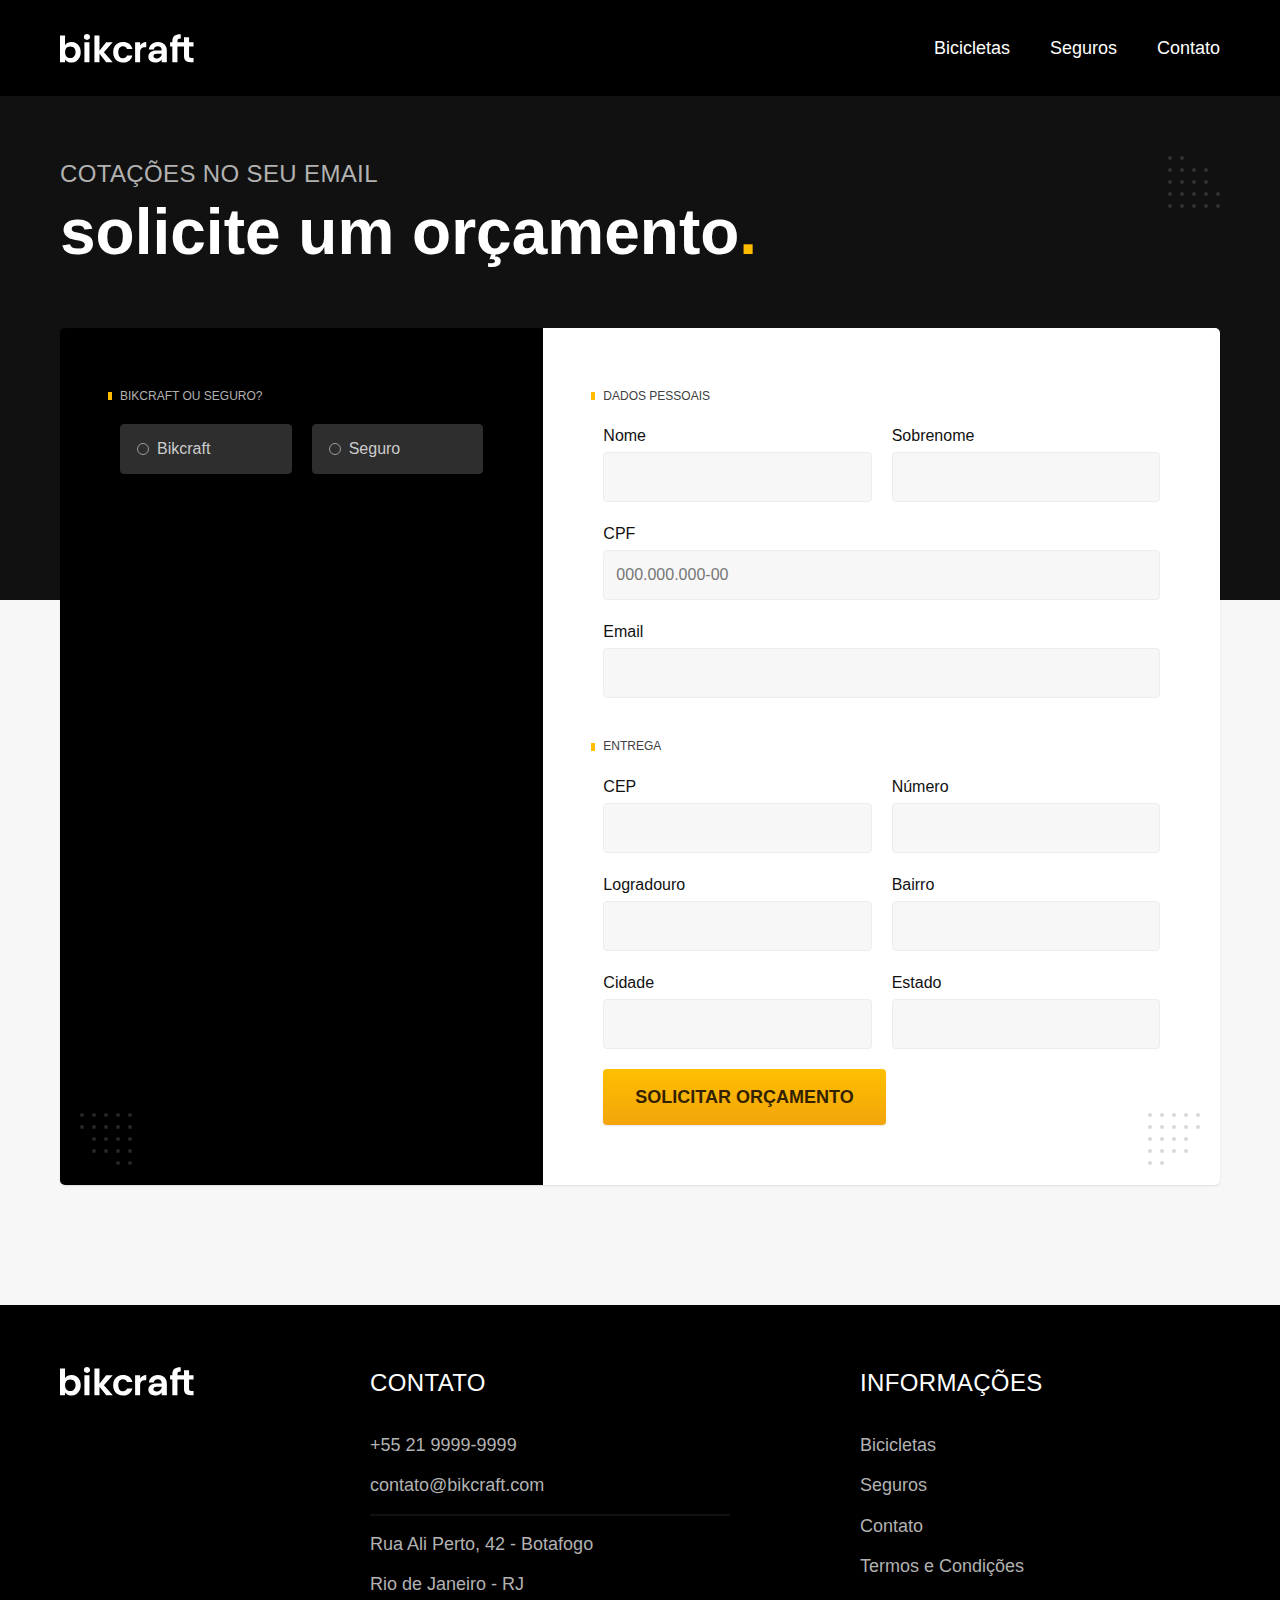
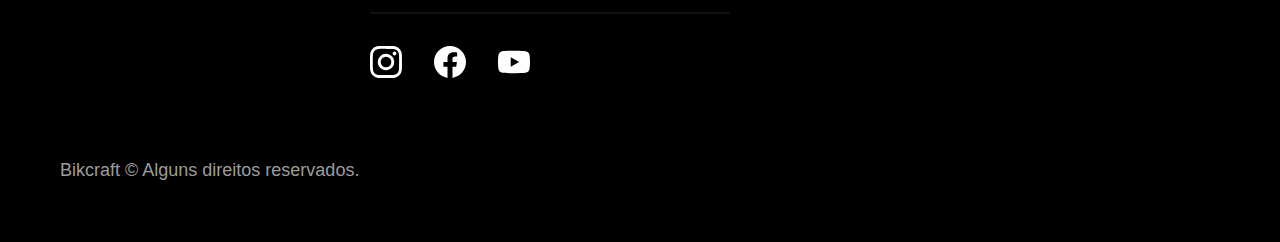
<file: bikcraft/orcamento.html>
<!DOCTYPE html>
<html lang="pt-br">

<head>
  <meta charset="UTF-8">
  <meta name="viewport" content="width=device-width, initial-scale=1.0">

  <title>Orçamento | Bikcraft</title>
  <meta name="description" content="Orçamento.">

  <link rel="preload" href="./css/style.css" as="style">
      <link rel="preload" href="./css/style.css">
    <link rel="stylesheet" href="./css/style.css"></head>

<body id="orcamento">
  <header class="header-bg">
    <div class="header container">
      <a href="./">
        <img src="./img/bikcraft.svg" alt="Bikcraft">
      </a>

      <nav aria-label="primaria">
        <ul class="header-menu font-1-m cor-0">
          <li><a href="./bicicletas.html">Bicicletas</a></li>
          <li><a href="./seguros.html">Seguros</a></li>
          <li><a href="./contato.html">Contato</a></li>
        </ul>
      </nav>
    </div>
  </header>

  <main>
    <div class="titulo-bg">
      <div class="titulo container">
        <p class="font-2-l-b cor-5">Cotações no seu email</p>
        <h1 class="font-1-xxl cor-0">solicite um orçamento<span class="cor-p1">.</span></h1>
      </div>
    </div>

    <form class="orcamento container" action="./orcamento.html">
      <div class="orcamento-produto">
        <h2 class="font-1-xs cor-5">Bikcraft ou Seguro?</h2>

        <input type="radio" name="tipo" value="bikcraft" id="bikcraft">
        <label for="bikcraft">Bikcraft</label>

        <input type="radio" name="tipo" value="seguro" id="seguro">
        <label for="seguro">Seguro</label>

        <div class="orcamento-conteudo" id="orcamento-bikcraft">
          <h2 class="font-1-xs cor-5">Escolha a sua</h2>

          <input type="radio" name="produto" value="nimbus" id="nimbus">
          <label for="nimbus">Nimbus Stark <span>R$ 4999</span></label>
          <div class="orcamento-detalhes">
            <ul class="font-1-xs cor-8">
              <li><img src="./img/icones/eletrica.svg" alt=""> Motor Elétrico</li>
              <li><img src="./img/icones/carbono.svg" alt=""> Fibra de Carbono</li>
              <li><img src="./img/icones/velocidade.svg" alt=""> 50 km/h</li>
              <li><img src="./img/icones/rastreador.svg" alt=""> Rastreador</li>
            </ul>
            <img src="./img/bicicletas/nimbus.jpg" alt="Bicicleta preta">
          </div>

          <input type="radio" name="produto" value="magic" id="magic">
          <label for="magic">Magic Might <span>R$ 2499</span></label>
          <div class="orcamento-detalhes">
            <ul class="font-1-xs cor-8">
              <li><img src="./img/icones/eletrica.svg" alt=""> Motor Elétrico</li>
              <li><img src="./img/icones/carbono.svg" alt=""> Fibra de Carbono</li>
              <li><img src="./img/icones/velocidade.svg" alt=""> 45 km/h</li>
              <li><img src="./img/icones/rastreador.svg" alt=""> Rastreador</li>
            </ul>
            <img src="./img/bicicletas/magic.jpg" alt="Bicicleta preta">
          </div>

          <input type="radio" name="produto" value="nebula" id="nebula">
          <label for="nebula">Nebula Cosmic <span>R$ 3999</span></label>
          <div class="orcamento-detalhes">
            <ul class="font-1-xs cor-8">
              <li><img src="./img/icones/eletrica.svg" alt=""> Motor Elétrico</li>
              <li><img src="./img/icones/carbono.svg" alt=""> Fibra de Carbono</li>
              <li><img src="./img/icones/velocidade.svg" alt=""> 40 km/h</li>
              <li><img src="./img/icones/rastreador.svg" alt=""> Rastreador</li>
            </ul>
            <img src="./img/bicicletas/nebula.jpg" alt="Bicicleta branca">
          </div>

        </div>

        <div class="orcamento-conteudo" id="orcamento-seguro">
          <h2 class="font-1-xs cor-5">Escolha o plano</h2>

          <input type="radio" name="produto" value="prata" id="prata">
          <label for="prata">Prata <span>R$ 199</span></label>

          <input type="radio" name="produto" value="ouro" id="ouro">
          <label for="ouro">Ouro <span>R$ 299</span></label>
        </div>
      </div>
      <div class="orcamento-dados form">
        <h2 class="font-1-xs cor-9 col-2">dados pessoais</h2>
        <div>
          <label for="nome">Nome</label>
          <input type="text" id="nome" name="nome">
        </div>
        <div>
          <label for="sobrenome">Sobrenome</label>
          <input type="text" id="sobrenome" name="sobrenome">
        </div>
        <div class="col-2">
          <label for="cpf">CPF</label>
          <input type="text" id="cpf" name="cpf" placeholder="000.000.000-00">
        </div>
        <div class="col-2">
          <label for="email">Email</label>
          <input type="email" id="email" name="email">
        </div>
        <h2 class="font-1-xs cor-9 col-2">entrega</h2>
        <div>
          <label for="cep">CEP</label>
          <input type="text" id="cep" name="cep">
        </div>
        <div>
          <label for="numero">Número</label>
          <input type="text" id="numero" name="numero">
        </div>
        <div>
          <label for="logradouro">Logradouro</label>
          <input type="text" id="logradouro" name="logradouro">
        </div>
        <div>
          <label for="bairro">Bairro</label>
          <input type="text" id="bairro" name="bairro">
        </div>
        <div>
          <label for="cidade">Cidade</label>
          <input type="text" id="cidade" name="cidade">
        </div>
        <div>
          <label for="estado">Estado</label>
          <input type="text" id="estado" name="estado">
        </div>
        <button class="botao col-2">Solicitar Orçamento</button>
      </div>
    </form>
  </main>

  <footer class="footer-bg">
    <div class="footer container">
      <img src="./img/bikcraft.svg" alt="Bikcraft">
      <div class="footer-contato">
        <h3 class="font-2-l-b cor-0">Contato</h3>
        <ul class="font-2-m cor-5">
          <li><a href="tel:+552199999999">+55 21 9999-9999</a></li>
          <li><a href="mailto:contato@bikcraft.com">contato@bikcraft.com</a></li>
          <li>Rua Ali Perto, 42 - Botafogo</li>
          <li>Rio de Janeiro - RJ</li>
        </ul>
        <div class="footer-redes">
          <a href="./">
            <img src="./img/redes/instagram.svg" alt="Instagram">
          </a>
          <a href="./">
            <img src="./img/redes/facebook.svg" alt="Facebook">
          </a>
          <a href="./">
            <img src="./img/redes/youtube.svg" alt="Youtube">
          </a>
        </div>
      </div>
      <div class="footer-informacoes">
        <h3 class="font-2-l-b cor-0">Informações</h3>
        <nav>
          <ul class="font-1-m cor-5">
            <li><a href="./bicicletas.html">Bicicletas</a></li>
            <li><a href="./seguros.html">Seguros</a></li>
            <li><a href="./contato.html">Contato</a></li>
            <li><a href="./termos.html">Termos e Condições</a></li>
          </ul>
        </nav>
      </div>
      <p class="footer-copy font-2-m cor-6">Bikcraft © Alguns direitos reservados.</p>
    </div>
  </footer>
</body>

</html>
</file>
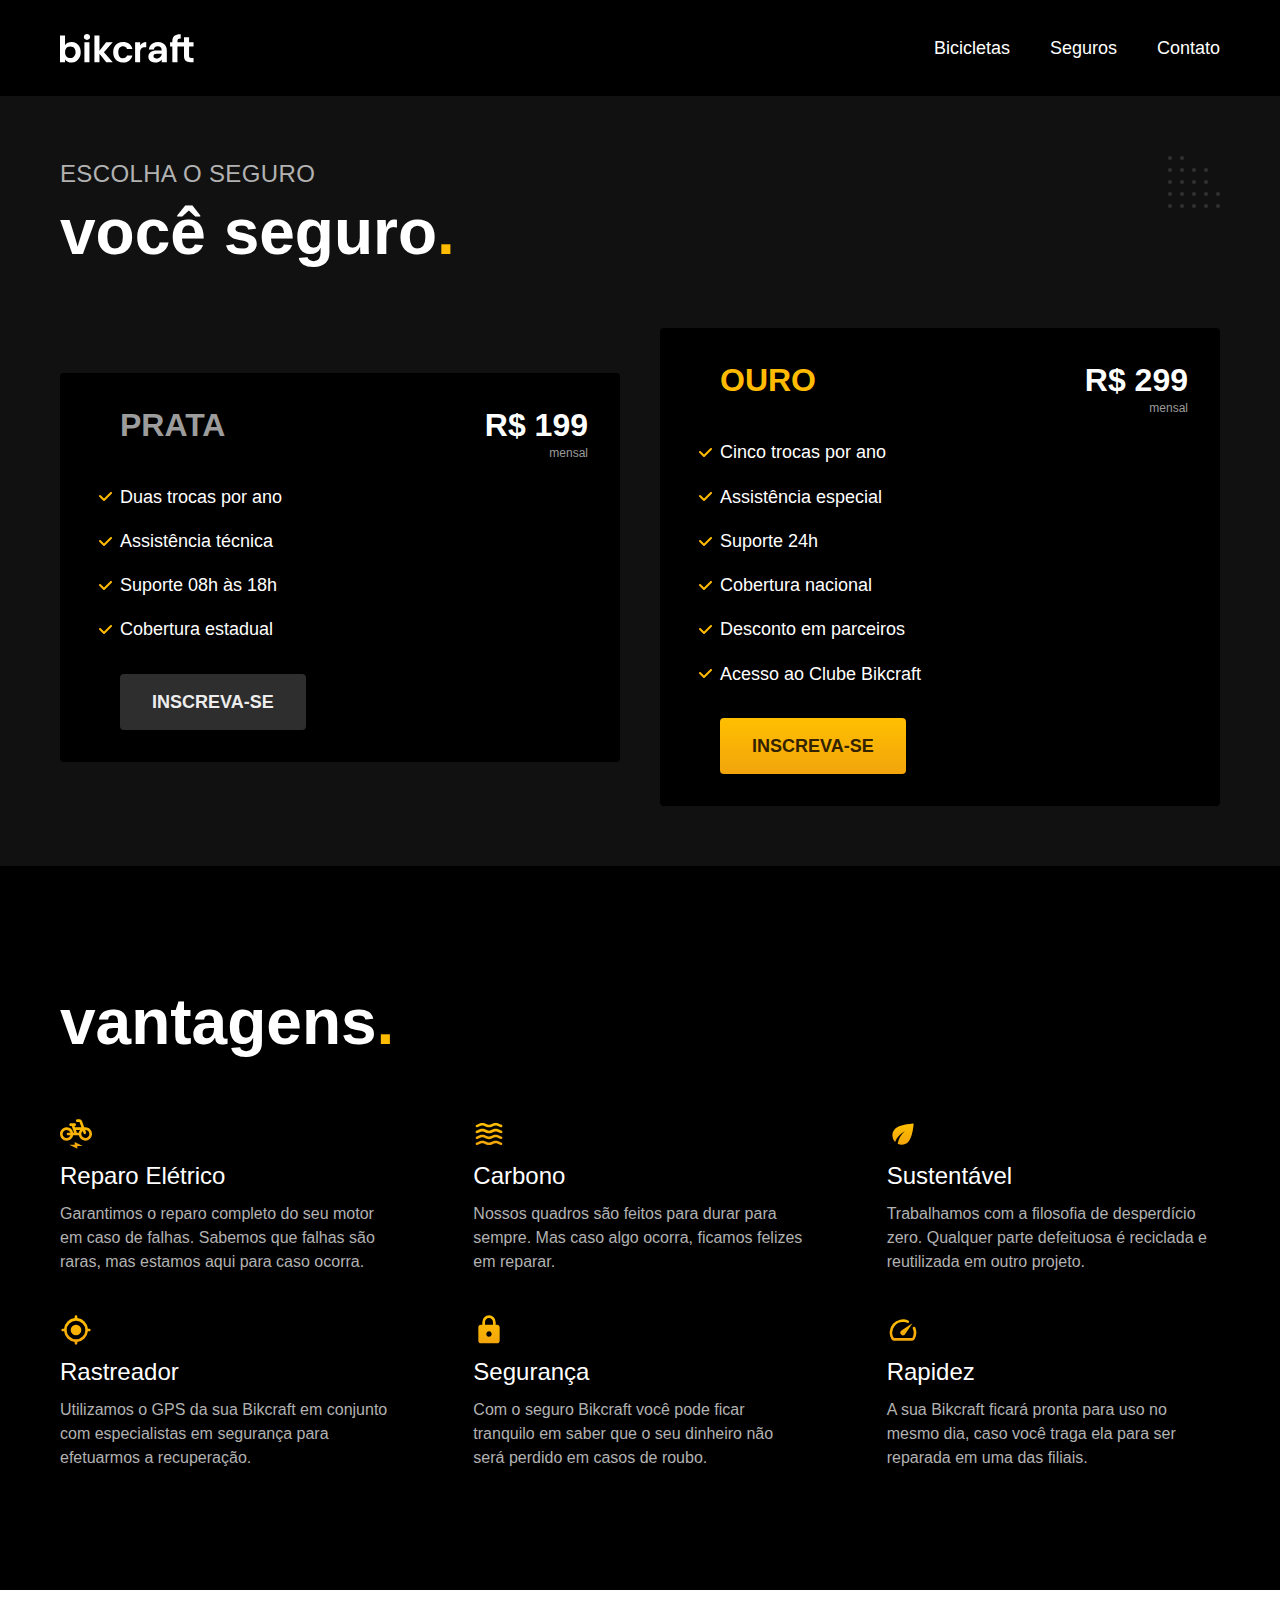
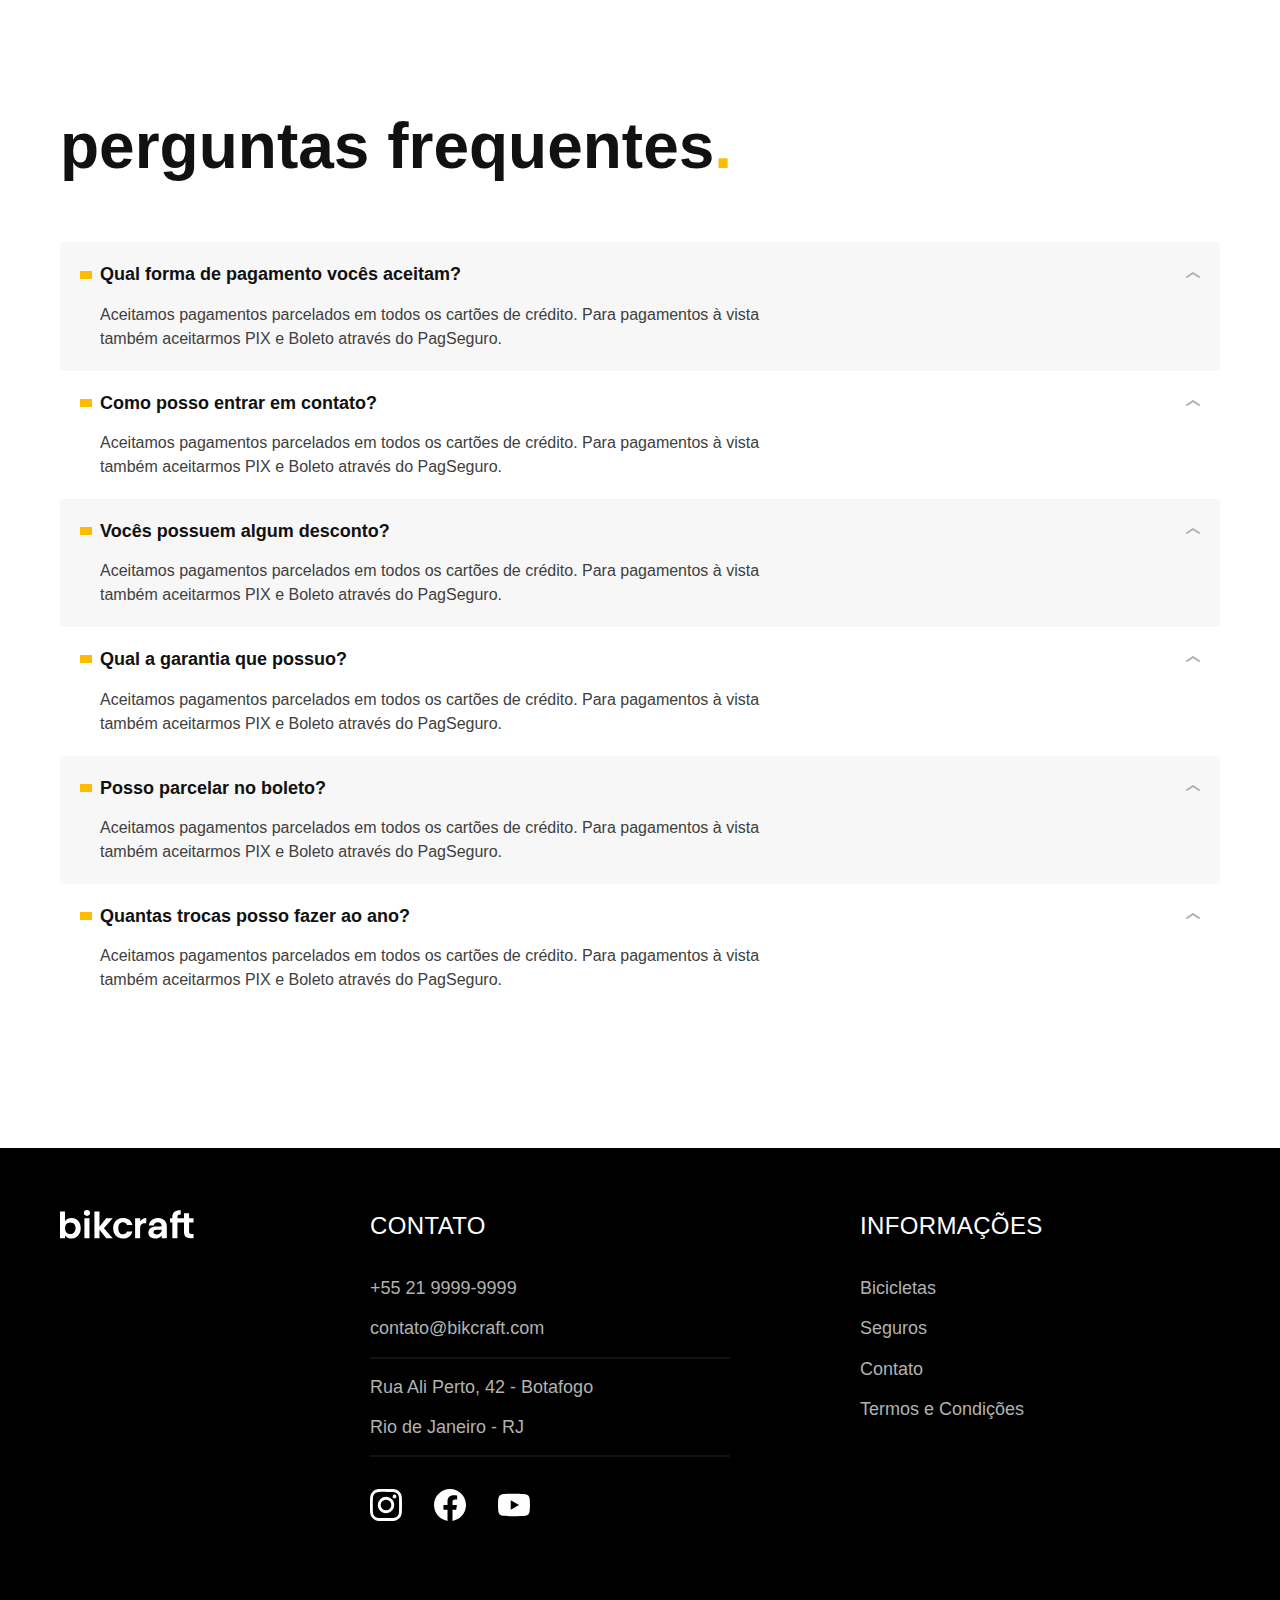
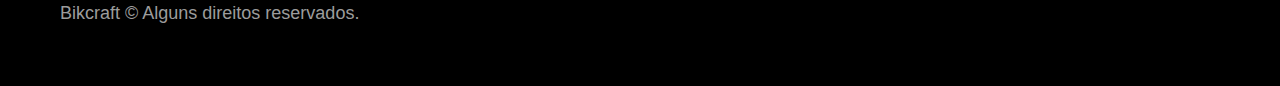
<file: bikcraft/seguros.html>
<!DOCTYPE html>
<html lang="pt-br">

<head>
  <meta charset="UTF-8">
  <meta name="viewport" content="width=device-width, initial-scale=1.0">

  <title>Seguros | Bikcraft</title>
  <meta name="description" content="Seguros.">

  <link rel="preload" href="./css/style.css" as="style">
      <link rel="preload" href="./css/style.css">
    <link rel="stylesheet" href="./css/style.css"></head>

<body id="seguros">
  <header class="header-bg">
    <div class="header container">
      <a href="./">
        <img src="./img/bikcraft.svg" alt="Bikcraft">
      </a>

      <nav aria-label="primaria">
        <ul class="header-menu font-1-m cor-0">
          <li><a href="./bicicletas.html">Bicicletas</a></li>
          <li><a href="./seguros.html">Seguros</a></li>
          <li><a href="./contato.html">Contato</a></li>
        </ul>
      </nav>
    </div>
  </header>

  <main class="seguros-bg">
    <div class="titulo-bg">
      <div class="titulo container">
        <p class="font-2-l-b cor-5">Escolha o seguro</p>
        <h1 class="font-1-xxl cor-0">você seguro<span class="cor-p1">.</span></h1>
      </div>
    </div>

    <div class="seguros container">

      <div class="seguros-item">
        <h3 class="font-1-xl cor-6">PRATA</h3>
        <span class="font-1-xl cor-0">R$ 199 <span class="font-1-xs cor-6">mensal</span></span>
        <ul class="font-2-m cor-0">
          <li>Duas trocas por ano</li>
          <li>Assistência técnica</li>
          <li>Suporte 08h às 18h</li>
          <li>Cobertura estadual</li>
        </ul>
        <a class="botao secundario" href="./orcamento.html">Inscreva-se</a>
      </div>

      <div class="seguros-item">
        <h3 class="font-1-xl cor-p1">OURO</h3>
        <span class="font-1-xl cor-0">R$ 299 <span class="font-1-xs cor-6">mensal</span></span>
        <ul class="font-2-m cor-0">
          <li>Cinco trocas por ano</li>
          <li>Assistência especial</li>
          <li>Suporte 24h</li>
          <li>Cobertura nacional</li>
          <li>Desconto em parceiros</li>
          <li>Acesso ao Clube Bikcraft</li>
        </ul>
        <a class="botao" href="./orcamento.html">Inscreva-se</a>
      </div>
    </div>
  </main>

  <article class="vantagens-bg">
    <div class="vantagens container">
      <h2 class="font-1-xxl cor-0">vantagens<span class="cor-p1">.</span></h2>
      <ul>
        <li>
          <img src="./img/icones/eletrica.svg" alt="">
          <h3 class="font-1-l cor-0">Reparo Elétrico</h3>
          <p class="font-2-s cor-5">Garantimos o reparo completo do seu motor em caso de falhas. Sabemos que falhas são raras, mas estamos aqui para caso ocorra.</p>
        </li>
        <li>
          <img src="./img/icones/carbono.svg" alt="">
          <h3 class="font-1-l cor-0">Carbono</h3>
          <p class="font-2-s cor-5">Nossos quadros são feitos para durar para sempre. Mas caso algo ocorra, ficamos felizes em reparar.</p>
        </li>
        <li>
          <img src="./img/icones/sustentavel.svg" alt="">
          <h3 class="font-1-l cor-0">Sustentável</h3>
          <p class="font-2-s cor-5">Trabalhamos com a filosofia de desperdício zero. Qualquer parte defeituosa é reciclada e reutilizada em outro projeto.</p>
        </li>
        <li>
          <img src="./img/icones/rastreador.svg" alt="">
          <h3 class="font-1-l cor-0">Rastreador</h3>
          <p class="font-2-s cor-5">Utilizamos o GPS da sua Bikcraft em conjunto com especialistas em segurança para efetuarmos a recuperação.</p>
        </li>
        <li>
          <img src="./img/icones/seguro.svg" alt="">
          <h3 class="font-1-l cor-0">Segurança</h3>
          <p class="font-2-s cor-5">Com o seguro Bikcraft você pode ficar tranquilo em saber que o seu dinheiro não será perdido em casos de roubo.</p>
        </li>
        <li>
          <img src="./img/icones/velocidade.svg" alt="">
          <h3 class="font-1-l cor-0">Rapidez</h3>
          <p class="font-2-s cor-5">A sua Bikcraft ficará pronta para uso no mesmo dia, caso você traga ela para ser reparada em uma das filiais.</p>
        </li>
      </ul>
    </div>
  </article>

  <article class="perguntas container">
    <h2 class="font-1-xxl">perguntas frequentes<span class="cor-p1">.</span></h2>

    <dl>
      <div>
        <dt class="font-1-m-b">Qual forma de pagamento vocês aceitam?</dt>
        <dd class="font-2-s cor-9">Aceitamos pagamentos parcelados em todos os cartões de crédito. Para pagamentos à vista também aceitarmos PIX e Boleto através do PagSeguro.</dd>
      </div>
      <div>
        <dt class="font-1-m-b">Como posso entrar em contato?</dt>
        <dd class="font-2-s cor-9">Aceitamos pagamentos parcelados em todos os cartões de crédito. Para pagamentos à vista também aceitarmos PIX e Boleto através do PagSeguro.</dd>
      </div>
      <div>
        <dt class="font-1-m-b">Vocês possuem algum desconto?</dt>
        <dd class="font-2-s cor-9">Aceitamos pagamentos parcelados em todos os cartões de crédito. Para pagamentos à vista também aceitarmos PIX e Boleto através do PagSeguro.</dd>
      </div>
      <div>
        <dt class="font-1-m-b">Qual a garantia que possuo?</dt>
        <dd class="font-2-s cor-9">Aceitamos pagamentos parcelados em todos os cartões de crédito. Para pagamentos à vista também aceitarmos PIX e Boleto através do PagSeguro.</dd>
      </div>
      <div>
        <dt class="font-1-m-b">Posso parcelar no boleto?</dt>
        <dd class="font-2-s cor-9">Aceitamos pagamentos parcelados em todos os cartões de crédito. Para pagamentos à vista também aceitarmos PIX e Boleto através do PagSeguro.</dd>
      </div>
      <div>
        <dt class="font-1-m-b">Quantas trocas posso fazer ao ano?</dt>
        <dd class="font-2-s cor-9">Aceitamos pagamentos parcelados em todos os cartões de crédito. Para pagamentos à vista também aceitarmos PIX e Boleto através do PagSeguro.</dd>
      </div>
    </dl>
  </article>

  <footer class="footer-bg">
    <div class="footer container">
      <img src="./img/bikcraft.svg" alt="Bikcraft">
      <div class="footer-contato">
        <h3 class="font-2-l-b cor-0">Contato</h3>
        <ul class="font-2-m cor-5">
          <li><a href="tel:+552199999999">+55 21 9999-9999</a></li>
          <li><a href="mailto:contato@bikcraft.com">contato@bikcraft.com</a></li>
          <li>Rua Ali Perto, 42 - Botafogo</li>
          <li>Rio de Janeiro - RJ</li>
        </ul>
        <div class="footer-redes">
          <a href="./">
            <img src="./img/redes/instagram.svg" alt="Instagram">
          </a>
          <a href="./">
            <img src="./img/redes/facebook.svg" alt="Facebook">
          </a>
          <a href="./">
            <img src="./img/redes/youtube.svg" alt="Youtube">
          </a>
        </div>
      </div>
      <div class="footer-informacoes">
        <h3 class="font-2-l-b cor-0">Informações</h3>
        <nav>
          <ul class="font-1-m cor-5">
            <li><a href="./bicicletas.html">Bicicletas</a></li>
            <li><a href="./seguros.html">Seguros</a></li>
            <li><a href="./contato.html">Contato</a></li>
            <li><a href="./termos.html">Termos e Condições</a></li>
          </ul>
        </nav>
      </div>
      <p class="footer-copy font-2-m cor-6">Bikcraft © Alguns direitos reservados.</p>
    </div>
  </footer>
</body>

</html>
</file>
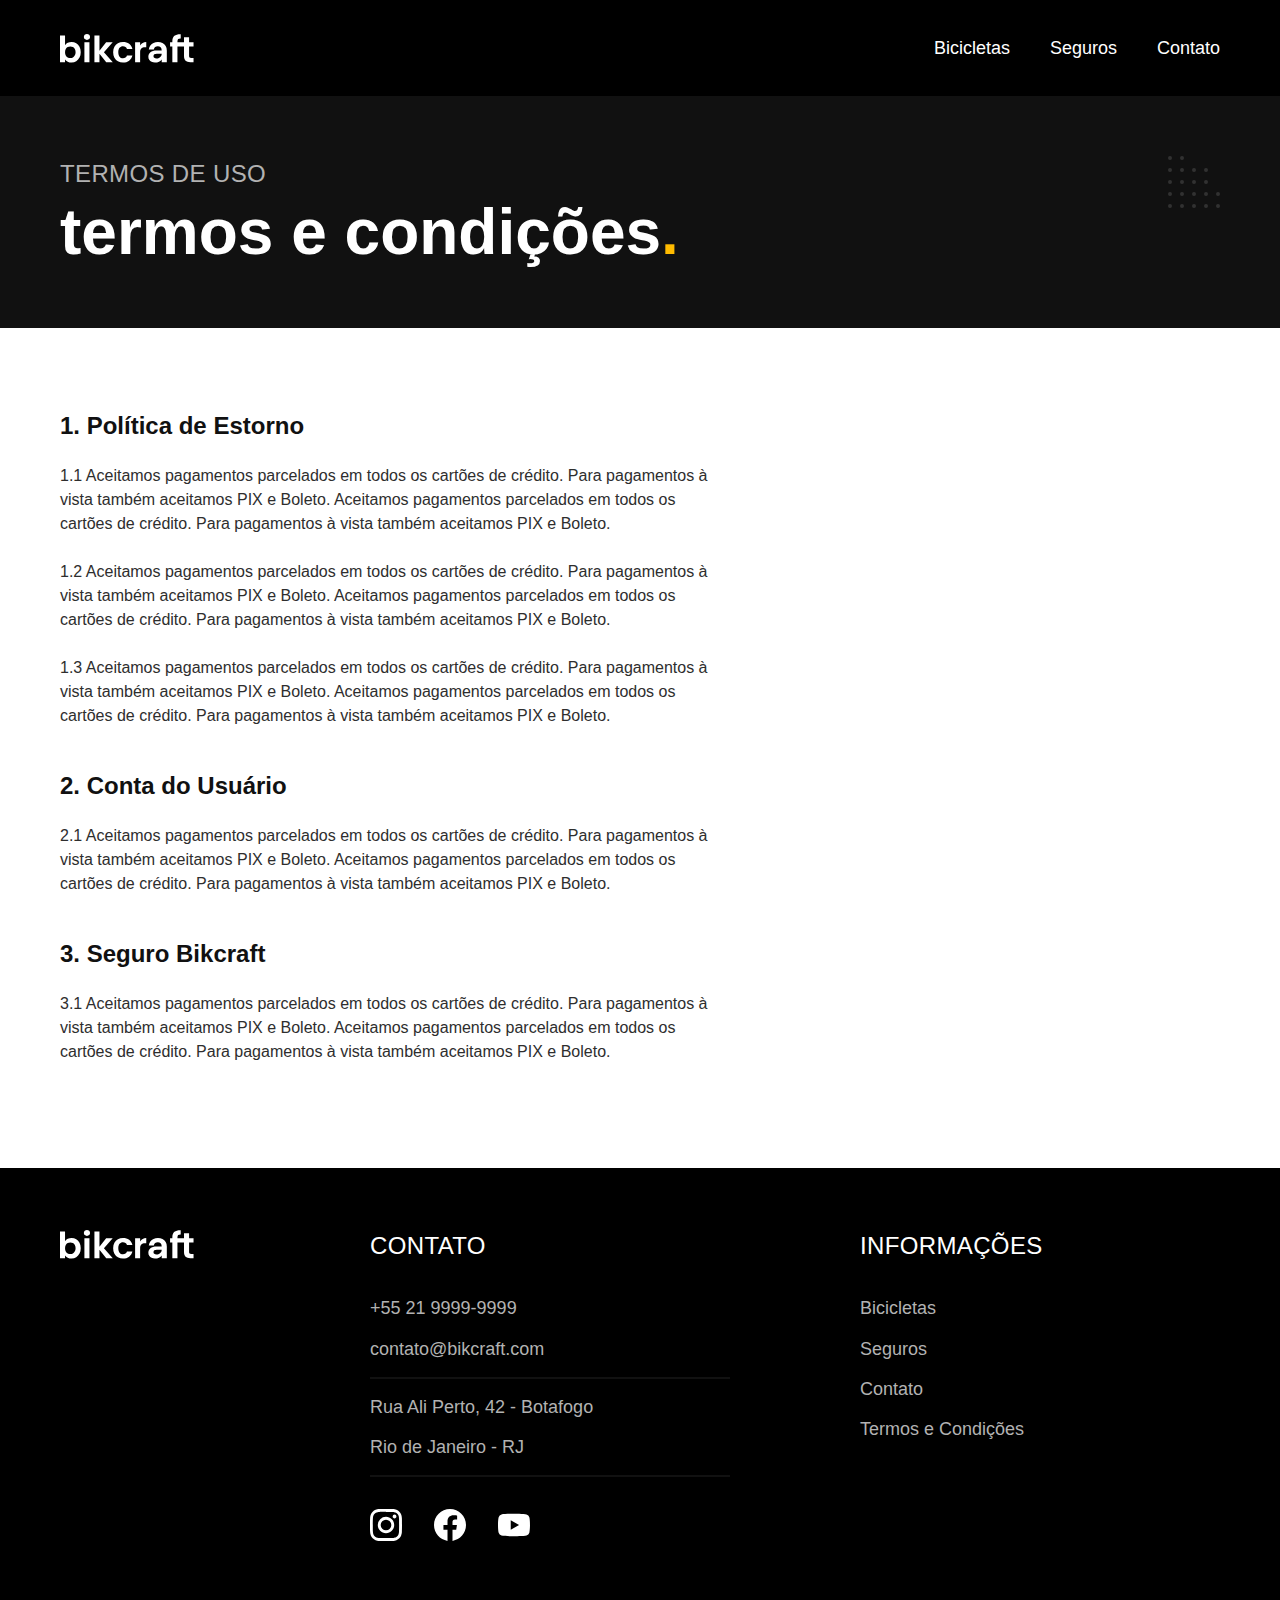
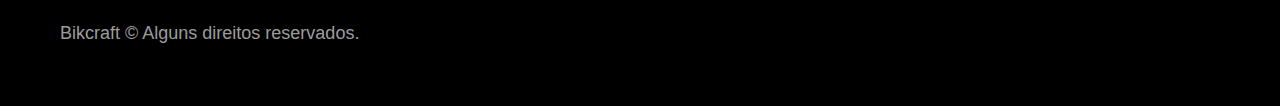
<file: bikcraft/termos.html>
<!DOCTYPE html>
<html lang="pt-br">

<head>
  <meta charset="UTF-8">
  <meta name="viewport" content="width=device-width, initial-scale=1.0">

  <title>Termos e Condições | Bikcraft</title>
  <meta name="description" content="Termos e condições.">

  <link rel="preload" href="./css/style.css" as="style">
      <link rel="preload" href="./css/style.css">
    <link rel="stylesheet" href="./css/style.css"></head>

<body id="termos">
  <header class="header-bg">
    <div class="header container">
      <a href="./">
        <img src="./img/bikcraft.svg" alt="Bikcraft">
      </a>

      <nav aria-label="primaria">
        <ul class="header-menu font-1-m cor-0">
          <li><a href="./bicicletas.html">Bicicletas</a></li>
          <li><a href="./seguros.html">Seguros</a></li>
          <li><a href="./contato.html">Contato</a></li>
        </ul>
      </nav>
    </div>
  </header>

  <main>
    <div class="titulo-bg">
      <div class="titulo container">
        <p class="font-2-l-b cor-5">Termos de uso</p>
        <h1 class="font-1-xxl cor-0">termos e condições<span class="cor-p1">.</span></h1>
      </div>
    </div>

    <div class="termos font-2-s cor-10 container">
      <h2 class="font-1-l cor-11">1. Política de Estorno</h2>
      <p>1.1 Aceitamos pagamentos parcelados em todos os cartões de crédito. Para pagamentos à vista também aceitamos PIX e Boleto. Aceitamos pagamentos parcelados em todos os cartões de crédito. Para pagamentos à vista também aceitamos PIX e Boleto.</p>
      <p>1.2 Aceitamos pagamentos parcelados em todos os cartões de crédito. Para pagamentos à vista também aceitamos PIX e Boleto. Aceitamos pagamentos parcelados em todos os cartões de crédito. Para pagamentos à vista também aceitamos PIX e Boleto.</p>
      <p>1.3 Aceitamos pagamentos parcelados em todos os cartões de crédito. Para pagamentos à vista também aceitamos PIX e Boleto. Aceitamos pagamentos parcelados em todos os cartões de crédito. Para pagamentos à vista também aceitamos PIX e Boleto.</p>
      <h2 class="font-1-l cor-11">2. Conta do Usuário</h2>
      <p>2.1 Aceitamos pagamentos parcelados em todos os cartões de crédito. Para pagamentos à vista também aceitamos PIX e Boleto. Aceitamos pagamentos parcelados em todos os cartões de crédito. Para pagamentos à vista também aceitamos PIX e Boleto.</p>
      <h2 class="font-1-l cor-11">3. Seguro Bikcraft</h2>
      <p>3.1 Aceitamos pagamentos parcelados em todos os cartões de crédito. Para pagamentos à vista também aceitamos PIX e Boleto. Aceitamos pagamentos parcelados em todos os cartões de crédito. Para pagamentos à vista também aceitamos PIX e Boleto.</p>
    </div>
  </main>

  <footer class="footer-bg">
    <div class="footer container">
      <img src="./img/bikcraft.svg" alt="Bikcraft">
      <div class="footer-contato">
        <h3 class="font-2-l-b cor-0">Contato</h3>
        <ul class="font-2-m cor-5">
          <li><a href="tel:+552199999999">+55 21 9999-9999</a></li>
          <li><a href="mailto:contato@bikcraft.com">contato@bikcraft.com</a></li>
          <li>Rua Ali Perto, 42 - Botafogo</li>
          <li>Rio de Janeiro - RJ</li>
        </ul>
        <div class="footer-redes">
          <a href="./">
            <img src="./img/redes/instagram.svg" alt="Instagram">
          </a>
          <a href="./">
            <img src="./img/redes/facebook.svg" alt="Facebook">
          </a>
          <a href="./">
            <img src="./img/redes/youtube.svg" alt="Youtube">
          </a>
        </div>
      </div>
      <div class="footer-informacoes">
        <h3 class="font-2-l-b cor-0">Informações</h3>
        <nav>
          <ul class="font-1-m cor-5">
            <li><a href="./bicicletas.html">Bicicletas</a></li>
            <li><a href="./seguros.html">Seguros</a></li>
            <li><a href="./contato.html">Contato</a></li>
            <li><a href="./termos.html">Termos e Condições</a></li>
          </ul>
        </nav>
      </div>
      <p class="footer-copy font-2-m cor-6">Bikcraft © Alguns direitos reservados.</p>
    </div>
  </footer>
</body>

</html>
</file>
<file: css/style.css>
@import "./global/global.css";
@import "./utilidades/tipografia.css";
@import "./utilidades/cores.css";

@import "./global/header.css";
@import "./global/footer.css";

/* Utilidades */
@import "./utilidades/componentes.css";
@import "./utilidades/formulario.css";

/* Home */
@import "./home/instroducao.css";
@import "./home/tecnologia.css";
@import "./home/parceiros.css";
@import "./home/depoimento.css";

/* Bicicletas */
@import "./bicicletas/bicicletas-lista.css";
@import "./bicicletas/bicicletas.css";

/* Bicicleta */
@import "./bicicleta/bicicleta.css";
@import "./bicicleta/seguro.css";

/* Seguros */
@import "./seguros/seguros.css";
@import "./seguros/vantagens.css";
@import "./seguros/perguntas.css";

/* Contato */
@import "./contato/contato.css";
@import "./contato/lojas.css";

/* Orçamento */
@import "./orcamento/orcamento.css";

/* Termos */
@import "./termos/termos.css";
</file>
<file: bikcraft/css/style.css>
@import "./global/global.css";
@import "./utilidades/tipografia.css";
@import "./utilidades/cores.css";

@import "./global/header.css";
@import "./global/footer.css";

/* Utilidades */
@import "./utilidades/componentes.css";
@import "./utilidades/formulario.css";

/* Home */
@import "./home/introducao.css";
@import "./home/tecnologia.css";
@import "./home/parceiros.css";
@import "./home/depoimento.css";

/* Bicicletas */
@import "./bicicletas/bicicletas-lista.css";
@import "./bicicletas/bicicletas.css";

/* Bicicleta */
@import "./bicicleta/bicicleta.css";
@import "./bicicleta/seguro.css";

/* Seguros */
@import "./seguros/seguros.css";
@import "./seguros/vantagens.css";
@import "./seguros/perguntas.css";

/* Contato */
@import "./contato/contato.css";
@import "./contato/lojas.css";

/* Contato */
@import "./orcamento/orcamento.css";

/* Termos */
@import "./termos/termos.css";
</file>
